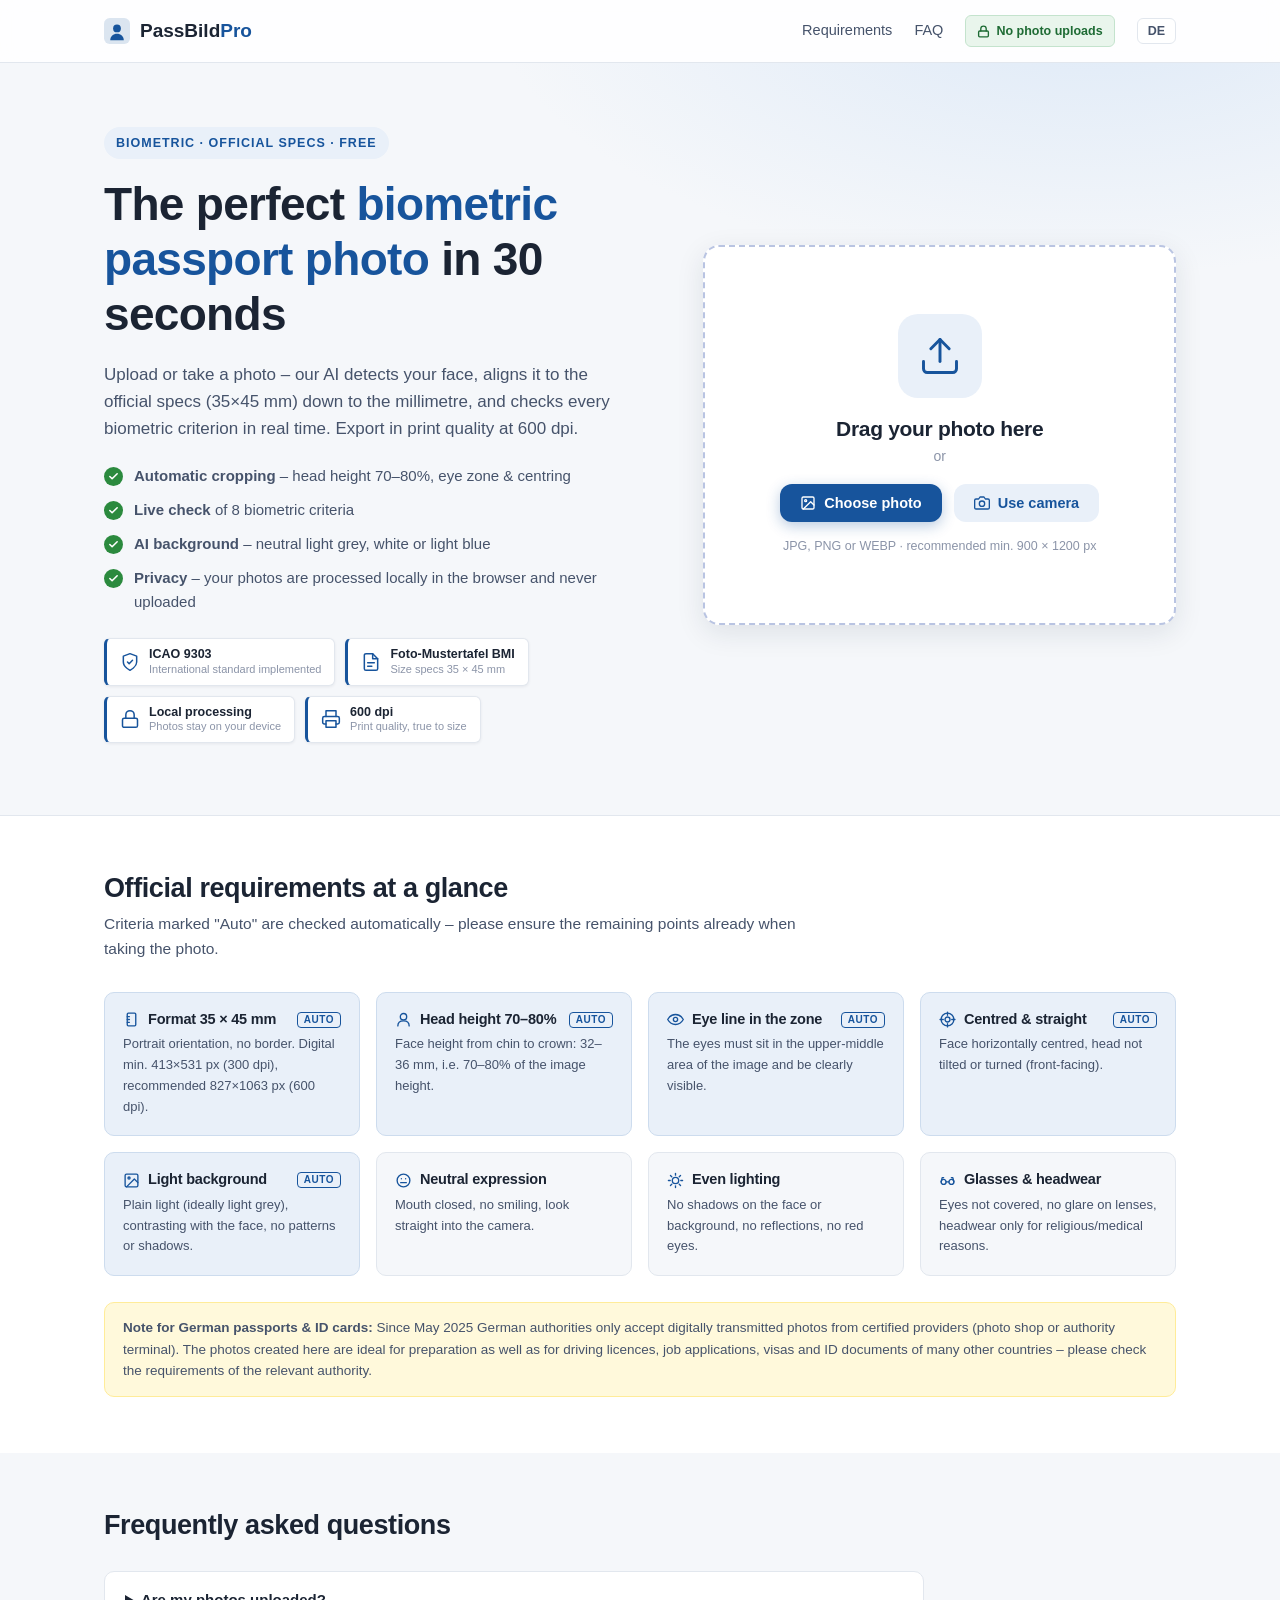
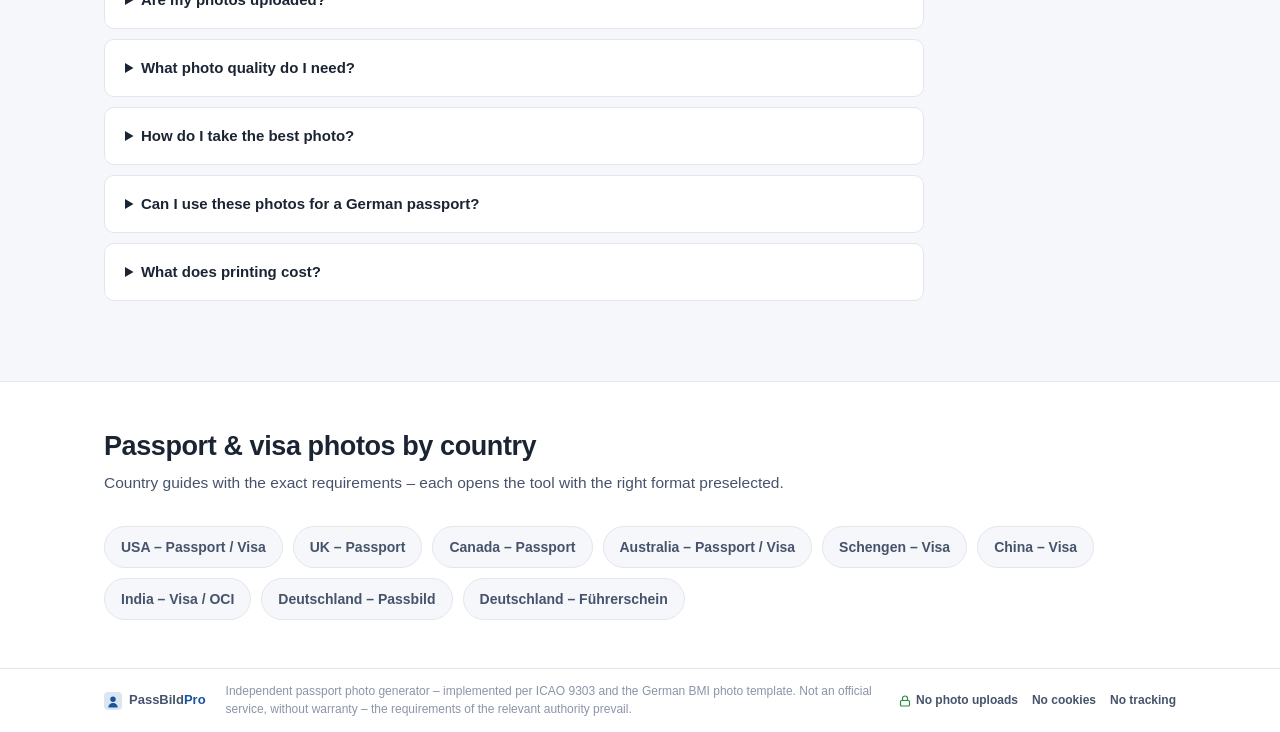
<file: index.html>
<!DOCTYPE html>
<html lang="de">
<head>
  <meta charset="UTF-8" />
  <meta name="viewport" content="width=device-width, initial-scale=1.0" />
  <title>PassBild Pro – Biometrische Passfotos online erstellen</title>
  <meta name="description" content="Erstellen Sie in Sekunden ein perfektes biometrisches Passbild (35×45 mm) mit automatischer KI-Gesichtserkennung, Live-Prüfung nach amtlichen Vorgaben und 600-dpi-Export – kostenlos und 100 % im Browser." />
  <meta property="og:title" content="PassBild Pro – Biometrische Passfotos online" />
  <meta property="og:description" content="Foto hochladen, KI richtet es biometrisch aus, Vorgaben werden live geprüft – Download in Druckqualität." />
  <meta property="og:type" content="website" />
  <link rel="icon" href="data:image/svg+xml,%3Csvg xmlns='http://www.w3.org/2000/svg' viewBox='0 0 100 100'%3E%3Crect width='100' height='100' rx='20' fill='%233b5bdb'/%3E%3Ccircle cx='50' cy='40' r='16' fill='white'/%3E%3Cpath d='M22 88c0-16 12.5-26 28-26s28 10 28 26' fill='white'/%3E%3C/svg%3E" />
  <link rel="stylesheet" href="css/style.css?v=7" />
</head>
<body>

  <header class="site-header">
    <div class="container header-inner">
      <div class="brand">
        <div class="brand-icon" aria-hidden="true">
          <svg viewBox="0 0 100 100" width="26" height="26"><rect width="100" height="100" rx="22" fill="currentColor" opacity="0.15"/><circle cx="50" cy="40" r="15" fill="currentColor"/><path d="M24 86c0-15 12-25 26-25s26 10 26 25" fill="currentColor"/></svg>
        </div>
        <span class="brand-name">PassBild<span class="brand-accent">Pro</span></span>
      </div>
      <nav class="header-nav">
        <a href="#anforderungen" data-en="Requirements">Anforderungen</a>
        <a href="#faq">FAQ</a>
        <span class="badge-privacy" title="Ihre Fotos verlassen niemals Ihr Gerät – die gesamte Bildverarbeitung läuft lokal im Browser.">
          <svg width="13" height="13" viewBox="0 0 24 24" fill="none" stroke="currentColor" stroke-width="2.5" stroke-linecap="round" stroke-linejoin="round"><rect x="3" y="11" width="18" height="11" rx="2"/><path d="M7 11V7a5 5 0 0 1 10 0v4"/></svg>
          <span data-en="No photo uploads">Keine Foto-Uploads</span>
        </span>
        <button class="lang-toggle" id="lang-toggle" type="button" aria-label="Switch to English">EN</button>
      </nav>
    </div>
  </header>

  <!-- ===================== HERO / UPLOAD ===================== -->
  <section class="hero" id="upload-section">
    <div class="container">
      <div class="hero-grid">
        <div class="hero-copy">
          <div class="hero-eyebrow" data-en="Biometric · Official specs · Free">Biometrisch · Amtliche Vorgaben · Kostenlos</div>
          <h1 data-en-html='The perfect <span class="grad-text">biometric passport photo</span> in 30 seconds'>Das perfekte <span class="grad-text">biometrische Passbild</span> in 30 Sekunden</h1>
          <p class="hero-sub" data-en="Upload or take a photo – our AI detects your face, aligns it to the official specs (35×45 mm) down to the millimetre, and checks every biometric criterion in real time. Export in print quality at 600 dpi.">
            Foto hochladen oder aufnehmen – unsere KI erkennt Ihr Gesicht, richtet es
            millimetergenau nach den amtlichen Vorgaben (35×45&nbsp;mm) aus und prüft
            alle biometrischen Kriterien in Echtzeit. Export in Druckqualität mit 600&nbsp;dpi.
          </p>
          <ul class="hero-points">
            <li data-en-html="<strong>Automatic cropping</strong> – head height 70–80%, eye zone &amp; centring"><strong>Automatischer Zuschnitt</strong> – Kopfhöhe 70–80&nbsp;%, Augenzone &amp; Zentrierung</li>
            <li data-en-html="<strong>Live check</strong> of 8 biometric criteria"><strong>Live-Prüfung</strong> von 8 biometrischen Kriterien</li>
            <li data-en-html="<strong>AI background</strong> – neutral light grey, white or light blue"><strong>KI-Hintergrund</strong> – neutral hellgrau, weiß oder hellblau</li>
            <li data-en-html="<strong>Privacy</strong> – your photos are processed locally in the browser and never uploaded"><strong>Datenschutz</strong> – Ihre Fotos werden lokal im Browser verarbeitet und nicht hochgeladen</li>
          </ul>
          <div class="trust-badges" aria-label="Qualitätsmerkmale">
            <span class="tbadge">
              <svg width="20" height="20" viewBox="0 0 24 24" fill="none" stroke="currentColor" stroke-width="1.8" stroke-linecap="round" stroke-linejoin="round"><path d="M12 22s8-4 8-10V5l-8-3-8 3v7c0 6 8 10 8 10z"/><polyline points="9 12 11 14 15 10"/></svg>
              <span class="tb-txt"><span class="tb-title">ICAO 9303</span><span class="tb-sub" data-en="International standard implemented">Internationaler Standard umgesetzt</span></span>
            </span>
            <span class="tbadge">
              <svg width="20" height="20" viewBox="0 0 24 24" fill="none" stroke="currentColor" stroke-width="1.8" stroke-linecap="round" stroke-linejoin="round"><path d="M14 2H6a2 2 0 0 0-2 2v16a2 2 0 0 0 2 2h12a2 2 0 0 0 2-2V8z"/><polyline points="14 2 14 8 20 8"/><line x1="8" y1="13" x2="16" y2="13"/><line x1="8" y1="17" x2="13" y2="17"/></svg>
              <span class="tb-txt"><span class="tb-title">Foto-Mustertafel BMI</span><span class="tb-sub" data-en="Size specs 35 × 45 mm">Maßvorgaben 35 × 45 mm</span></span>
            </span>
            <span class="tbadge">
              <svg width="20" height="20" viewBox="0 0 24 24" fill="none" stroke="currentColor" stroke-width="1.8" stroke-linecap="round" stroke-linejoin="round"><rect x="3" y="11" width="18" height="11" rx="2"/><path d="M7 11V7a5 5 0 0 1 10 0v4"/></svg>
              <span class="tb-txt"><span class="tb-title" data-en="Local processing">Lokale Verarbeitung</span><span class="tb-sub" data-en="Photos stay on your device">Fotos bleiben auf Ihrem Gerät</span></span>
            </span>
            <span class="tbadge">
              <svg width="20" height="20" viewBox="0 0 24 24" fill="none" stroke="currentColor" stroke-width="1.8" stroke-linecap="round" stroke-linejoin="round"><polyline points="6 9 6 2 18 2 18 9"/><path d="M6 18H4a2 2 0 0 1-2-2v-5a2 2 0 0 1 2-2h16a2 2 0 0 1 2 2v5a2 2 0 0 1-2 2h-2"/><rect x="6" y="14" width="12" height="8"/></svg>
              <span class="tb-txt"><span class="tb-title">600 dpi</span><span class="tb-sub" data-en="Print quality, true to size">Druckqualität mit Maßhaltigkeit</span></span>
            </span>
          </div>
        </div>

        <div class="upload-card" id="dropzone" tabindex="0" role="button" aria-label="Foto hochladen">
          <input type="file" id="file-input" accept="image/jpeg,image/png,image/webp,image/heic" hidden />
          <div class="upload-inner">
            <div class="upload-icon">
              <svg width="44" height="44" viewBox="0 0 24 24" fill="none" stroke="currentColor" stroke-width="1.6" stroke-linecap="round" stroke-linejoin="round"><path d="M21 15v4a2 2 0 0 1-2 2H5a2 2 0 0 1-2-2v-4"/><polyline points="17 8 12 3 7 8"/><line x1="12" y1="3" x2="12" y2="15"/></svg>
            </div>
            <h2 data-en="Drag your photo here">Foto hierher ziehen</h2>
            <p data-en="or">oder</p>
            <div class="upload-buttons">
              <button class="btn btn-primary" id="btn-choose" type="button">
                <svg width="16" height="16" viewBox="0 0 24 24" fill="none" stroke="currentColor" stroke-width="2" stroke-linecap="round" stroke-linejoin="round"><rect x="3" y="3" width="18" height="18" rx="2"/><circle cx="8.5" cy="8.5" r="1.5"/><path d="M21 15l-5-5L5 21"/></svg>
                <span data-en="Choose photo">Foto auswählen</span>
              </button>
              <button class="btn btn-secondary" id="btn-camera" type="button">
                <svg width="16" height="16" viewBox="0 0 24 24" fill="none" stroke="currentColor" stroke-width="2" stroke-linecap="round" stroke-linejoin="round"><path d="M23 19a2 2 0 0 1-2 2H3a2 2 0 0 1-2-2V8a2 2 0 0 1 2-2h4l2-3h6l2 3h4a2 2 0 0 1 2 2z"/><circle cx="12" cy="13" r="4"/></svg>
                <span data-en="Use camera">Kamera nutzen</span>
              </button>
            </div>
            <p class="upload-hint" data-en-html="JPG, PNG or WEBP · recommended min. 900 × 1200 px">JPG, PNG oder WEBP · empfohlen mind. 900&nbsp;×&nbsp;1200&nbsp;px</p>
          </div>
          <div class="upload-loading" id="upload-loading" hidden>
            <div class="spinner"></div>
            <p id="loading-text">Bild wird analysiert …</p>
          </div>
        </div>
      </div>
    </div>
  </section>

  <!-- ===================== EDITOR ===================== -->
  <section class="editor-section" id="editor-section" hidden>
    <div class="container">
      <div class="section-head">
        <h2 data-en-html='<span class="step-num">2</span> Align &amp; check'><span class="step-num">2</span> Ausrichten &amp; prüfen</h2>
        <p data-en="The AI has positioned your photo automatically. Fine-tune by dragging, scrolling or using the sliders – the guide shows the allowed zones.">Die KI hat Ihr Foto automatisch positioniert. Feinjustierung per Ziehen, Mausrad oder Regler – die Schablone zeigt die zulässigen Zonen.</p>
      </div>

      <div class="editor-grid">
        <!-- Canvas / preview -->
        <div class="editor-canvas-col">
          <div class="canvas-frame">
            <canvas id="preview-canvas" width="700" height="900" aria-label="Passbild-Vorschau mit biometrischer Schablone"></canvas>
            <div class="canvas-legend">
              <span><i class="lg lg-eye"></i> <span data-en="Eye zone">Augenzone</span></span>
              <span><i class="lg lg-face"></i> <span data-en="Chin / crown">Kinn / Scheitel</span></span>
              <span><i class="lg lg-center"></i> <span data-en="Centre line">Mittelachse</span></span>
            </div>
          </div>
          <div class="canvas-toolbar">
            <button class="btn btn-ghost" id="btn-auto" type="button" title="Auto biometric alignment">
              <svg width="15" height="15" viewBox="0 0 24 24" fill="none" stroke="currentColor" stroke-width="2" stroke-linecap="round" stroke-linejoin="round"><path d="M12 2v4M12 18v4M2 12h4M18 12h4"/><circle cx="12" cy="12" r="4"/></svg>
              <span data-en="Auto-align">Auto-Ausrichtung</span>
            </button>
            <button class="btn btn-ghost" id="btn-overlay" type="button" aria-pressed="true">Schablone: an</button>
            <button class="btn btn-ghost" id="btn-new" type="button" data-en="Other photo">Anderes Foto</button>
          </div>
        </div>

        <!-- Controls -->
        <div class="editor-controls-col">

          <div class="panel">
            <h3 data-en="Format">Format</h3>
            <select id="format-select" class="select" aria-label="Dokumentformat wählen"></select>
            <p class="panel-hint" id="format-hint"></p>
          </div>

          <div class="panel">
            <h3 data-en="Fine-tuning">Feinjustierung</h3>
            <label class="slider-label" for="zoom-slider"><span data-en="Zoom">Zoom</span> <span id="zoom-value"></span></label>
            <input type="range" id="zoom-slider" min="0" max="100" value="50" step="0.5" />
            <label class="slider-label" for="rotate-slider"><span data-en="Rotation">Drehung</span> <span id="rotate-value">0°</span></label>
            <input type="range" id="rotate-slider" min="-10" max="10" value="0" step="0.2" />
            <p class="panel-hint" data-en="Tip: drag the image right in the preview, scroll to zoom.">Tipp: Bild direkt in der Vorschau verschieben, Mausrad zum Zoomen.</p>
          </div>

          <div class="panel">
            <h3><span data-en="Background">Hintergrund</span> <span class="tag-ki">KI</span></h3>
            <div class="bg-options" role="group" aria-label="Hintergrundfarbe">
              <button class="bg-chip bg-original active" id="bg-original" type="button" data-bg="original" title="Keep original">Original</button>
              <button class="bg-chip" type="button" data-bg="#f2f2f2" title="Light grey (official recommendation)"><span class="bg-dot" style="background:#f2f2f2"></span><span data-en="Light grey">Hellgrau</span></button>
              <button class="bg-chip" type="button" data-bg="#ffffff" title="White (e.g. US visa)"><span class="bg-dot" style="background:#ffffff"></span><span data-en="White">Weiß</span></button>
              <button class="bg-chip" type="button" data-bg="#dbe9f4" title="Light blue"><span class="bg-dot" style="background:#dbe9f4"></span><span data-en="Light blue">Hellblau</span></button>
            </div>
            <p class="panel-hint" id="bg-hint" data-en="Removes the background with AI right in your browser and replaces it with an officially acceptable, plain light surface. On first use the AI model is downloaded once (several MB) – your photo stays on your device.">Entfernt den Hintergrund per KI direkt im Browser und ersetzt ihn durch eine amtlich zulässige, einfarbig helle Fläche. Beim ersten Einsatz wird einmalig das KI-Modell heruntergeladen (mehrere MB) – Ihr Foto bleibt dabei auf Ihrem Gerät.</p>
            <div class="bg-progress" id="bg-progress" hidden><div class="spinner spinner-sm"></div><span data-en="AI model working …">KI-Modell arbeitet …</span></div>
          </div>

          <div class="panel panel-checks">
            <h3><span data-en="Biometric check">Biometrische Prüfung</span> <span class="score-badge" id="score-badge">–</span></h3>
            <ul class="check-list" id="check-list"></ul>
          </div>
        </div>
      </div>
    </div>
  </section>

  <!-- ===================== EXPORT ===================== -->
  <section class="export-section" id="export-section" hidden>
    <div class="container">
      <div class="section-head">
        <h2 data-en-html='<span class="step-num">3</span> Download'><span class="step-num">3</span> Herunterladen</h2>
        <p data-en="Export in print quality. The dpi value is embedded in the file so the image prints at exactly the right size.">Export in Druckqualität. Die dpi-Angabe wird in die Datei eingebettet, damit das Bild exakt in der richtigen Größe gedruckt wird.</p>
      </div>
      <div class="export-grid">
        <div class="export-card">
          <div class="export-thumb export-thumb-single" id="export-thumb-single"></div>
          <h3 data-en="Single photo">Einzelbild</h3>
          <p id="export-single-desc">35 × 45 mm · 827 × 1063 px · 600 dpi · JPG</p>
          <button class="btn btn-primary btn-block" id="btn-download-single" type="button">
            <svg width="16" height="16" viewBox="0 0 24 24" fill="none" stroke="currentColor" stroke-width="2" stroke-linecap="round" stroke-linejoin="round"><path d="M21 15v4a2 2 0 0 1-2 2H5a2 2 0 0 1-2-2v-4"/><polyline points="7 10 12 15 17 10"/><line x1="12" y1="15" x2="12" y2="3"/></svg>
            <span data-en="Download HD">HD herunterladen</span>
          </button>
        </div>
        <div class="export-card">
          <div class="export-thumb export-thumb-sheet" id="export-thumb-sheet"></div>
          <h3 data-en="Print sheet 10 × 15 cm">Druckbogen 10 × 15 cm</h3>
          <p>4 Passbilder mit Schnittmarken – im Drogeriemarkt oder Fotolabor als normales 10×15-Foto (ca. 0,10–0,25 €) ausdrucken lassen.</p>
          <button class="btn btn-secondary btn-block" id="btn-download-sheet" type="button">
            <svg width="16" height="16" viewBox="0 0 24 24" fill="none" stroke="currentColor" stroke-width="2" stroke-linecap="round" stroke-linejoin="round"><polyline points="6 9 6 2 18 2 18 9"/><path d="M6 18H4a2 2 0 0 1-2-2v-5a2 2 0 0 1 2-2h16a2 2 0 0 1 2 2v5a2 2 0 0 1-2 2h-2"/><rect x="6" y="14" width="12" height="8"/></svg>
            <span data-en="Download print sheet">Druckbogen herunterladen</span>
          </button>
        </div>
      </div>
      <p class="export-warning" id="export-warning" hidden></p>
    </div>
  </section>

  <!-- ===================== REQUIREMENTS ===================== -->
  <section class="req-section" id="anforderungen">
    <div class="container">
      <div class="section-head">
        <h2 data-en="Official requirements at a glance">Amtliche Anforderungen im Überblick</h2>
        <p data-en="Criteria marked &quot;Auto&quot; are checked automatically – please ensure the remaining points already when taking the photo.">Kriterien mit der Kennzeichnung „Auto" prüft das Tool automatisch – die übrigen Punkte stellen Sie bitte bereits bei der Aufnahme sicher.</p>
      </div>
      <div class="req-grid">
        <div class="req-card req-auto"><h4><svg width="17" height="17" viewBox="0 0 24 24" fill="none" stroke="currentColor" stroke-width="1.9" stroke-linecap="round" stroke-linejoin="round"><rect x="6" y="3" width="12" height="18" rx="1.5"/><line x1="6" y1="8" x2="9" y2="8"/><line x1="6" y1="12" x2="9" y2="12"/><line x1="6" y1="16" x2="9" y2="16"/></svg><span data-en-html="Format 35 × 45 mm">Format 35 × 45 mm</span><span class="req-tag">Auto</span></h4><p data-en="Portrait orientation, no border. Digital min. 413×531 px (300 dpi), recommended 827×1063 px (600 dpi).">Hochformat ohne Rand. Digital mind. 413×531 px (300 dpi), empfohlen 827×1063 px (600 dpi).</p></div>
        <div class="req-card req-auto"><h4><svg width="17" height="17" viewBox="0 0 24 24" fill="none" stroke="currentColor" stroke-width="1.9" stroke-linecap="round" stroke-linejoin="round"><circle cx="12" cy="8" r="4.5"/><path d="M4 21c0-4.5 3.5-7 8-7s8 2.5 8 7"/></svg><span data-en-html="Head height 70–80%">Kopfhöhe 70–80 %</span><span class="req-tag">Auto</span></h4><p data-en="Face height from chin to crown: 32–36 mm, i.e. 70–80% of the image height.">Gesichtshöhe von Kinn bis Scheitel: 32–36 mm, also 70–80 % der Bildhöhe.</p></div>
        <div class="req-card req-auto"><h4><svg width="17" height="17" viewBox="0 0 24 24" fill="none" stroke="currentColor" stroke-width="1.9" stroke-linecap="round" stroke-linejoin="round"><path d="M1 12s4-7 11-7 11 7 11 7-4 7-11 7-11-7-11-7z"/><circle cx="12" cy="12" r="3"/></svg><span data-en-html="Eye line in the zone">Augenlinie in der Zone</span><span class="req-tag">Auto</span></h4><p data-en="The eyes must sit in the upper-middle area of the image and be clearly visible.">Die Augen müssen im mittleren oberen Bereich des Bildes liegen und klar erkennbar sein.</p></div>
        <div class="req-card req-auto"><h4><svg width="17" height="17" viewBox="0 0 24 24" fill="none" stroke="currentColor" stroke-width="1.9" stroke-linecap="round" stroke-linejoin="round"><circle cx="12" cy="12" r="9"/><circle cx="12" cy="12" r="3.5"/><line x1="12" y1="1.5" x2="12" y2="6"/><line x1="12" y1="18" x2="12" y2="22.5"/><line x1="1.5" y1="12" x2="6" y2="12"/><line x1="18" y1="12" x2="22.5" y2="12"/></svg><span data-en-html="Centred &amp; straight">Zentriert &amp; gerade</span><span class="req-tag">Auto</span></h4><p data-en="Face horizontally centred, head not tilted or turned (front-facing).">Gesicht horizontal mittig, Kopf nicht geneigt oder gedreht (Frontalaufnahme).</p></div>
        <div class="req-card req-auto"><h4><svg width="17" height="17" viewBox="0 0 24 24" fill="none" stroke="currentColor" stroke-width="1.9" stroke-linecap="round" stroke-linejoin="round"><rect x="3" y="3" width="18" height="18" rx="2"/><circle cx="8.5" cy="8.5" r="1.5"/><path d="M21 15l-5-5L5 21"/></svg><span data-en-html="Light background">Heller Hintergrund</span><span class="req-tag">Auto</span></h4><p data-en="Plain light (ideally light grey), contrasting with the face, no patterns or shadows.">Einfarbig hell (ideal hellgrau), kontrastreich zum Gesicht, ohne Muster und Schatten.</p></div>
        <div class="req-card"><h4><svg width="17" height="17" viewBox="0 0 24 24" fill="none" stroke="currentColor" stroke-width="1.9" stroke-linecap="round" stroke-linejoin="round"><circle cx="12" cy="12" r="9"/><line x1="8" y1="15" x2="16" y2="15"/><line x1="9" y1="9.5" x2="9.01" y2="9.5"/><line x1="15" y1="9.5" x2="15.01" y2="9.5"/></svg><span data-en="Neutral expression">Neutraler Ausdruck</span></h4><p data-en="Mouth closed, no smiling, look straight into the camera.">Mund geschlossen, nicht lächeln, direkt in die Kamera blicken.</p></div>
        <div class="req-card"><h4><svg width="17" height="17" viewBox="0 0 24 24" fill="none" stroke="currentColor" stroke-width="1.9" stroke-linecap="round" stroke-linejoin="round"><circle cx="12" cy="12" r="4.5"/><line x1="12" y1="2" x2="12" y2="4.5"/><line x1="12" y1="19.5" x2="12" y2="22"/><line x1="4.9" y1="4.9" x2="6.7" y2="6.7"/><line x1="17.3" y1="17.3" x2="19.1" y2="19.1"/><line x1="2" y1="12" x2="4.5" y2="12"/><line x1="19.5" y1="12" x2="22" y2="12"/><line x1="4.9" y1="19.1" x2="6.7" y2="17.3"/><line x1="17.3" y1="6.7" x2="19.1" y2="4.9"/></svg><span data-en="Even lighting">Gleichmäßiges Licht</span></h4><p data-en="No shadows on the face or background, no reflections, no red eyes.">Keine Schatten im Gesicht oder auf dem Hintergrund, keine Reflexionen, keine roten Augen.</p></div>
        <div class="req-card"><h4><svg width="17" height="17" viewBox="0 0 24 24" fill="none" stroke="currentColor" stroke-width="1.9" stroke-linecap="round" stroke-linejoin="round"><circle cx="6.5" cy="14" r="3.5"/><circle cx="17.5" cy="14" r="3.5"/><path d="M10 14h4"/><path d="M3 14l1.5-6h2M21 14l-1.5-6h-2"/></svg><span data-en-html="Glasses &amp; headwear">Brille &amp; Kopfbedeckung</span></h4><p data-en="Eyes not covered, no glare on lenses, headwear only for religious/medical reasons.">Augen nicht verdeckt, keine Spiegelungen auf Gläsern, Kopfbedeckung nur aus religiösen/medizinischen Gründen.</p></div>
      </div>
      <div class="notice">
        <span data-en-html="<strong>Note for German passports &amp; ID cards:</strong> Since May 2025 German authorities only accept digitally transmitted photos from certified providers (photo shop or authority terminal). The photos created here are ideal for preparation as well as for driving licences, job applications, visas and ID documents of many other countries – please check the requirements of the relevant authority."><strong>Hinweis für deutsche Pässe &amp; Personalausweise:</strong> Seit Mai 2025 akzeptieren deutsche Behörden nur noch digital übermittelte Fotos von zertifizierten Anbietern (Fotofachgeschäft oder Behörden-Terminal). Die hier erstellten Bilder eignen sich hervorragend zur Vorbereitung sowie für Führerschein, Bewerbungen, Visa und Ausweisdokumente vieler anderer Länder – bitte prüfen Sie die Vorgaben der jeweiligen Behörde.</span>
      </div>
    </div>
  </section>

  <!-- ===================== FAQ ===================== -->
  <section class="faq-section" id="faq">
    <div class="container">
      <div class="section-head"><h2 data-en="Frequently asked questions">Häufige Fragen</h2></div>
      <details><summary data-en="Are my photos uploaded?">Werden meine Fotos hochgeladen?</summary><p data-en="No. Face detection, cropping and background removal run entirely locally in your browser (WebAssembly). Your photo never leaves your device. For transparency: the optional AI background removal downloads the AI model (program data, several MB) once from a content delivery network on first use – only program files are received, your images are never sent.">Nein. Gesichtserkennung, Zuschnitt und Hintergrundentfernung laufen vollständig lokal in Ihrem Browser (WebAssembly). Ihr Foto verlässt Ihr Gerät zu keinem Zeitpunkt. Zur Transparenz: Die optionale KI-Hintergrundentfernung lädt beim ersten Einsatz einmalig das KI-Modell (Programmdaten, mehrere MB) von einem Content-Delivery-Netzwerk herunter – dabei werden nur Programmdateien empfangen, niemals Ihre Bilder versendet.</p></details>
      <details><summary data-en="What photo quality do I need?">Welche Fotoqualität brauche ich?</summary><p data-en="The source photo should be sharp and well exposed. For 600 dpi print quality the face crop should be at least approx. 830×1060 pixels – modern smartphone photos easily meet this. Keep some distance when shooting (1.5–2 m) and leave space around the head.">Das Ausgangsfoto sollte scharf und gut belichtet sein. Für 600 dpi Druckqualität sollte der Gesichtsausschnitt mindestens ca. 830×1060 Pixel groß sein – moderne Smartphone-Fotos erfüllen das problemlos. Halten Sie bei der Aufnahme etwas Abstand (1,5–2 m) und lassen Sie Platz um den Kopf.</p></details>
      <details><summary data-en="How do I take the best photo?">Wie fotografiere ich am besten?</summary><p data-en="Daylight from the front (e.g. standing by a window), a plain light wall about 1 m behind you (avoids shadows), camera at eye level, neutral expression, mouth closed.">Tageslicht von vorn (z. B. vor einem Fenster stehend), einfarbige helle Wand mit ca. 1 m Abstand dahinter (vermeidet Schatten), Kamera auf Augenhöhe, neutraler Blick, Mund geschlossen.</p></details>
      <details><summary data-en="Can I use these photos for a German passport?">Kann ich die Bilder für den deutschen Reisepass verwenden?</summary><p data-en="Since May 2025 German passport/ID authorities require digitally transmitted photos from certified providers. For driving licences, many visa applications and documents of other countries, self-created biometric photos are still accepted.">Deutsche Pass- und Ausweisbehörden verlangen seit Mai 2025 digital übermittelte Fotos zertifizierter Anbieter. Für Führerschein, viele Visa-Anträge und Dokumente anderer Länder sind selbst erstellte biometrische Fotos weiterhin zulässig.</p></details>
      <details><summary data-en="What does printing cost?">Was kostet der Ausdruck?</summary><p data-en="Download the 10×15 cm print sheet and have it printed as a normal photo at a drugstore or photo lab – usually €0.10–0.25. Then cut along the cut marks: several passport photos for a few cents.">Laden Sie den 10×15-Druckbogen herunter und lassen Sie ihn als normales Foto im Drogeriemarkt oder Fotolabor drucken – meist 0,10–0,25 €. Anschließend entlang der Schnittmarken schneiden: 4 Passbilder für wenige Cent.</p></details>
    </div>
  </section>

  <!-- ===================== LÄNDER-LINKS (SEO) ===================== -->
  <section class="country-section">
    <div class="container">
      <div class="section-head">
        <h2 data-en="Passport &amp; visa photos by country" data-en-html="Passport &amp; visa photos by country">Passbilder &amp; Visafotos nach Land</h2>
        <p data-en="Country guides with the exact requirements – each opens the tool with the right format preselected.">Länder-Anleitungen mit den exakten Vorgaben – jede öffnet das Tool mit vorgewähltem Format.</p>
      </div>
      <div class="country-links">
        <a href="/us-passport-photo">USA – Passport / Visa</a>
        <a href="/uk-passport-photo">UK – Passport</a>
        <a href="/canada-passport-photo">Canada – Passport</a>
        <a href="/australia-passport-photo">Australia – Passport / Visa</a>
        <a href="/schengen-visa-photo">Schengen – Visa</a>
        <a href="/china-visa-photo">China – Visa</a>
        <a href="/india-visa-photo">India – Visa / OCI</a>
        <a href="/biometrisches-passbild">Deutschland – Passbild</a>
        <a href="/fuehrerschein-foto">Deutschland – Führerschein</a>
      </div>
    </div>
  </section>

  <footer class="site-footer">
    <div class="container footer-inner">
      <div class="footer-brand">
        <svg viewBox="0 0 100 100" width="18" height="18" aria-hidden="true"><rect width="100" height="100" rx="22" fill="currentColor" opacity="0.15"/><circle cx="50" cy="40" r="15" fill="currentColor"/><path d="M24 86c0-15 12-25 26-25s26 10 26 25" fill="currentColor"/></svg>
        <span>PassBild<b>Pro</b></span>
      </div>
      <p class="footer-meta" data-en="Independent passport photo generator – implemented per ICAO 9303 and the German BMI photo template. Not an official service, without warranty – the requirements of the relevant authority prevail.">
        Unabhängiger Passbild-Generator – umgesetzt nach ICAO&nbsp;9303 und der Foto-Mustertafel des BMI.
        Kein amtliches Angebot, ohne Gewähr – maßgeblich sind die Vorgaben der zuständigen Behörde.
      </p>
      <div class="footer-tags">
        <span><svg width="12" height="12" viewBox="0 0 24 24" fill="none" stroke="currentColor" stroke-width="2.4" stroke-linecap="round" stroke-linejoin="round"><rect x="3" y="11" width="18" height="11" rx="2"/><path d="M7 11V7a5 5 0 0 1 10 0v4"/></svg><span data-en="No photo uploads">Keine Foto-Uploads</span></span>
        <span data-en="No cookies">Keine Cookies</span>
        <span data-en="No tracking">Kein Tracking</span>
      </div>
    </div>
  </footer>

  <!-- Camera modal -->
  <div class="modal" id="camera-modal" hidden>
    <div class="modal-box">
      <h3 data-en="Take a photo">Foto aufnehmen</h3>
      <div class="camera-wrap">
        <video id="camera-video" autoplay playsinline muted></video>
        <div class="camera-guide" aria-hidden="true"></div>
      </div>
      <p class="panel-hint" data-en="Camera at eye level, face inside the frame, neutral expression.">Kamera auf Augenhöhe, Gesicht in den Rahmen, neutraler Blick.</p>
      <div class="modal-actions">
        <button class="btn btn-secondary" id="btn-camera-cancel" type="button" data-en="Cancel">Abbrechen</button>
        <button class="btn btn-primary" id="btn-camera-shoot" type="button" data-en="Capture">Aufnehmen</button>
      </div>
    </div>
  </div>

  <!-- Paywall -->
  <div class="modal" id="paywall-modal" hidden>
    <div class="modal-box pay-box">
      <div class="pay-head">
        <div class="pay-badge" data-en="HD without watermark">HD ohne Wasserzeichen</div>
        <h3 data-en="Unlock your finished photo">Fertiges Passbild freischalten</h3>
        <p class="pay-lead" data-en="Your preview is checked and ready. Unlock the download in full print quality (600 dpi, no watermark) – one-time, no subscription.">Deine Vorschau ist geprüft und fertig. Schalte den Download in voller Druckqualität (600&nbsp;dpi, ohne Wasserzeichen) frei – einmalig, kein Abo.</p>
      </div>
      <ul class="pay-list">
        <li data-en-html="Single photo <strong>and</strong> print sheet (multiple photos) included">Einzelbild <strong>und</strong> Druckbogen (mehrere Bilder) enthalten</li>
        <li data-en="600 dpi, exactly to size – to upload or print">600 dpi, exakt maßhaltig – zum Hochladen oder Ausdrucken</li>
        <li data-en="All country formats · instant download">Alle Länderformate · sofort per Download</li>
      </ul>
      <button class="btn btn-primary btn-block pay-buy" id="pay-buy" type="button">
        <span data-en="Unlock HD –">HD freischalten –</span> <span id="pay-price">2,99 €</span>
      </button>
      <button class="btn btn-ghost btn-block" id="pay-preview" type="button" data-en="Load free watermarked preview first">Zuerst Gratis-Vorschau mit Wasserzeichen laden</button>
      <p class="pay-demo-note" id="pay-demo-note" hidden data-en="Demo mode active – no Stripe payment link is configured yet, so it unlocks without a real payment.">Demo-Modus aktiv – es ist noch kein Stripe-Zahlungslink hinterlegt, daher wird ohne echte Zahlung freigeschaltet.</p>
      <button class="pay-close" id="pay-cancel" type="button" aria-label="Close" data-en="Cancel">Abbrechen</button>
    </div>
  </div>

  <div class="toast" id="toast" hidden></div>

  <script type="module" src="js/app.js?v=7"></script>
</body>
</html>
</file>
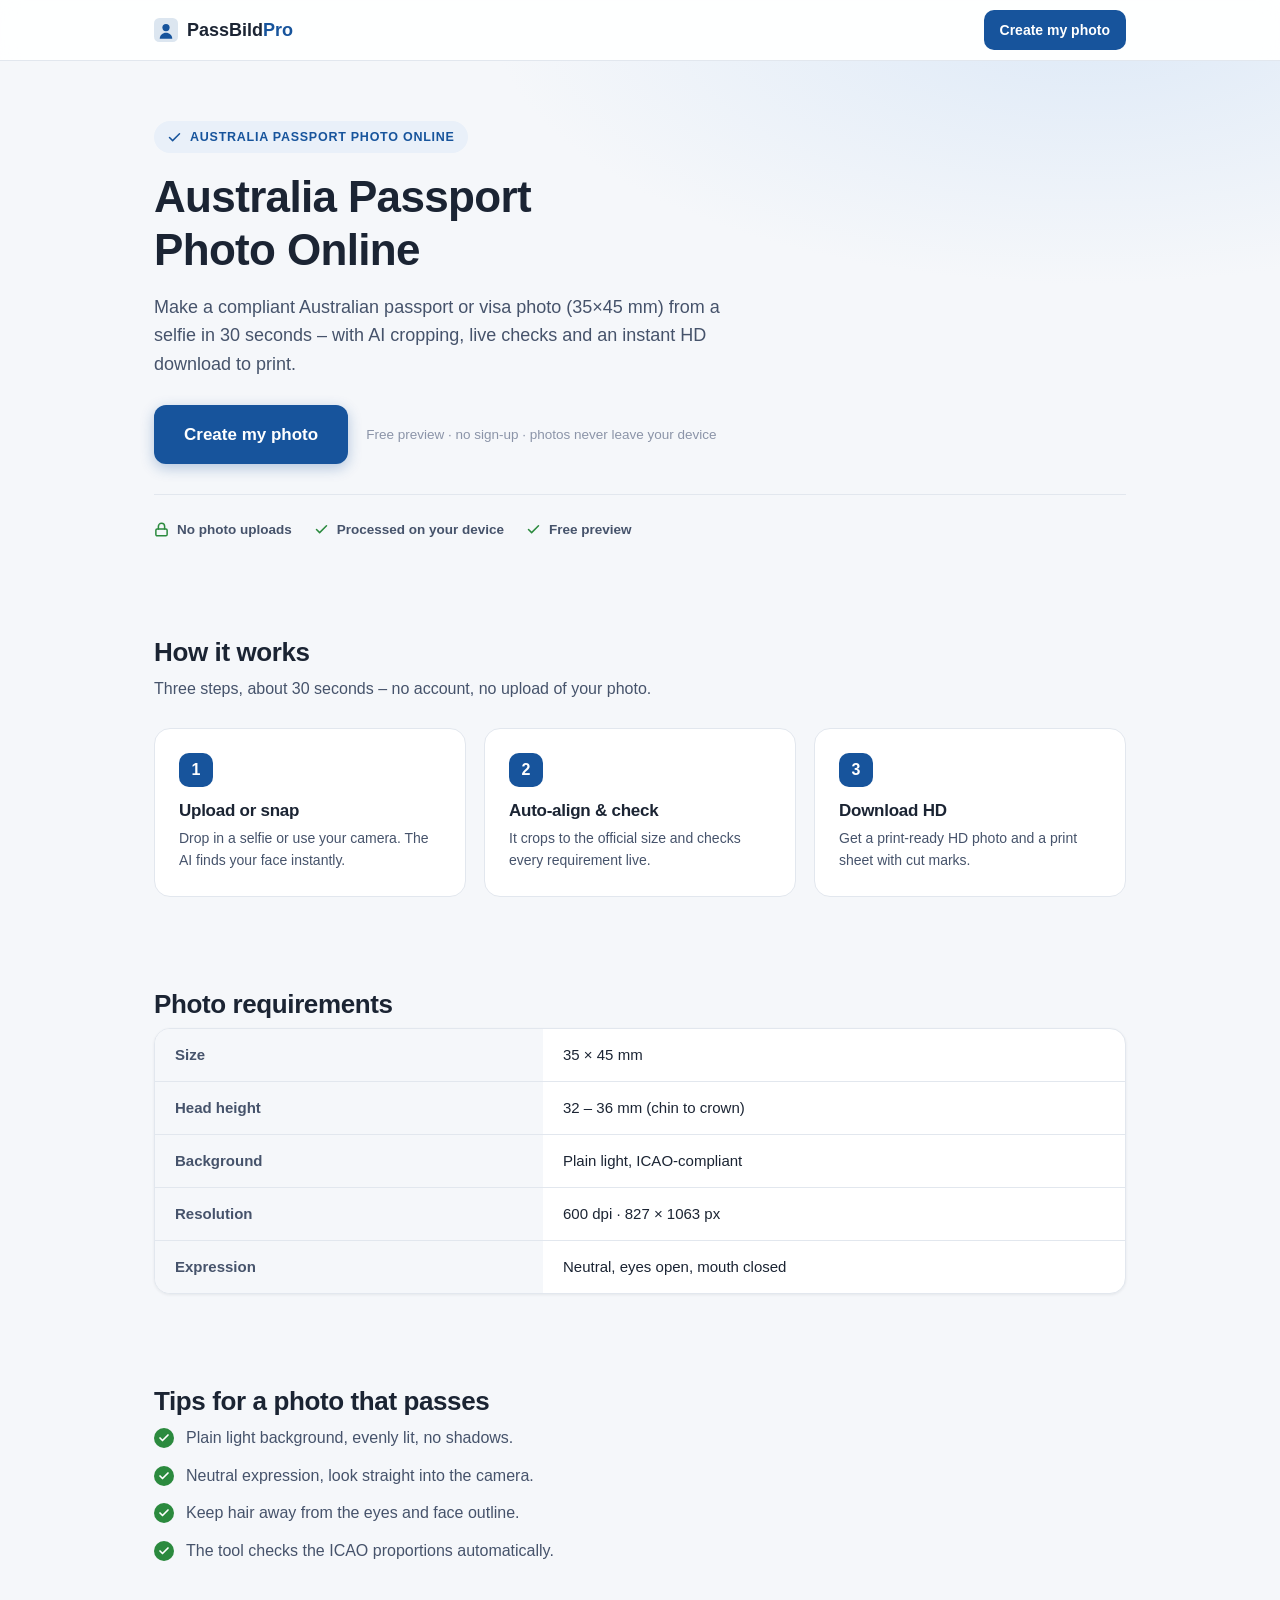
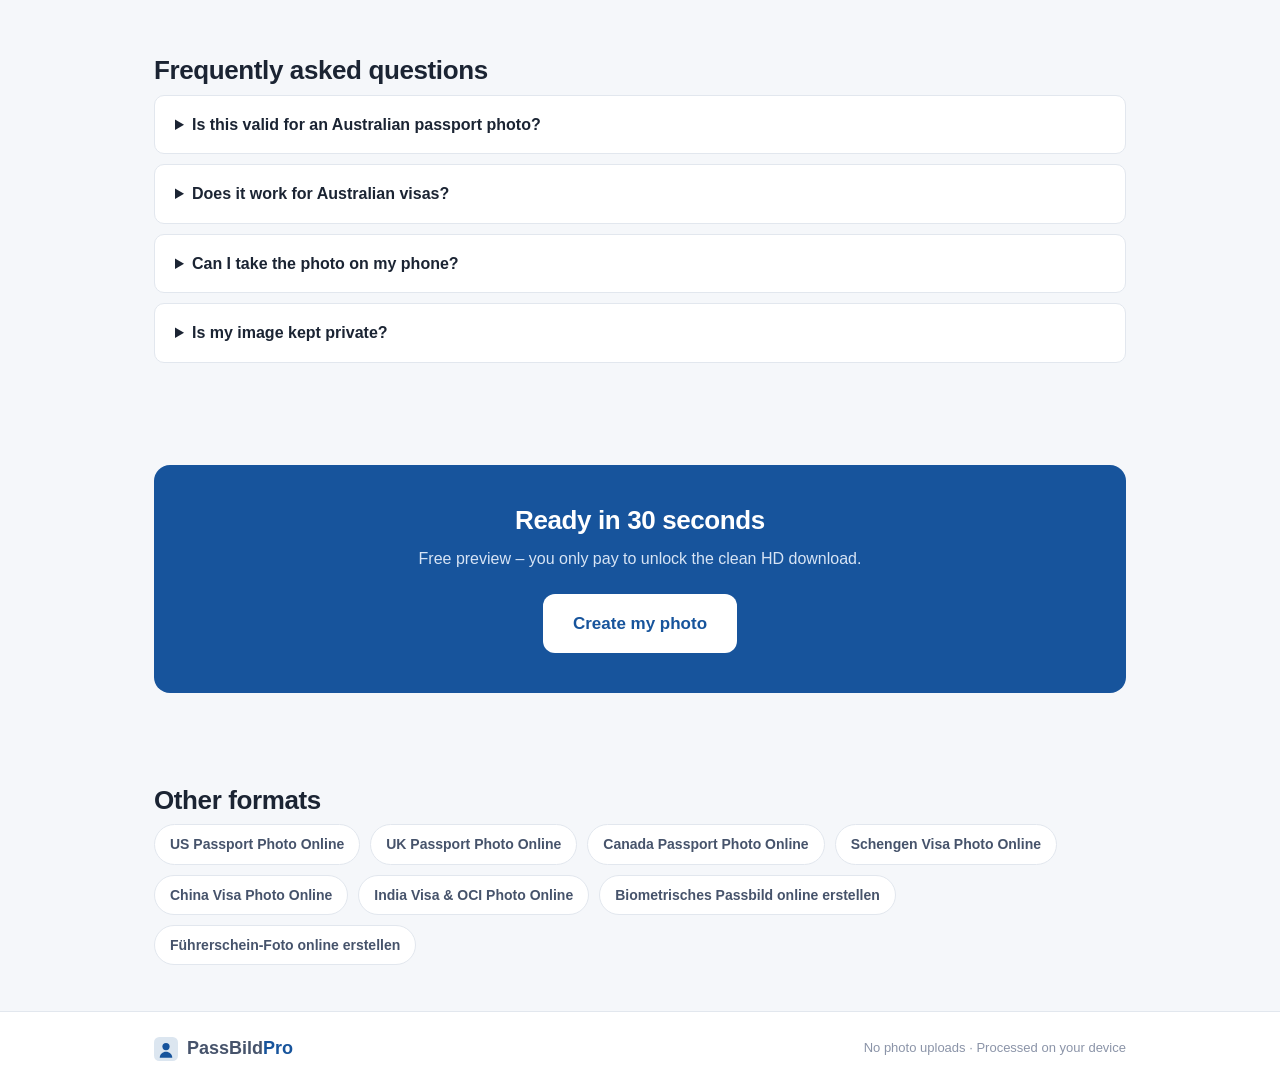
<file: australia-passport-photo.html>
<!DOCTYPE html>
<html lang="en">
<head>
  <meta charset="UTF-8" />
  <meta name="viewport" content="width=device-width, initial-scale=1.0" />
  <title>Australia Passport Photo Online – 35x45 mm, Compliant in 30 Seconds</title>
  <meta name="description" content="Create a compliant Australia passport or visa photo online (35x45 mm). AI auto-crop, live requirement check and instant printable HD download." />
  <link rel="canonical" href="https://passport-photo-five.vercel.app/australia-passport-photo" />
  <meta property="og:type" content="website" />
  <meta property="og:title" content="Australia Passport Photo Online – 35x45 mm, Compliant in 30 Seconds" />
  <meta property="og:description" content="Create a compliant Australia passport or visa photo online (35x45 mm). AI auto-crop, live requirement check and instant printable HD download." />
  <meta property="og:url" content="https://passport-photo-five.vercel.app/australia-passport-photo" />
  <meta name="robots" content="index, follow" />
  <link rel="icon" href="data:image/svg+xml,%3Csvg xmlns='http://www.w3.org/2000/svg' viewBox='0 0 100 100'%3E%3Crect width='100' height='100' rx='20' fill='%2317549c'/%3E%3Ccircle cx='50' cy='40' r='16' fill='white'/%3E%3Cpath d='M22 88c0-16 12.5-26 28-26s28 10 28 26' fill='white'/%3E%3C/svg%3E" />
  <link rel="stylesheet" href="/css/landing.css" />
  <script type="application/ld+json">{"@context": "https://schema.org", "@type": "FAQPage", "mainEntity": [{"@type": "Question", "name": "Is this valid for an Australian passport photo?", "acceptedAnswer": {"@type": "Answer", "text": "It produces a photo to the 35×45 mm ICAO specification used by Australia. You can print it and have it verified as required."}}, {"@type": "Question", "name": "Does it work for Australian visas?", "acceptedAnswer": {"@type": "Answer", "text": "Yes, the same 35×45 mm biometric specification applies to most Australian visa photos."}}, {"@type": "Question", "name": "Can I take the photo on my phone?", "acceptedAnswer": {"@type": "Answer", "text": "Yes – a modern smartphone photo has more than enough resolution. Keep some distance and good front light."}}, {"@type": "Question", "name": "Is my image kept private?", "acceptedAnswer": {"@type": "Answer", "text": "Yes, all processing is local to your browser."}}]}</script>
  <script type="application/ld+json">{"@context": "https://schema.org", "@type": "BreadcrumbList", "itemListElement": [{"@type": "ListItem", "position": 1, "name": "Home", "item": "https://passport-photo-five.vercel.app/"}, {"@type": "ListItem", "position": 2, "name": "Australia Passport Photo Online", "item": "https://passport-photo-five.vercel.app/australia-passport-photo"}]}</script>
</head>
<body>
  <header class="lp-header">
    <div class="container">
      <a class="lp-brand" href="/"><svg viewBox="0 0 100 100" width="24" height="24" aria-hidden="true"><rect width="100" height="100" rx="22" fill="currentColor" opacity="0.15"/><circle cx="50" cy="40" r="15" fill="currentColor"/><path d="M24 86c0-15 12-25 26-25s26 10 26 25" fill="currentColor"/></svg><span>PassBild<b>Pro</b></span></a>
      <a class="lp-header-cta" href="/?format=au#upload-section">Create my photo</a>
    </div>
  </header>

  <section class="lp-hero">
    <div class="container">
      <div class="lp-eyebrow"><svg width="15" height="15" viewBox="0 0 24 24" fill="none" stroke="currentColor" stroke-width="2.4" stroke-linecap="round" stroke-linejoin="round"><polyline points="20 6 9 17 4 12"/></svg> Australia Passport Photo Online</div>
      <h1>Australia Passport Photo Online</h1>
      <p class="lead">Make a compliant Australian passport or visa photo (35×45 mm) from a selfie in 30 seconds – with AI cropping, live checks and an instant HD download to print.</p>
      <div class="lp-cta-row">
        <a class="btn btn-primary btn-lg" href="/?format=au#upload-section">Create my photo</a>
        <span class="lp-cta-note">Free preview · no sign-up · photos never leave your device</span>
      </div>
      <div class="lp-trust">
        <span><svg width="15" height="15" viewBox="0 0 24 24" fill="none" stroke="currentColor" stroke-width="2.4" stroke-linecap="round" stroke-linejoin="round"><rect x="3" y="11" width="18" height="11" rx="2"/><path d="M7 11V7a5 5 0 0 1 10 0v4"/></svg> No photo uploads</span>
        <span><svg width="15" height="15" viewBox="0 0 24 24" fill="none" stroke="currentColor" stroke-width="2.4" stroke-linecap="round" stroke-linejoin="round"><polyline points="20 6 9 17 4 12"/></svg> Processed on your device</span>
        <span><svg width="15" height="15" viewBox="0 0 24 24" fill="none" stroke="currentColor" stroke-width="2.4" stroke-linecap="round" stroke-linejoin="round"><polyline points="20 6 9 17 4 12"/></svg> Free preview</span>
      </div>
    </div>
  </section>

  <section>
    <div class="container">
      <h2 class="lp-section-h">How it works</h2>
      <p class="lp-section-sub">Three steps, about 30 seconds – no account, no upload of your photo.</p>
      <div class="lp-steps">
        <div class="lp-step"><h3>Upload or snap</h3><p>Drop in a selfie or use your camera. The AI finds your face instantly.</p></div>
        <div class="lp-step"><h3>Auto-align & check</h3><p>It crops to the official size and checks every requirement live.</p></div>
        <div class="lp-step"><h3>Download HD</h3><p>Get a print-ready HD photo and a print sheet with cut marks.</p></div>
      </div>
    </div>
  </section>

  <section>
    <div class="container">
      <h2 class="lp-section-h">Photo requirements</h2>
      <div class="lp-specs">
        <table>
          <tr><th>Size</th><td>35 × 45 mm</td></tr>
          <tr><th>Head height</th><td>32 – 36 mm (chin to crown)</td></tr>
          <tr><th>Background</th><td>Plain light, ICAO-compliant</td></tr>
          <tr><th>Resolution</th><td>600 dpi · 827 × 1063 px</td></tr>
          <tr><th>Expression</th><td>Neutral, eyes open, mouth closed</td></tr>
        </table>
      </div>
    </div>
  </section>

  <section>
    <div class="container">
      <h2 class="lp-section-h">Tips for a photo that passes</h2>
      <ul class="lp-tips">
          <li>Plain light background, evenly lit, no shadows.</li>
          <li>Neutral expression, look straight into the camera.</li>
          <li>Keep hair away from the eyes and face outline.</li>
          <li>The tool checks the ICAO proportions automatically.</li>
      </ul>
    </div>
  </section>

  <section class="lp-faq">
    <div class="container">
      <h2 class="lp-section-h">Frequently asked questions</h2>
        <details><summary>Is this valid for an Australian passport photo?</summary><p>It produces a photo to the 35×45 mm ICAO specification used by Australia. You can print it and have it verified as required.</p></details>
        <details><summary>Does it work for Australian visas?</summary><p>Yes, the same 35×45 mm biometric specification applies to most Australian visa photos.</p></details>
        <details><summary>Can I take the photo on my phone?</summary><p>Yes – a modern smartphone photo has more than enough resolution. Keep some distance and good front light.</p></details>
        <details><summary>Is my image kept private?</summary><p>Yes, all processing is local to your browser.</p></details>
    </div>
  </section>

  <section>
    <div class="container">
      <div class="lp-cta-band">
        <h2>Ready in 30 seconds</h2>
        <p>Free preview – you only pay to unlock the clean HD download.</p>
        <a class="btn btn-lg" href="/?format=au#upload-section">Create my photo</a>
      </div>
    </div>
  </section>

  <section>
    <div class="container">
      <h2 class="lp-section-h">Other formats</h2>
      <div class="lp-related">
        <a href="/us-passport-photo">US Passport Photo Online</a>
        <a href="/uk-passport-photo">UK Passport Photo Online</a>
        <a href="/canada-passport-photo">Canada Passport Photo Online</a>
        <a href="/schengen-visa-photo">Schengen Visa Photo Online</a>
        <a href="/china-visa-photo">China Visa Photo Online</a>
        <a href="/india-visa-photo">India Visa & OCI Photo Online</a>
        <a href="/biometrisches-passbild">Biometrisches Passbild online erstellen</a>
        <a href="/fuehrerschein-foto">Führerschein-Foto online erstellen</a>
      </div>
    </div>
  </section>

  <footer class="lp-footer">
    <div class="container">
      <a class="lp-brand" href="/"><svg viewBox="0 0 100 100" width="24" height="24" aria-hidden="true"><rect width="100" height="100" rx="22" fill="currentColor" opacity="0.15"/><circle cx="50" cy="40" r="15" fill="currentColor"/><path d="M24 86c0-15 12-25 26-25s26 10 26 25" fill="currentColor"/></svg><span>PassBild<b>Pro</b></span></a>
      <span>No photo uploads · Processed on your device</span>
    </div>
  </footer>
</body>
</html>
</file>
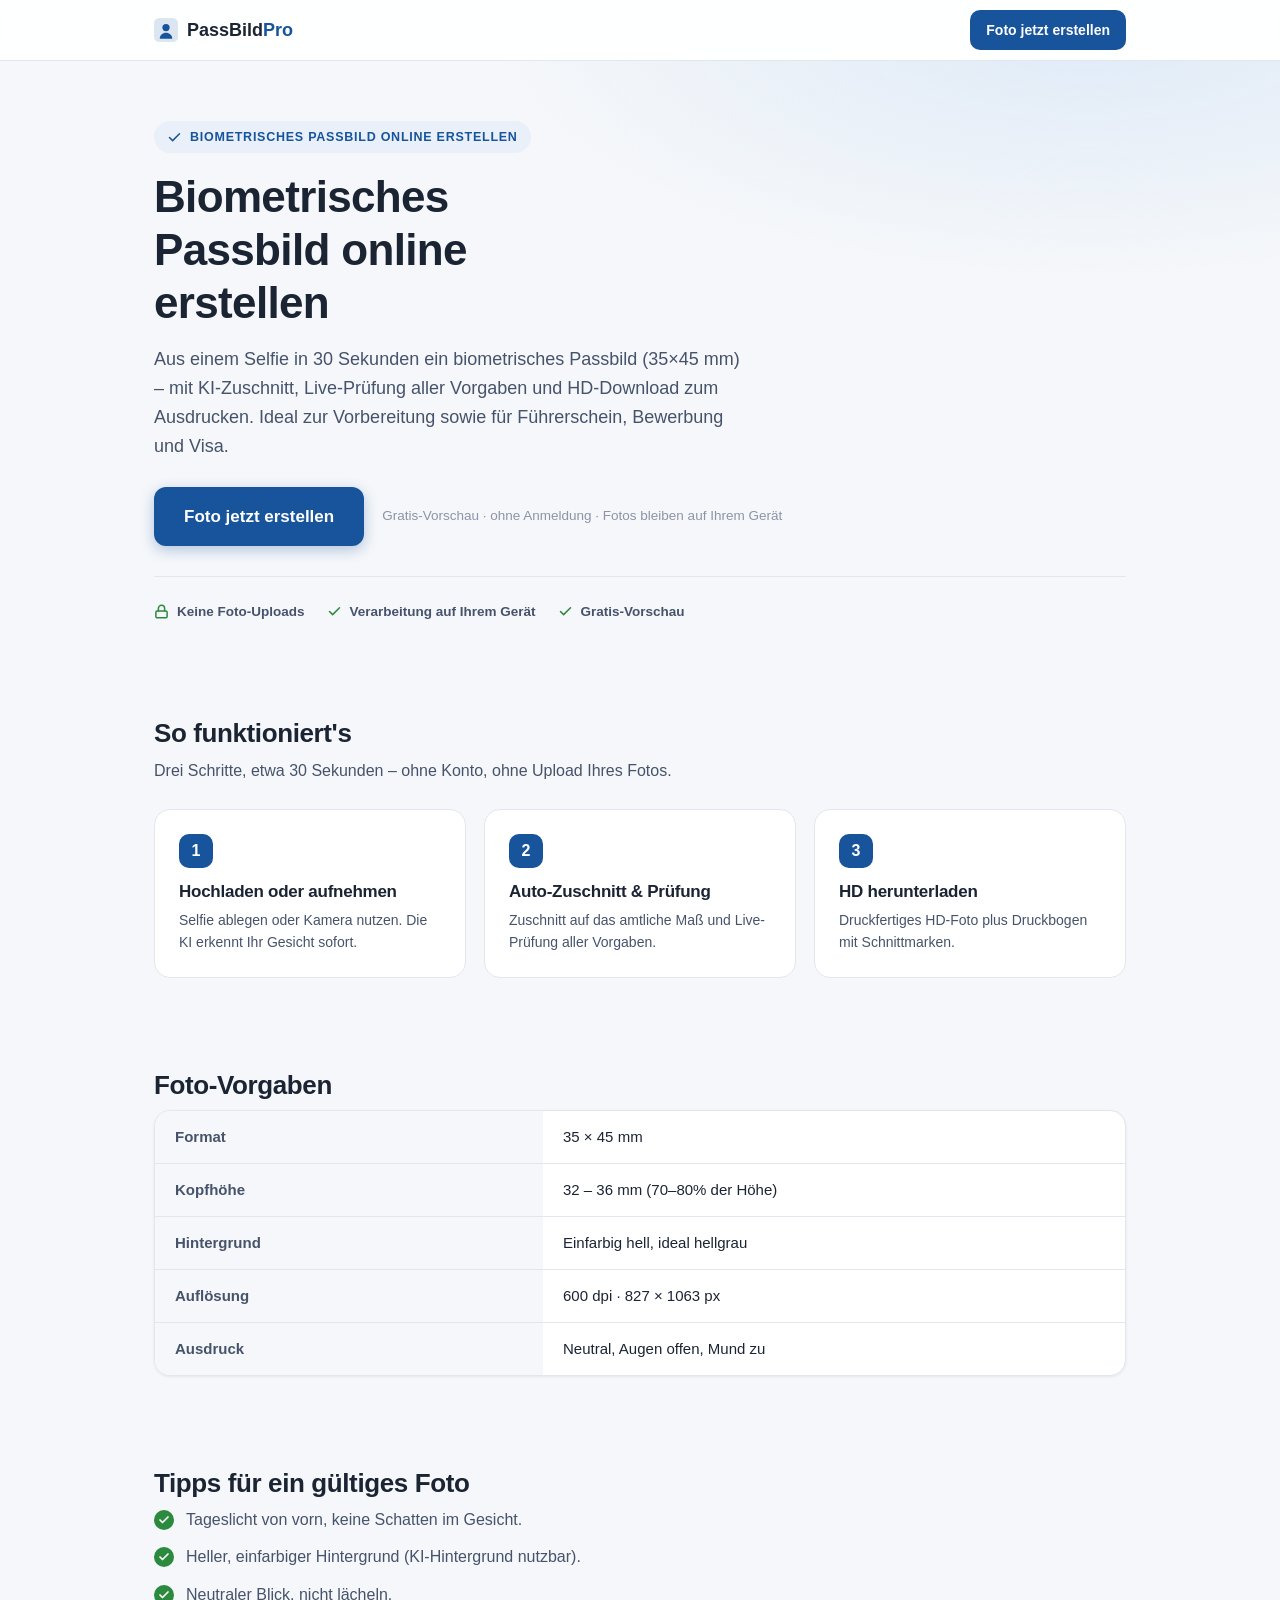
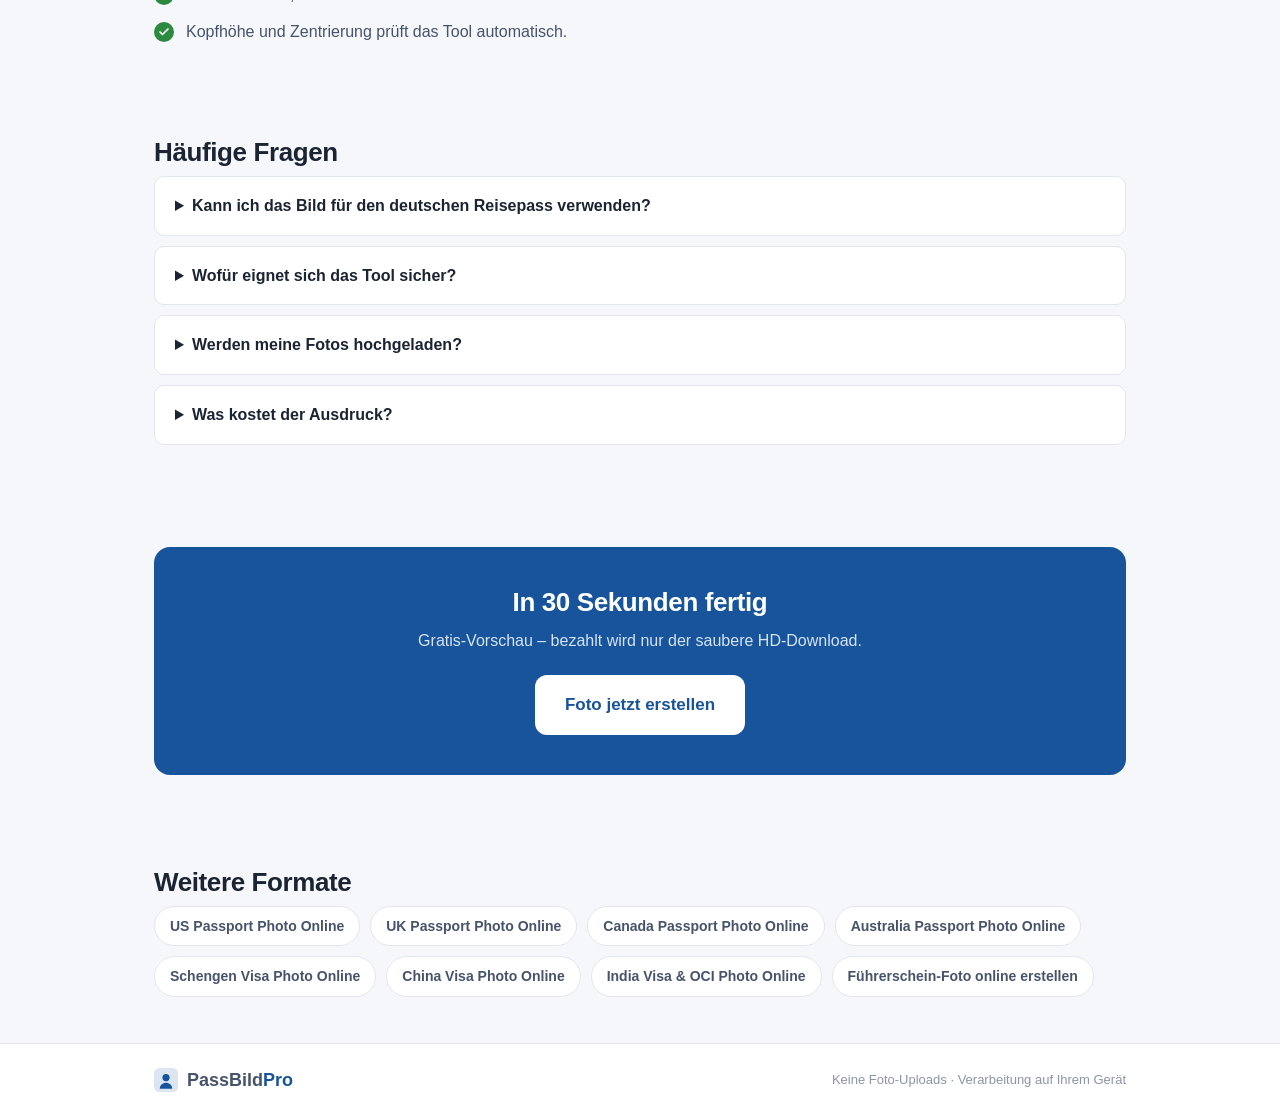
<file: biometrisches-passbild.html>
<!DOCTYPE html>
<html lang="de">
<head>
  <meta charset="UTF-8" />
  <meta name="viewport" content="width=device-width, initial-scale=1.0" />
  <title>Biometrisches Passbild online erstellen – 35x45 mm in 30 Sekunden</title>
  <meta name="description" content="Biometrisches Passbild online erstellen (35x45 mm): KI-Zuschnitt, Live-Prüfung nach amtlichen Vorgaben und HD-Download zum Ausdrucken. Für Vorbereitung, Führerschein, Bewerbung &amp; Visa." />
  <link rel="canonical" href="https://passport-photo-five.vercel.app/biometrisches-passbild" />
  <meta property="og:type" content="website" />
  <meta property="og:title" content="Biometrisches Passbild online erstellen – 35x45 mm in 30 Sekunden" />
  <meta property="og:description" content="Biometrisches Passbild online erstellen (35x45 mm): KI-Zuschnitt, Live-Prüfung nach amtlichen Vorgaben und HD-Download zum Ausdrucken. Für Vorbereitung, Führerschein, Bewerbung &amp; Visa." />
  <meta property="og:url" content="https://passport-photo-five.vercel.app/biometrisches-passbild" />
  <meta name="robots" content="index, follow" />
  <link rel="icon" href="data:image/svg+xml,%3Csvg xmlns='http://www.w3.org/2000/svg' viewBox='0 0 100 100'%3E%3Crect width='100' height='100' rx='20' fill='%2317549c'/%3E%3Ccircle cx='50' cy='40' r='16' fill='white'/%3E%3Cpath d='M22 88c0-16 12.5-26 28-26s28 10 28 26' fill='white'/%3E%3C/svg%3E" />
  <link rel="stylesheet" href="/css/landing.css" />
  <script type="application/ld+json">{"@context": "https://schema.org", "@type": "FAQPage", "mainEntity": [{"@type": "Question", "name": "Kann ich das Bild für den deutschen Reisepass verwenden?", "acceptedAnswer": {"@type": "Answer", "text": "Deutsche Pass- und Ausweisbehörden verlangen seit Mai 2025 digital übermittelte Fotos zertifizierter Anbieter. Zur Vorbereitung sowie für Führerschein, viele Visa und Dokumente anderer Länder sind selbst erstellte biometrische Fotos weiterhin geeignet."}}, {"@type": "Question", "name": "Wofür eignet sich das Tool sicher?", "acceptedAnswer": {"@type": "Answer", "text": "Für Führerschein, Bewerbungsfotos, Visa-Anträge und Ausweisdokumente vieler Länder – sowie zur Vorbereitung und Probe vor dem Amtsbesuch."}}, {"@type": "Question", "name": "Werden meine Fotos hochgeladen?", "acceptedAnswer": {"@type": "Answer", "text": "Nein. Gesichtserkennung, Zuschnitt und Hintergrund laufen komplett lokal im Browser – Ihr Foto verlässt Ihr Gerät nie."}}, {"@type": "Question", "name": "Was kostet der Ausdruck?", "acceptedAnswer": {"@type": "Answer", "text": "Den Druckbogen als normales 10×15-Foto im Drogeriemarkt drucken lassen – meist 0,10–0,25 € für mehrere Passbilder."}}]}</script>
  <script type="application/ld+json">{"@context": "https://schema.org", "@type": "BreadcrumbList", "itemListElement": [{"@type": "ListItem", "position": 1, "name": "Home", "item": "https://passport-photo-five.vercel.app/"}, {"@type": "ListItem", "position": 2, "name": "Biometrisches Passbild online erstellen", "item": "https://passport-photo-five.vercel.app/biometrisches-passbild"}]}</script>
</head>
<body>
  <header class="lp-header">
    <div class="container">
      <a class="lp-brand" href="/"><svg viewBox="0 0 100 100" width="24" height="24" aria-hidden="true"><rect width="100" height="100" rx="22" fill="currentColor" opacity="0.15"/><circle cx="50" cy="40" r="15" fill="currentColor"/><path d="M24 86c0-15 12-25 26-25s26 10 26 25" fill="currentColor"/></svg><span>PassBild<b>Pro</b></span></a>
      <a class="lp-header-cta" href="/?format=de_pass#upload-section">Foto jetzt erstellen</a>
    </div>
  </header>

  <section class="lp-hero">
    <div class="container">
      <div class="lp-eyebrow"><svg width="15" height="15" viewBox="0 0 24 24" fill="none" stroke="currentColor" stroke-width="2.4" stroke-linecap="round" stroke-linejoin="round"><polyline points="20 6 9 17 4 12"/></svg> Biometrisches Passbild online erstellen</div>
      <h1>Biometrisches Passbild online erstellen</h1>
      <p class="lead">Aus einem Selfie in 30 Sekunden ein biometrisches Passbild (35×45 mm) – mit KI-Zuschnitt, Live-Prüfung aller Vorgaben und HD-Download zum Ausdrucken. Ideal zur Vorbereitung sowie für Führerschein, Bewerbung und Visa.</p>
      <div class="lp-cta-row">
        <a class="btn btn-primary btn-lg" href="/?format=de_pass#upload-section">Foto jetzt erstellen</a>
        <span class="lp-cta-note">Gratis-Vorschau · ohne Anmeldung · Fotos bleiben auf Ihrem Gerät</span>
      </div>
      <div class="lp-trust">
        <span><svg width="15" height="15" viewBox="0 0 24 24" fill="none" stroke="currentColor" stroke-width="2.4" stroke-linecap="round" stroke-linejoin="round"><rect x="3" y="11" width="18" height="11" rx="2"/><path d="M7 11V7a5 5 0 0 1 10 0v4"/></svg> Keine Foto-Uploads</span>
        <span><svg width="15" height="15" viewBox="0 0 24 24" fill="none" stroke="currentColor" stroke-width="2.4" stroke-linecap="round" stroke-linejoin="round"><polyline points="20 6 9 17 4 12"/></svg> Verarbeitung auf Ihrem Gerät</span>
        <span><svg width="15" height="15" viewBox="0 0 24 24" fill="none" stroke="currentColor" stroke-width="2.4" stroke-linecap="round" stroke-linejoin="round"><polyline points="20 6 9 17 4 12"/></svg> Gratis-Vorschau</span>
      </div>
    </div>
  </section>

  <section>
    <div class="container">
      <h2 class="lp-section-h">So funktioniert's</h2>
      <p class="lp-section-sub">Drei Schritte, etwa 30 Sekunden – ohne Konto, ohne Upload Ihres Fotos.</p>
      <div class="lp-steps">
        <div class="lp-step"><h3>Hochladen oder aufnehmen</h3><p>Selfie ablegen oder Kamera nutzen. Die KI erkennt Ihr Gesicht sofort.</p></div>
        <div class="lp-step"><h3>Auto-Zuschnitt & Prüfung</h3><p>Zuschnitt auf das amtliche Maß und Live-Prüfung aller Vorgaben.</p></div>
        <div class="lp-step"><h3>HD herunterladen</h3><p>Druckfertiges HD-Foto plus Druckbogen mit Schnittmarken.</p></div>
      </div>
    </div>
  </section>

  <section>
    <div class="container">
      <h2 class="lp-section-h">Foto-Vorgaben</h2>
      <div class="lp-specs">
        <table>
          <tr><th>Format</th><td>35 × 45 mm</td></tr>
          <tr><th>Kopfhöhe</th><td>32 – 36 mm (70–80% der Höhe)</td></tr>
          <tr><th>Hintergrund</th><td>Einfarbig hell, ideal hellgrau</td></tr>
          <tr><th>Auflösung</th><td>600 dpi · 827 × 1063 px</td></tr>
          <tr><th>Ausdruck</th><td>Neutral, Augen offen, Mund zu</td></tr>
        </table>
      </div>
    </div>
  </section>

  <section>
    <div class="container">
      <h2 class="lp-section-h">Tipps für ein gültiges Foto</h2>
      <ul class="lp-tips">
          <li>Tageslicht von vorn, keine Schatten im Gesicht.</li>
          <li>Heller, einfarbiger Hintergrund (KI-Hintergrund nutzbar).</li>
          <li>Neutraler Blick, nicht lächeln.</li>
          <li>Kopfhöhe und Zentrierung prüft das Tool automatisch.</li>
      </ul>
    </div>
  </section>

  <section class="lp-faq">
    <div class="container">
      <h2 class="lp-section-h">Häufige Fragen</h2>
        <details><summary>Kann ich das Bild für den deutschen Reisepass verwenden?</summary><p>Deutsche Pass- und Ausweisbehörden verlangen seit Mai 2025 digital übermittelte Fotos zertifizierter Anbieter. Zur Vorbereitung sowie für Führerschein, viele Visa und Dokumente anderer Länder sind selbst erstellte biometrische Fotos weiterhin geeignet.</p></details>
        <details><summary>Wofür eignet sich das Tool sicher?</summary><p>Für Führerschein, Bewerbungsfotos, Visa-Anträge und Ausweisdokumente vieler Länder – sowie zur Vorbereitung und Probe vor dem Amtsbesuch.</p></details>
        <details><summary>Werden meine Fotos hochgeladen?</summary><p>Nein. Gesichtserkennung, Zuschnitt und Hintergrund laufen komplett lokal im Browser – Ihr Foto verlässt Ihr Gerät nie.</p></details>
        <details><summary>Was kostet der Ausdruck?</summary><p>Den Druckbogen als normales 10×15-Foto im Drogeriemarkt drucken lassen – meist 0,10–0,25 € für mehrere Passbilder.</p></details>
    </div>
  </section>

  <section>
    <div class="container">
      <div class="lp-cta-band">
        <h2>In 30 Sekunden fertig</h2>
        <p>Gratis-Vorschau – bezahlt wird nur der saubere HD-Download.</p>
        <a class="btn btn-lg" href="/?format=de_pass#upload-section">Foto jetzt erstellen</a>
      </div>
    </div>
  </section>

  <section>
    <div class="container">
      <h2 class="lp-section-h">Weitere Formate</h2>
      <div class="lp-related">
        <a href="/us-passport-photo">US Passport Photo Online</a>
        <a href="/uk-passport-photo">UK Passport Photo Online</a>
        <a href="/canada-passport-photo">Canada Passport Photo Online</a>
        <a href="/australia-passport-photo">Australia Passport Photo Online</a>
        <a href="/schengen-visa-photo">Schengen Visa Photo Online</a>
        <a href="/china-visa-photo">China Visa Photo Online</a>
        <a href="/india-visa-photo">India Visa & OCI Photo Online</a>
        <a href="/fuehrerschein-foto">Führerschein-Foto online erstellen</a>
      </div>
    </div>
  </section>

  <footer class="lp-footer">
    <div class="container">
      <a class="lp-brand" href="/"><svg viewBox="0 0 100 100" width="24" height="24" aria-hidden="true"><rect width="100" height="100" rx="22" fill="currentColor" opacity="0.15"/><circle cx="50" cy="40" r="15" fill="currentColor"/><path d="M24 86c0-15 12-25 26-25s26 10 26 25" fill="currentColor"/></svg><span>PassBild<b>Pro</b></span></a>
      <span>Keine Foto-Uploads · Verarbeitung auf Ihrem Gerät</span>
    </div>
  </footer>
</body>
</html>
</file>
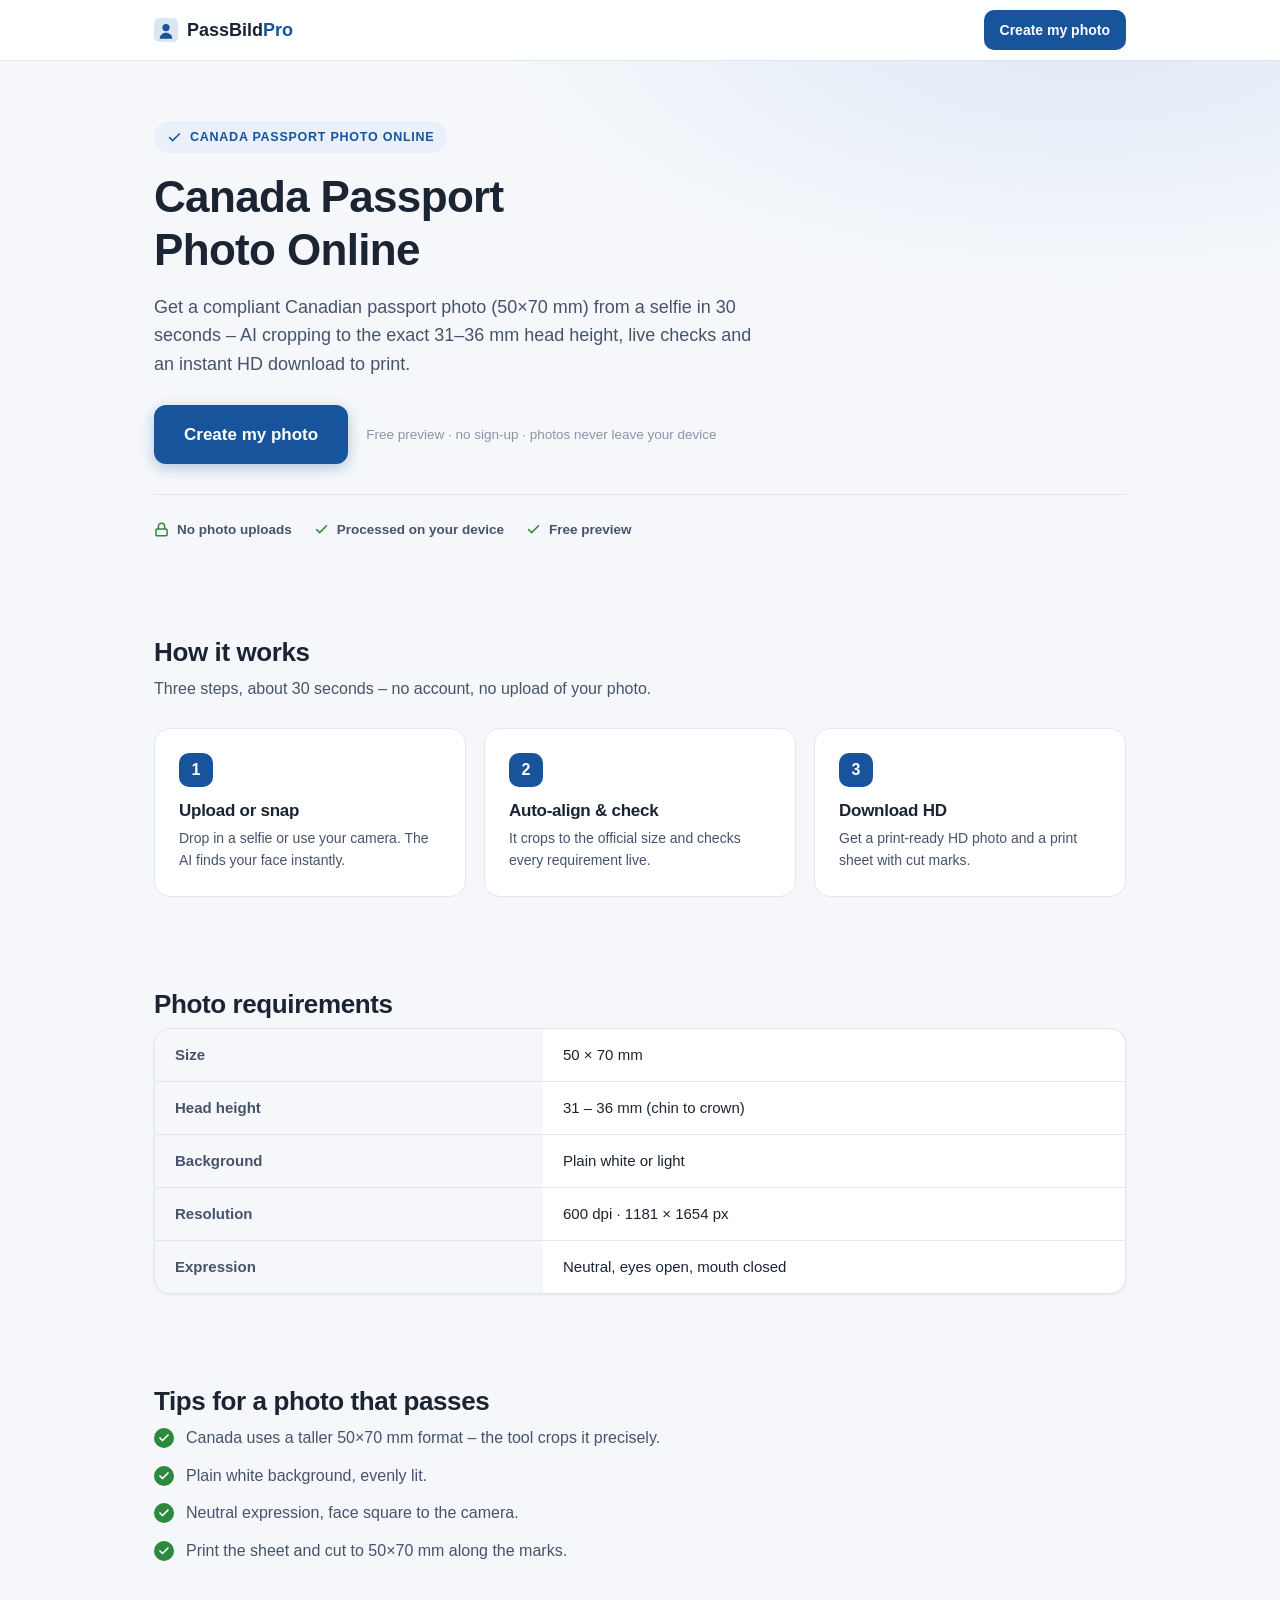
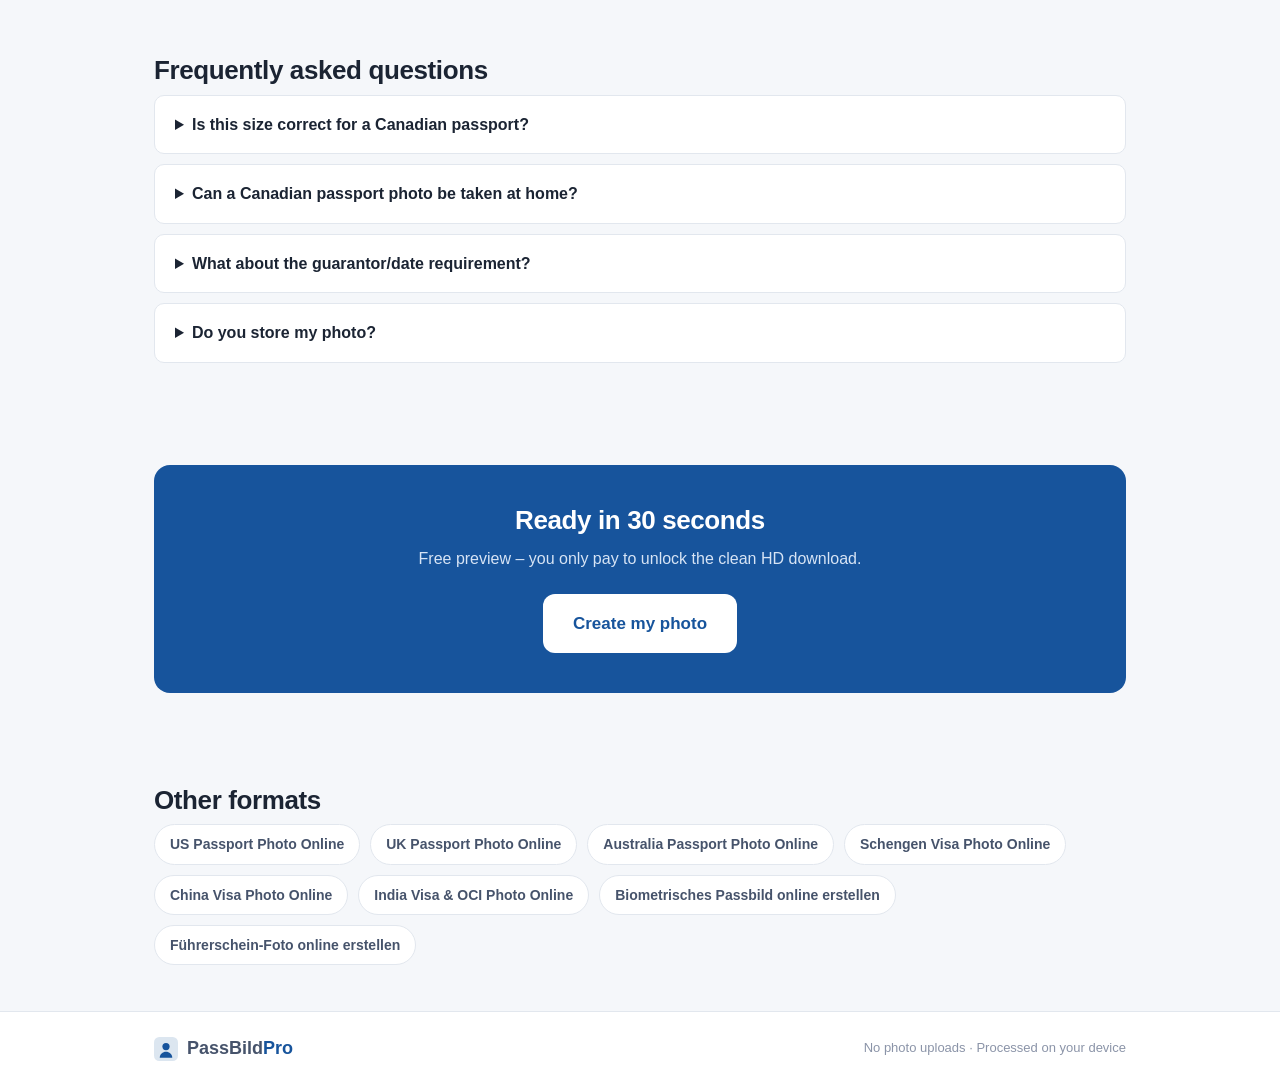
<file: canada-passport-photo.html>
<!DOCTYPE html>
<html lang="en">
<head>
  <meta charset="UTF-8" />
  <meta name="viewport" content="width=device-width, initial-scale=1.0" />
  <title>Canada Passport Photo Online – 50x70 mm, Compliant in 30 Seconds</title>
  <meta name="description" content="Create a compliant Canada passport photo online (50x70 mm). AI auto-crop to the 31–36 mm head height, live checks and instant printable HD download." />
  <link rel="canonical" href="https://passport-photo-five.vercel.app/canada-passport-photo" />
  <meta property="og:type" content="website" />
  <meta property="og:title" content="Canada Passport Photo Online – 50x70 mm, Compliant in 30 Seconds" />
  <meta property="og:description" content="Create a compliant Canada passport photo online (50x70 mm). AI auto-crop to the 31–36 mm head height, live checks and instant printable HD download." />
  <meta property="og:url" content="https://passport-photo-five.vercel.app/canada-passport-photo" />
  <meta name="robots" content="index, follow" />
  <link rel="icon" href="data:image/svg+xml,%3Csvg xmlns='http://www.w3.org/2000/svg' viewBox='0 0 100 100'%3E%3Crect width='100' height='100' rx='20' fill='%2317549c'/%3E%3Ccircle cx='50' cy='40' r='16' fill='white'/%3E%3Cpath d='M22 88c0-16 12.5-26 28-26s28 10 28 26' fill='white'/%3E%3C/svg%3E" />
  <link rel="stylesheet" href="/css/landing.css" />
  <script type="application/ld+json">{"@context": "https://schema.org", "@type": "FAQPage", "mainEntity": [{"@type": "Question", "name": "Is this size correct for a Canadian passport?", "acceptedAnswer": {"@type": "Answer", "text": "Yes – Canada requires a 50×70 mm photo with a 31–36 mm head height, which this tool crops to automatically."}}, {"@type": "Question", "name": "Can a Canadian passport photo be taken at home?", "acceptedAnswer": {"@type": "Answer", "text": "Yes, you may supply your own photo if it meets the official specification. Many applicants print the result and have it verified at the counter."}}, {"@type": "Question", "name": "What about the guarantor/date requirement?", "acceptedAnswer": {"@type": "Answer", "text": "Those are handled on the application, not on the photo itself. This tool ensures the image meets the size and quality specs."}}, {"@type": "Question", "name": "Do you store my photo?", "acceptedAnswer": {"@type": "Answer", "text": "No, it is processed entirely on your device."}}]}</script>
  <script type="application/ld+json">{"@context": "https://schema.org", "@type": "BreadcrumbList", "itemListElement": [{"@type": "ListItem", "position": 1, "name": "Home", "item": "https://passport-photo-five.vercel.app/"}, {"@type": "ListItem", "position": 2, "name": "Canada Passport Photo Online", "item": "https://passport-photo-five.vercel.app/canada-passport-photo"}]}</script>
</head>
<body>
  <header class="lp-header">
    <div class="container">
      <a class="lp-brand" href="/"><svg viewBox="0 0 100 100" width="24" height="24" aria-hidden="true"><rect width="100" height="100" rx="22" fill="currentColor" opacity="0.15"/><circle cx="50" cy="40" r="15" fill="currentColor"/><path d="M24 86c0-15 12-25 26-25s26 10 26 25" fill="currentColor"/></svg><span>PassBild<b>Pro</b></span></a>
      <a class="lp-header-cta" href="/?format=ca#upload-section">Create my photo</a>
    </div>
  </header>

  <section class="lp-hero">
    <div class="container">
      <div class="lp-eyebrow"><svg width="15" height="15" viewBox="0 0 24 24" fill="none" stroke="currentColor" stroke-width="2.4" stroke-linecap="round" stroke-linejoin="round"><polyline points="20 6 9 17 4 12"/></svg> Canada Passport Photo Online</div>
      <h1>Canada Passport Photo Online</h1>
      <p class="lead">Get a compliant Canadian passport photo (50×70 mm) from a selfie in 30 seconds – AI cropping to the exact 31–36 mm head height, live checks and an instant HD download to print.</p>
      <div class="lp-cta-row">
        <a class="btn btn-primary btn-lg" href="/?format=ca#upload-section">Create my photo</a>
        <span class="lp-cta-note">Free preview · no sign-up · photos never leave your device</span>
      </div>
      <div class="lp-trust">
        <span><svg width="15" height="15" viewBox="0 0 24 24" fill="none" stroke="currentColor" stroke-width="2.4" stroke-linecap="round" stroke-linejoin="round"><rect x="3" y="11" width="18" height="11" rx="2"/><path d="M7 11V7a5 5 0 0 1 10 0v4"/></svg> No photo uploads</span>
        <span><svg width="15" height="15" viewBox="0 0 24 24" fill="none" stroke="currentColor" stroke-width="2.4" stroke-linecap="round" stroke-linejoin="round"><polyline points="20 6 9 17 4 12"/></svg> Processed on your device</span>
        <span><svg width="15" height="15" viewBox="0 0 24 24" fill="none" stroke="currentColor" stroke-width="2.4" stroke-linecap="round" stroke-linejoin="round"><polyline points="20 6 9 17 4 12"/></svg> Free preview</span>
      </div>
    </div>
  </section>

  <section>
    <div class="container">
      <h2 class="lp-section-h">How it works</h2>
      <p class="lp-section-sub">Three steps, about 30 seconds – no account, no upload of your photo.</p>
      <div class="lp-steps">
        <div class="lp-step"><h3>Upload or snap</h3><p>Drop in a selfie or use your camera. The AI finds your face instantly.</p></div>
        <div class="lp-step"><h3>Auto-align & check</h3><p>It crops to the official size and checks every requirement live.</p></div>
        <div class="lp-step"><h3>Download HD</h3><p>Get a print-ready HD photo and a print sheet with cut marks.</p></div>
      </div>
    </div>
  </section>

  <section>
    <div class="container">
      <h2 class="lp-section-h">Photo requirements</h2>
      <div class="lp-specs">
        <table>
          <tr><th>Size</th><td>50 × 70 mm</td></tr>
          <tr><th>Head height</th><td>31 – 36 mm (chin to crown)</td></tr>
          <tr><th>Background</th><td>Plain white or light</td></tr>
          <tr><th>Resolution</th><td>600 dpi · 1181 × 1654 px</td></tr>
          <tr><th>Expression</th><td>Neutral, eyes open, mouth closed</td></tr>
        </table>
      </div>
    </div>
  </section>

  <section>
    <div class="container">
      <h2 class="lp-section-h">Tips for a photo that passes</h2>
      <ul class="lp-tips">
          <li>Canada uses a taller 50×70 mm format – the tool crops it precisely.</li>
          <li>Plain white background, evenly lit.</li>
          <li>Neutral expression, face square to the camera.</li>
          <li>Print the sheet and cut to 50×70 mm along the marks.</li>
      </ul>
    </div>
  </section>

  <section class="lp-faq">
    <div class="container">
      <h2 class="lp-section-h">Frequently asked questions</h2>
        <details><summary>Is this size correct for a Canadian passport?</summary><p>Yes – Canada requires a 50×70 mm photo with a 31–36 mm head height, which this tool crops to automatically.</p></details>
        <details><summary>Can a Canadian passport photo be taken at home?</summary><p>Yes, you may supply your own photo if it meets the official specification. Many applicants print the result and have it verified at the counter.</p></details>
        <details><summary>What about the guarantor/date requirement?</summary><p>Those are handled on the application, not on the photo itself. This tool ensures the image meets the size and quality specs.</p></details>
        <details><summary>Do you store my photo?</summary><p>No, it is processed entirely on your device.</p></details>
    </div>
  </section>

  <section>
    <div class="container">
      <div class="lp-cta-band">
        <h2>Ready in 30 seconds</h2>
        <p>Free preview – you only pay to unlock the clean HD download.</p>
        <a class="btn btn-lg" href="/?format=ca#upload-section">Create my photo</a>
      </div>
    </div>
  </section>

  <section>
    <div class="container">
      <h2 class="lp-section-h">Other formats</h2>
      <div class="lp-related">
        <a href="/us-passport-photo">US Passport Photo Online</a>
        <a href="/uk-passport-photo">UK Passport Photo Online</a>
        <a href="/australia-passport-photo">Australia Passport Photo Online</a>
        <a href="/schengen-visa-photo">Schengen Visa Photo Online</a>
        <a href="/china-visa-photo">China Visa Photo Online</a>
        <a href="/india-visa-photo">India Visa & OCI Photo Online</a>
        <a href="/biometrisches-passbild">Biometrisches Passbild online erstellen</a>
        <a href="/fuehrerschein-foto">Führerschein-Foto online erstellen</a>
      </div>
    </div>
  </section>

  <footer class="lp-footer">
    <div class="container">
      <a class="lp-brand" href="/"><svg viewBox="0 0 100 100" width="24" height="24" aria-hidden="true"><rect width="100" height="100" rx="22" fill="currentColor" opacity="0.15"/><circle cx="50" cy="40" r="15" fill="currentColor"/><path d="M24 86c0-15 12-25 26-25s26 10 26 25" fill="currentColor"/></svg><span>PassBild<b>Pro</b></span></a>
      <span>No photo uploads · Processed on your device</span>
    </div>
  </footer>
</body>
</html>
</file>
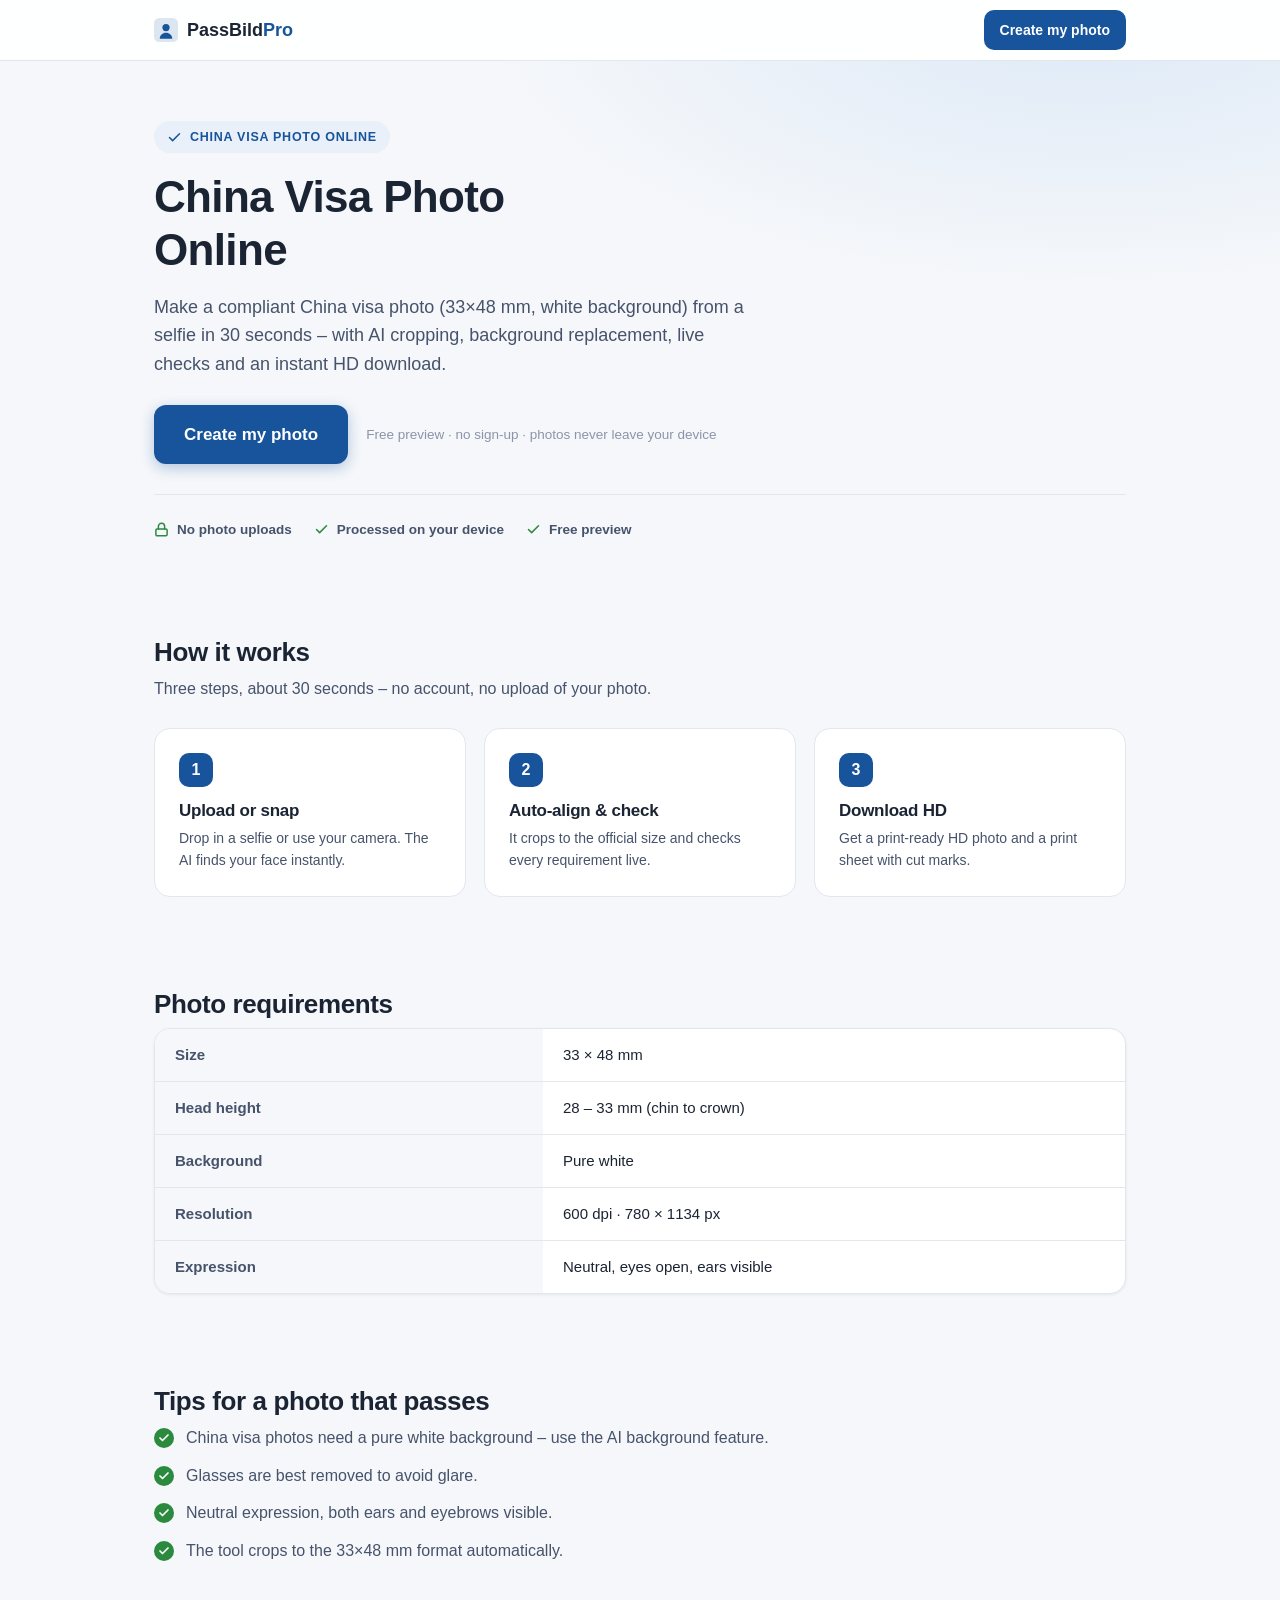
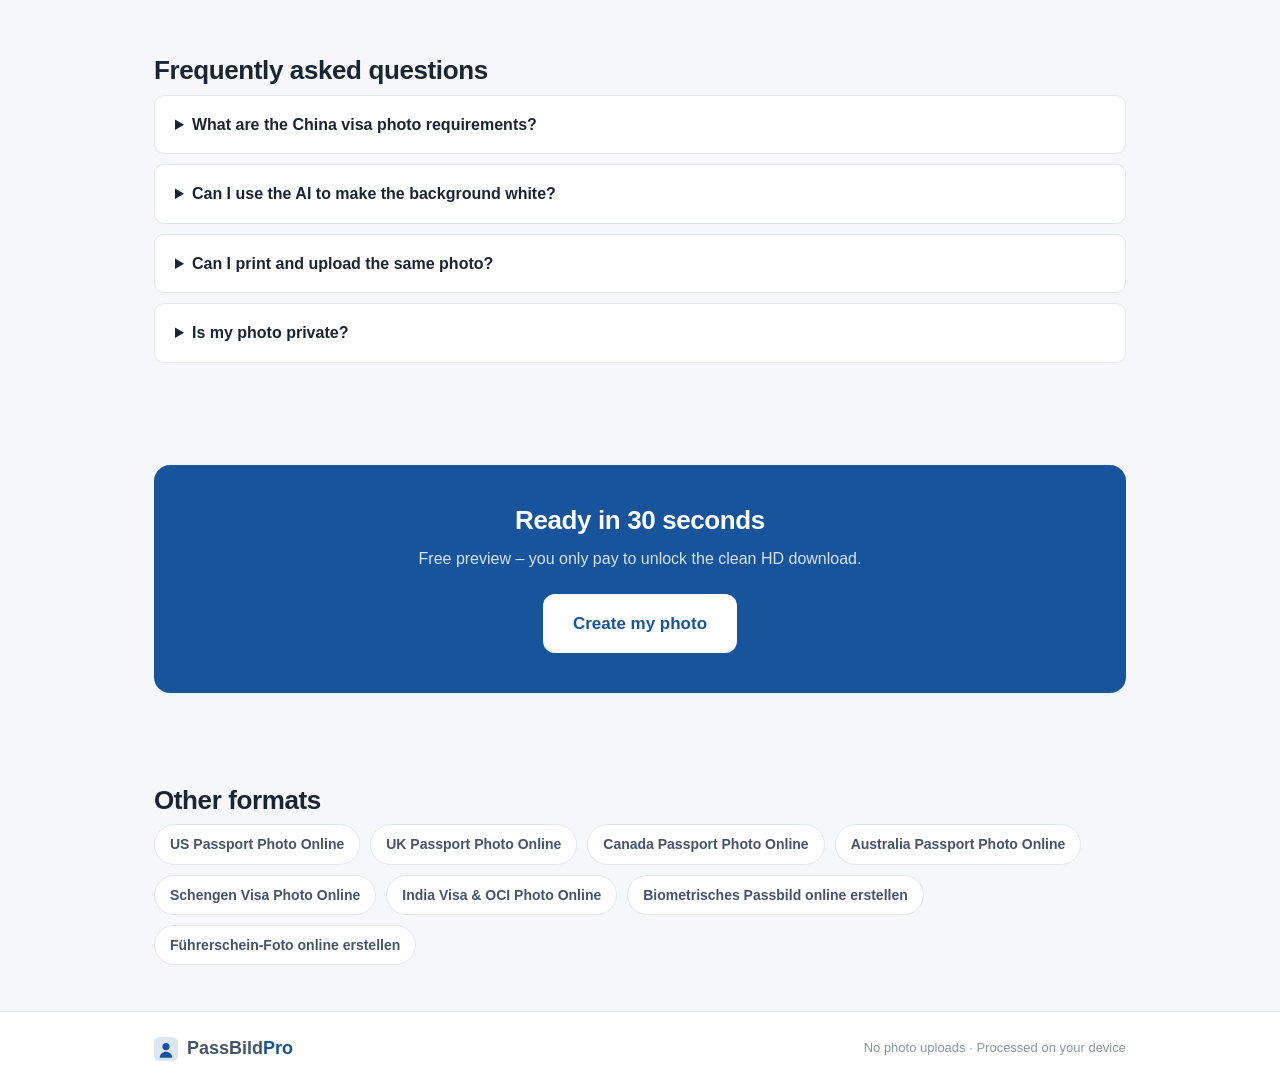
<file: china-visa-photo.html>
<!DOCTYPE html>
<html lang="en">
<head>
  <meta charset="UTF-8" />
  <meta name="viewport" content="width=device-width, initial-scale=1.0" />
  <title>China Visa Photo Online – 33x48 mm White Background in 30 Seconds</title>
  <meta name="description" content="Create a compliant China visa photo online (33x48 mm, white background). AI auto-crop, live checks and instant printable HD download." />
  <link rel="canonical" href="https://passport-photo-five.vercel.app/china-visa-photo" />
  <meta property="og:type" content="website" />
  <meta property="og:title" content="China Visa Photo Online – 33x48 mm White Background in 30 Seconds" />
  <meta property="og:description" content="Create a compliant China visa photo online (33x48 mm, white background). AI auto-crop, live checks and instant printable HD download." />
  <meta property="og:url" content="https://passport-photo-five.vercel.app/china-visa-photo" />
  <meta name="robots" content="index, follow" />
  <link rel="icon" href="data:image/svg+xml,%3Csvg xmlns='http://www.w3.org/2000/svg' viewBox='0 0 100 100'%3E%3Crect width='100' height='100' rx='20' fill='%2317549c'/%3E%3Ccircle cx='50' cy='40' r='16' fill='white'/%3E%3Cpath d='M22 88c0-16 12.5-26 28-26s28 10 28 26' fill='white'/%3E%3C/svg%3E" />
  <link rel="stylesheet" href="/css/landing.css" />
  <script type="application/ld+json">{"@context": "https://schema.org", "@type": "FAQPage", "mainEntity": [{"@type": "Question", "name": "What are the China visa photo requirements?", "acceptedAnswer": {"@type": "Answer", "text": "33×48 mm, pure white background, head 28–33 mm high, neutral expression, no glasses recommended – all handled by this tool."}}, {"@type": "Question", "name": "Can I use the AI to make the background white?", "acceptedAnswer": {"@type": "Answer", "text": "Yes – the background feature removes your background and replaces it with a clean pure-white surface as required."}}, {"@type": "Question", "name": "Can I print and upload the same photo?", "acceptedAnswer": {"@type": "Answer", "text": "Yes – you get an HD file for online forms plus a print sheet for physical copies."}}, {"@type": "Question", "name": "Is my photo private?", "acceptedAnswer": {"@type": "Answer", "text": "Yes, nothing is uploaded – all processing happens on your device."}}]}</script>
  <script type="application/ld+json">{"@context": "https://schema.org", "@type": "BreadcrumbList", "itemListElement": [{"@type": "ListItem", "position": 1, "name": "Home", "item": "https://passport-photo-five.vercel.app/"}, {"@type": "ListItem", "position": 2, "name": "China Visa Photo Online", "item": "https://passport-photo-five.vercel.app/china-visa-photo"}]}</script>
</head>
<body>
  <header class="lp-header">
    <div class="container">
      <a class="lp-brand" href="/"><svg viewBox="0 0 100 100" width="24" height="24" aria-hidden="true"><rect width="100" height="100" rx="22" fill="currentColor" opacity="0.15"/><circle cx="50" cy="40" r="15" fill="currentColor"/><path d="M24 86c0-15 12-25 26-25s26 10 26 25" fill="currentColor"/></svg><span>PassBild<b>Pro</b></span></a>
      <a class="lp-header-cta" href="/?format=cn_visa#upload-section">Create my photo</a>
    </div>
  </header>

  <section class="lp-hero">
    <div class="container">
      <div class="lp-eyebrow"><svg width="15" height="15" viewBox="0 0 24 24" fill="none" stroke="currentColor" stroke-width="2.4" stroke-linecap="round" stroke-linejoin="round"><polyline points="20 6 9 17 4 12"/></svg> China Visa Photo Online</div>
      <h1>China Visa Photo Online</h1>
      <p class="lead">Make a compliant China visa photo (33×48 mm, white background) from a selfie in 30 seconds – with AI cropping, background replacement, live checks and an instant HD download.</p>
      <div class="lp-cta-row">
        <a class="btn btn-primary btn-lg" href="/?format=cn_visa#upload-section">Create my photo</a>
        <span class="lp-cta-note">Free preview · no sign-up · photos never leave your device</span>
      </div>
      <div class="lp-trust">
        <span><svg width="15" height="15" viewBox="0 0 24 24" fill="none" stroke="currentColor" stroke-width="2.4" stroke-linecap="round" stroke-linejoin="round"><rect x="3" y="11" width="18" height="11" rx="2"/><path d="M7 11V7a5 5 0 0 1 10 0v4"/></svg> No photo uploads</span>
        <span><svg width="15" height="15" viewBox="0 0 24 24" fill="none" stroke="currentColor" stroke-width="2.4" stroke-linecap="round" stroke-linejoin="round"><polyline points="20 6 9 17 4 12"/></svg> Processed on your device</span>
        <span><svg width="15" height="15" viewBox="0 0 24 24" fill="none" stroke="currentColor" stroke-width="2.4" stroke-linecap="round" stroke-linejoin="round"><polyline points="20 6 9 17 4 12"/></svg> Free preview</span>
      </div>
    </div>
  </section>

  <section>
    <div class="container">
      <h2 class="lp-section-h">How it works</h2>
      <p class="lp-section-sub">Three steps, about 30 seconds – no account, no upload of your photo.</p>
      <div class="lp-steps">
        <div class="lp-step"><h3>Upload or snap</h3><p>Drop in a selfie or use your camera. The AI finds your face instantly.</p></div>
        <div class="lp-step"><h3>Auto-align & check</h3><p>It crops to the official size and checks every requirement live.</p></div>
        <div class="lp-step"><h3>Download HD</h3><p>Get a print-ready HD photo and a print sheet with cut marks.</p></div>
      </div>
    </div>
  </section>

  <section>
    <div class="container">
      <h2 class="lp-section-h">Photo requirements</h2>
      <div class="lp-specs">
        <table>
          <tr><th>Size</th><td>33 × 48 mm</td></tr>
          <tr><th>Head height</th><td>28 – 33 mm (chin to crown)</td></tr>
          <tr><th>Background</th><td>Pure white</td></tr>
          <tr><th>Resolution</th><td>600 dpi · 780 × 1134 px</td></tr>
          <tr><th>Expression</th><td>Neutral, eyes open, ears visible</td></tr>
        </table>
      </div>
    </div>
  </section>

  <section>
    <div class="container">
      <h2 class="lp-section-h">Tips for a photo that passes</h2>
      <ul class="lp-tips">
          <li>China visa photos need a pure white background – use the AI background feature.</li>
          <li>Glasses are best removed to avoid glare.</li>
          <li>Neutral expression, both ears and eyebrows visible.</li>
          <li>The tool crops to the 33×48 mm format automatically.</li>
      </ul>
    </div>
  </section>

  <section class="lp-faq">
    <div class="container">
      <h2 class="lp-section-h">Frequently asked questions</h2>
        <details><summary>What are the China visa photo requirements?</summary><p>33×48 mm, pure white background, head 28–33 mm high, neutral expression, no glasses recommended – all handled by this tool.</p></details>
        <details><summary>Can I use the AI to make the background white?</summary><p>Yes – the background feature removes your background and replaces it with a clean pure-white surface as required.</p></details>
        <details><summary>Can I print and upload the same photo?</summary><p>Yes – you get an HD file for online forms plus a print sheet for physical copies.</p></details>
        <details><summary>Is my photo private?</summary><p>Yes, nothing is uploaded – all processing happens on your device.</p></details>
    </div>
  </section>

  <section>
    <div class="container">
      <div class="lp-cta-band">
        <h2>Ready in 30 seconds</h2>
        <p>Free preview – you only pay to unlock the clean HD download.</p>
        <a class="btn btn-lg" href="/?format=cn_visa#upload-section">Create my photo</a>
      </div>
    </div>
  </section>

  <section>
    <div class="container">
      <h2 class="lp-section-h">Other formats</h2>
      <div class="lp-related">
        <a href="/us-passport-photo">US Passport Photo Online</a>
        <a href="/uk-passport-photo">UK Passport Photo Online</a>
        <a href="/canada-passport-photo">Canada Passport Photo Online</a>
        <a href="/australia-passport-photo">Australia Passport Photo Online</a>
        <a href="/schengen-visa-photo">Schengen Visa Photo Online</a>
        <a href="/india-visa-photo">India Visa & OCI Photo Online</a>
        <a href="/biometrisches-passbild">Biometrisches Passbild online erstellen</a>
        <a href="/fuehrerschein-foto">Führerschein-Foto online erstellen</a>
      </div>
    </div>
  </section>

  <footer class="lp-footer">
    <div class="container">
      <a class="lp-brand" href="/"><svg viewBox="0 0 100 100" width="24" height="24" aria-hidden="true"><rect width="100" height="100" rx="22" fill="currentColor" opacity="0.15"/><circle cx="50" cy="40" r="15" fill="currentColor"/><path d="M24 86c0-15 12-25 26-25s26 10 26 25" fill="currentColor"/></svg><span>PassBild<b>Pro</b></span></a>
      <span>No photo uploads · Processed on your device</span>
    </div>
  </footer>
</body>
</html>
</file>
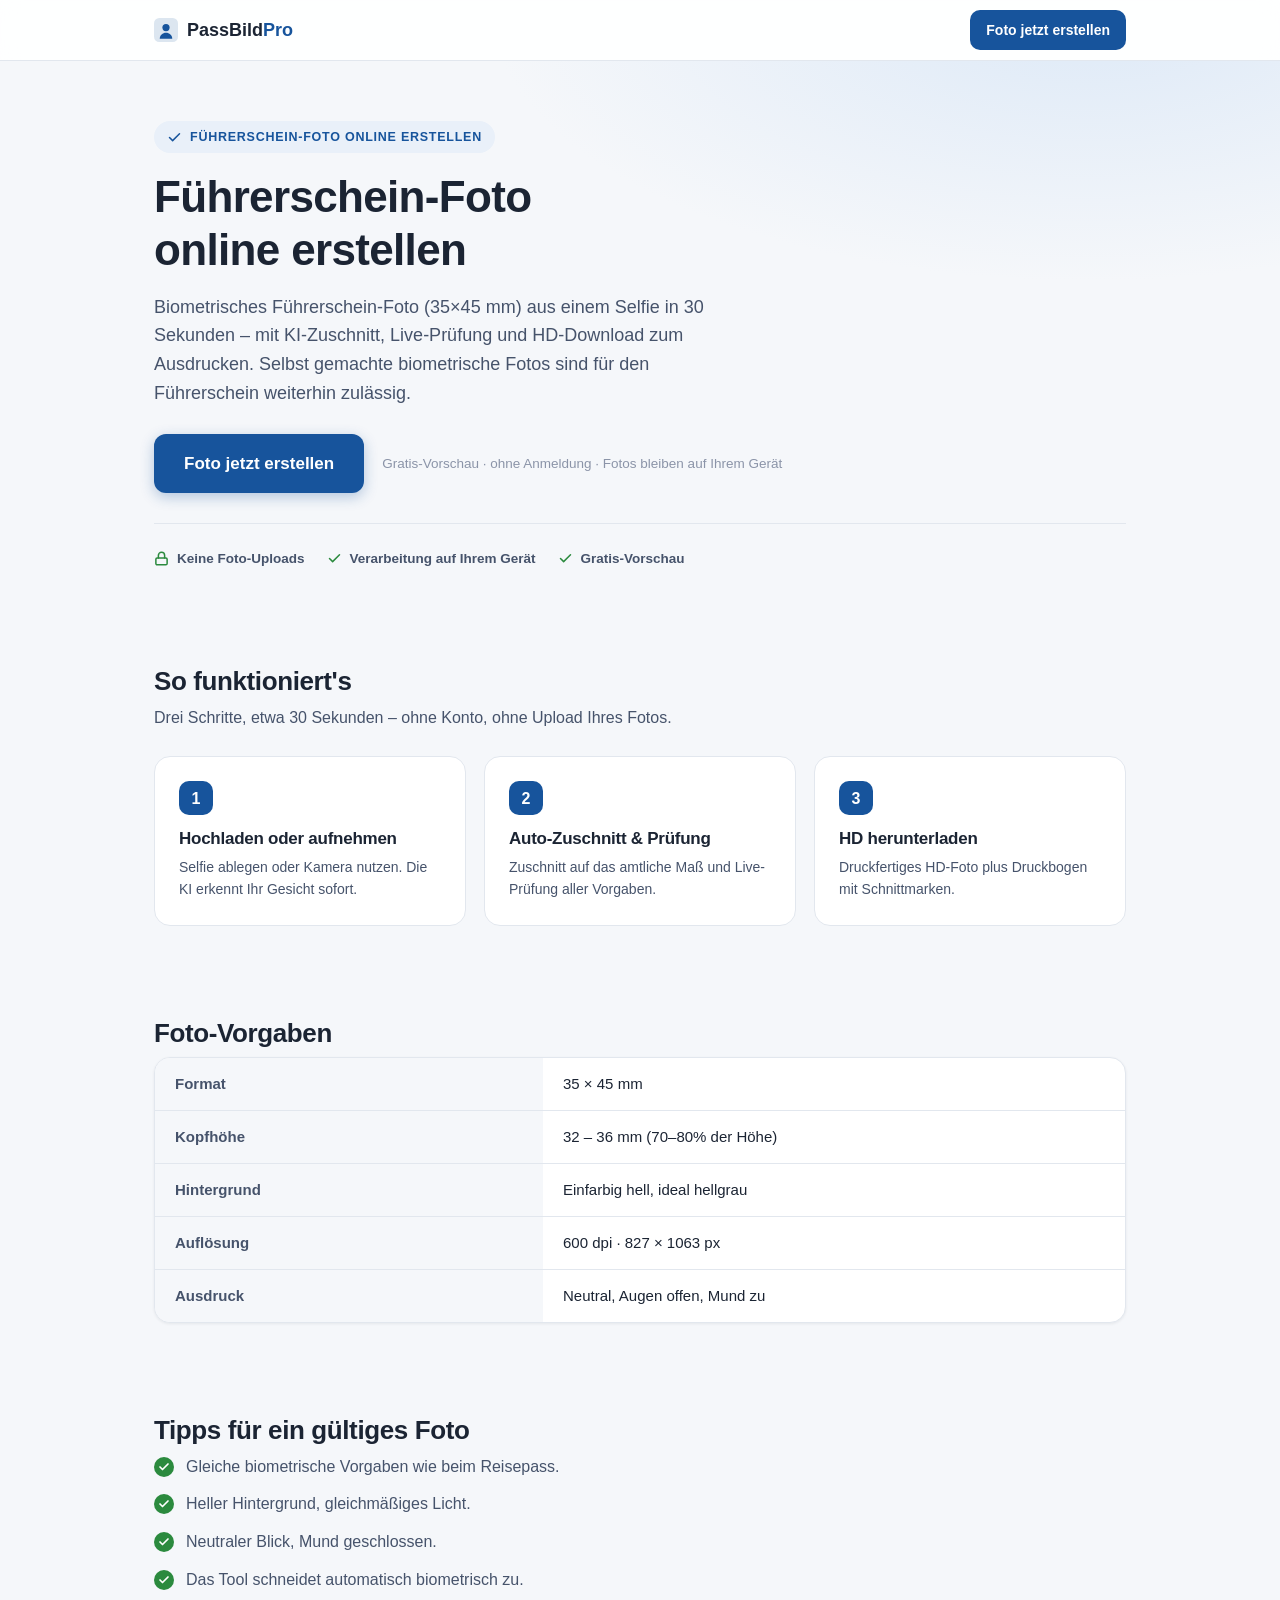
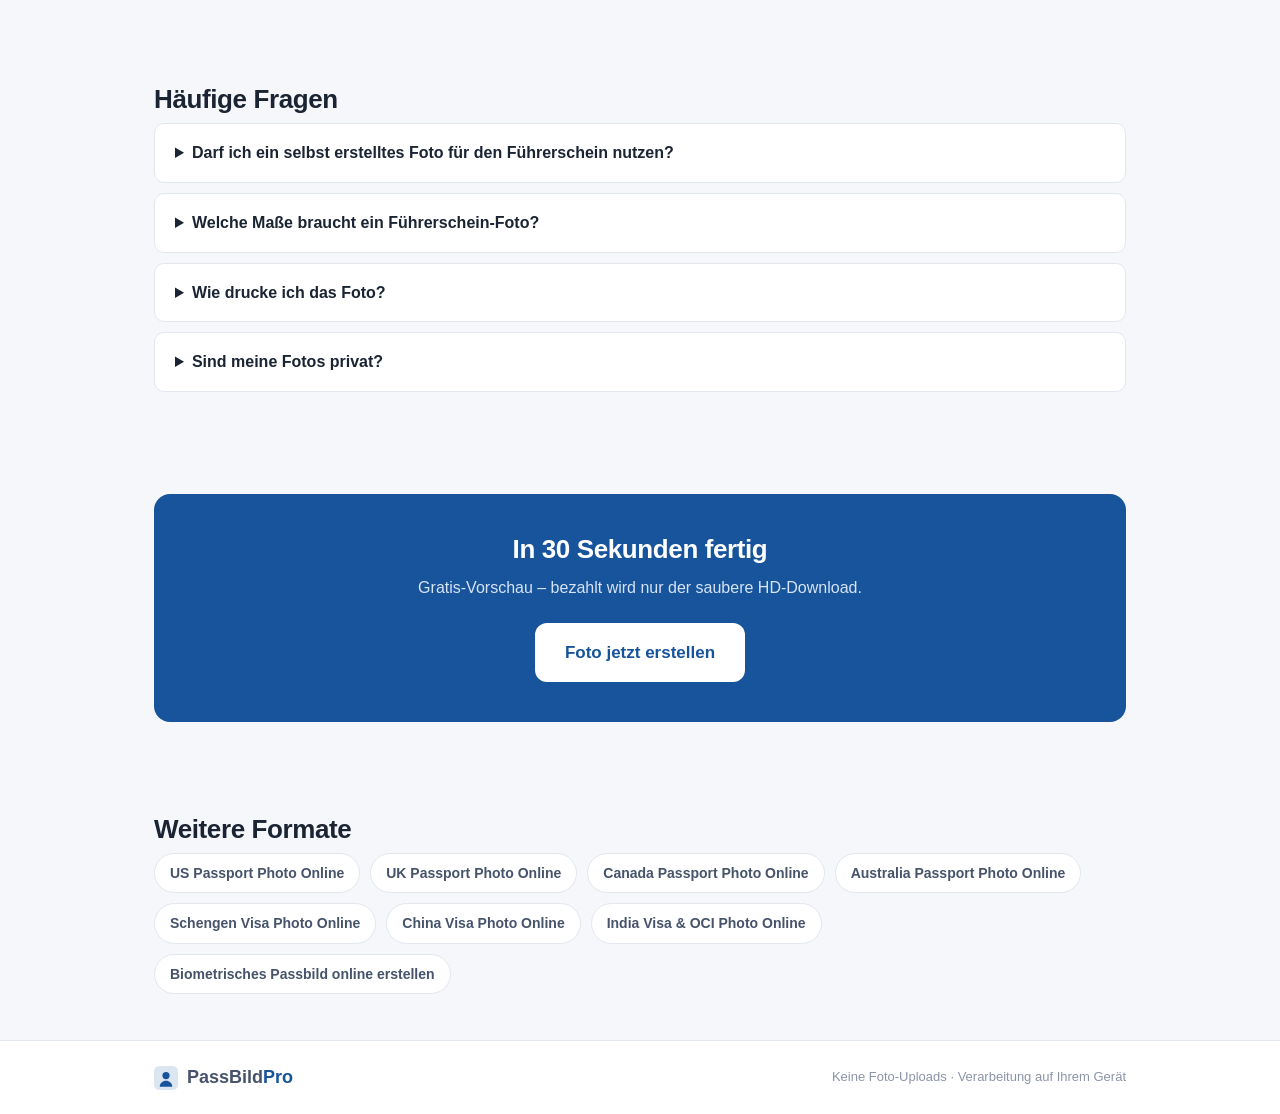
<file: fuehrerschein-foto.html>
<!DOCTYPE html>
<html lang="de">
<head>
  <meta charset="UTF-8" />
  <meta name="viewport" content="width=device-width, initial-scale=1.0" />
  <title>Führerschein Foto online erstellen – 35x45 mm biometrisch in 30 Sekunden</title>
  <meta name="description" content="Führerschein-Foto online erstellen (35x45 mm, biometrisch): KI-Zuschnitt, Live-Prüfung und HD-Download zum Ausdrucken. Schnell, günstig, datenschutzfreundlich." />
  <link rel="canonical" href="https://passport-photo-five.vercel.app/fuehrerschein-foto" />
  <meta property="og:type" content="website" />
  <meta property="og:title" content="Führerschein Foto online erstellen – 35x45 mm biometrisch in 30 Sekunden" />
  <meta property="og:description" content="Führerschein-Foto online erstellen (35x45 mm, biometrisch): KI-Zuschnitt, Live-Prüfung und HD-Download zum Ausdrucken. Schnell, günstig, datenschutzfreundlich." />
  <meta property="og:url" content="https://passport-photo-five.vercel.app/fuehrerschein-foto" />
  <meta name="robots" content="index, follow" />
  <link rel="icon" href="data:image/svg+xml,%3Csvg xmlns='http://www.w3.org/2000/svg' viewBox='0 0 100 100'%3E%3Crect width='100' height='100' rx='20' fill='%2317549c'/%3E%3Ccircle cx='50' cy='40' r='16' fill='white'/%3E%3Cpath d='M22 88c0-16 12.5-26 28-26s28 10 28 26' fill='white'/%3E%3C/svg%3E" />
  <link rel="stylesheet" href="/css/landing.css" />
  <script type="application/ld+json">{"@context": "https://schema.org", "@type": "FAQPage", "mainEntity": [{"@type": "Question", "name": "Darf ich ein selbst erstelltes Foto für den Führerschein nutzen?", "acceptedAnswer": {"@type": "Answer", "text": "Ja. Für den Führerschein sind selbst erstellte biometrische Fotos (35×45 mm) weiterhin zulässig – anders als beim Reisepass."}}, {"@type": "Question", "name": "Welche Maße braucht ein Führerschein-Foto?", "acceptedAnswer": {"@type": "Answer", "text": "35×45 mm mit einer Kopfhöhe von 32–36 mm (70–80% der Bildhöhe) – genau darauf schneidet das Tool zu."}}, {"@type": "Question", "name": "Wie drucke ich das Foto?", "acceptedAnswer": {"@type": "Answer", "text": "Den Druckbogen als normales 10×15-Foto im Drogeriemarkt oder Fotolabor drucken lassen und an den Schnittmarken schneiden."}}, {"@type": "Question", "name": "Sind meine Fotos privat?", "acceptedAnswer": {"@type": "Answer", "text": "Ja – die gesamte Verarbeitung läuft lokal im Browser, es wird nichts hochgeladen."}}]}</script>
  <script type="application/ld+json">{"@context": "https://schema.org", "@type": "BreadcrumbList", "itemListElement": [{"@type": "ListItem", "position": 1, "name": "Home", "item": "https://passport-photo-five.vercel.app/"}, {"@type": "ListItem", "position": 2, "name": "Führerschein-Foto online erstellen", "item": "https://passport-photo-five.vercel.app/fuehrerschein-foto"}]}</script>
</head>
<body>
  <header class="lp-header">
    <div class="container">
      <a class="lp-brand" href="/"><svg viewBox="0 0 100 100" width="24" height="24" aria-hidden="true"><rect width="100" height="100" rx="22" fill="currentColor" opacity="0.15"/><circle cx="50" cy="40" r="15" fill="currentColor"/><path d="M24 86c0-15 12-25 26-25s26 10 26 25" fill="currentColor"/></svg><span>PassBild<b>Pro</b></span></a>
      <a class="lp-header-cta" href="/?format=de_fs#upload-section">Foto jetzt erstellen</a>
    </div>
  </header>

  <section class="lp-hero">
    <div class="container">
      <div class="lp-eyebrow"><svg width="15" height="15" viewBox="0 0 24 24" fill="none" stroke="currentColor" stroke-width="2.4" stroke-linecap="round" stroke-linejoin="round"><polyline points="20 6 9 17 4 12"/></svg> Führerschein-Foto online erstellen</div>
      <h1>Führerschein-Foto online erstellen</h1>
      <p class="lead">Biometrisches Führerschein-Foto (35×45 mm) aus einem Selfie in 30 Sekunden – mit KI-Zuschnitt, Live-Prüfung und HD-Download zum Ausdrucken. Selbst gemachte biometrische Fotos sind für den Führerschein weiterhin zulässig.</p>
      <div class="lp-cta-row">
        <a class="btn btn-primary btn-lg" href="/?format=de_fs#upload-section">Foto jetzt erstellen</a>
        <span class="lp-cta-note">Gratis-Vorschau · ohne Anmeldung · Fotos bleiben auf Ihrem Gerät</span>
      </div>
      <div class="lp-trust">
        <span><svg width="15" height="15" viewBox="0 0 24 24" fill="none" stroke="currentColor" stroke-width="2.4" stroke-linecap="round" stroke-linejoin="round"><rect x="3" y="11" width="18" height="11" rx="2"/><path d="M7 11V7a5 5 0 0 1 10 0v4"/></svg> Keine Foto-Uploads</span>
        <span><svg width="15" height="15" viewBox="0 0 24 24" fill="none" stroke="currentColor" stroke-width="2.4" stroke-linecap="round" stroke-linejoin="round"><polyline points="20 6 9 17 4 12"/></svg> Verarbeitung auf Ihrem Gerät</span>
        <span><svg width="15" height="15" viewBox="0 0 24 24" fill="none" stroke="currentColor" stroke-width="2.4" stroke-linecap="round" stroke-linejoin="round"><polyline points="20 6 9 17 4 12"/></svg> Gratis-Vorschau</span>
      </div>
    </div>
  </section>

  <section>
    <div class="container">
      <h2 class="lp-section-h">So funktioniert's</h2>
      <p class="lp-section-sub">Drei Schritte, etwa 30 Sekunden – ohne Konto, ohne Upload Ihres Fotos.</p>
      <div class="lp-steps">
        <div class="lp-step"><h3>Hochladen oder aufnehmen</h3><p>Selfie ablegen oder Kamera nutzen. Die KI erkennt Ihr Gesicht sofort.</p></div>
        <div class="lp-step"><h3>Auto-Zuschnitt & Prüfung</h3><p>Zuschnitt auf das amtliche Maß und Live-Prüfung aller Vorgaben.</p></div>
        <div class="lp-step"><h3>HD herunterladen</h3><p>Druckfertiges HD-Foto plus Druckbogen mit Schnittmarken.</p></div>
      </div>
    </div>
  </section>

  <section>
    <div class="container">
      <h2 class="lp-section-h">Foto-Vorgaben</h2>
      <div class="lp-specs">
        <table>
          <tr><th>Format</th><td>35 × 45 mm</td></tr>
          <tr><th>Kopfhöhe</th><td>32 – 36 mm (70–80% der Höhe)</td></tr>
          <tr><th>Hintergrund</th><td>Einfarbig hell, ideal hellgrau</td></tr>
          <tr><th>Auflösung</th><td>600 dpi · 827 × 1063 px</td></tr>
          <tr><th>Ausdruck</th><td>Neutral, Augen offen, Mund zu</td></tr>
        </table>
      </div>
    </div>
  </section>

  <section>
    <div class="container">
      <h2 class="lp-section-h">Tipps für ein gültiges Foto</h2>
      <ul class="lp-tips">
          <li>Gleiche biometrische Vorgaben wie beim Reisepass.</li>
          <li>Heller Hintergrund, gleichmäßiges Licht.</li>
          <li>Neutraler Blick, Mund geschlossen.</li>
          <li>Das Tool schneidet automatisch biometrisch zu.</li>
      </ul>
    </div>
  </section>

  <section class="lp-faq">
    <div class="container">
      <h2 class="lp-section-h">Häufige Fragen</h2>
        <details><summary>Darf ich ein selbst erstelltes Foto für den Führerschein nutzen?</summary><p>Ja. Für den Führerschein sind selbst erstellte biometrische Fotos (35×45 mm) weiterhin zulässig – anders als beim Reisepass.</p></details>
        <details><summary>Welche Maße braucht ein Führerschein-Foto?</summary><p>35×45 mm mit einer Kopfhöhe von 32–36 mm (70–80% der Bildhöhe) – genau darauf schneidet das Tool zu.</p></details>
        <details><summary>Wie drucke ich das Foto?</summary><p>Den Druckbogen als normales 10×15-Foto im Drogeriemarkt oder Fotolabor drucken lassen und an den Schnittmarken schneiden.</p></details>
        <details><summary>Sind meine Fotos privat?</summary><p>Ja – die gesamte Verarbeitung läuft lokal im Browser, es wird nichts hochgeladen.</p></details>
    </div>
  </section>

  <section>
    <div class="container">
      <div class="lp-cta-band">
        <h2>In 30 Sekunden fertig</h2>
        <p>Gratis-Vorschau – bezahlt wird nur der saubere HD-Download.</p>
        <a class="btn btn-lg" href="/?format=de_fs#upload-section">Foto jetzt erstellen</a>
      </div>
    </div>
  </section>

  <section>
    <div class="container">
      <h2 class="lp-section-h">Weitere Formate</h2>
      <div class="lp-related">
        <a href="/us-passport-photo">US Passport Photo Online</a>
        <a href="/uk-passport-photo">UK Passport Photo Online</a>
        <a href="/canada-passport-photo">Canada Passport Photo Online</a>
        <a href="/australia-passport-photo">Australia Passport Photo Online</a>
        <a href="/schengen-visa-photo">Schengen Visa Photo Online</a>
        <a href="/china-visa-photo">China Visa Photo Online</a>
        <a href="/india-visa-photo">India Visa & OCI Photo Online</a>
        <a href="/biometrisches-passbild">Biometrisches Passbild online erstellen</a>
      </div>
    </div>
  </section>

  <footer class="lp-footer">
    <div class="container">
      <a class="lp-brand" href="/"><svg viewBox="0 0 100 100" width="24" height="24" aria-hidden="true"><rect width="100" height="100" rx="22" fill="currentColor" opacity="0.15"/><circle cx="50" cy="40" r="15" fill="currentColor"/><path d="M24 86c0-15 12-25 26-25s26 10 26 25" fill="currentColor"/></svg><span>PassBild<b>Pro</b></span></a>
      <span>Keine Foto-Uploads · Verarbeitung auf Ihrem Gerät</span>
    </div>
  </footer>
</body>
</html>
</file>
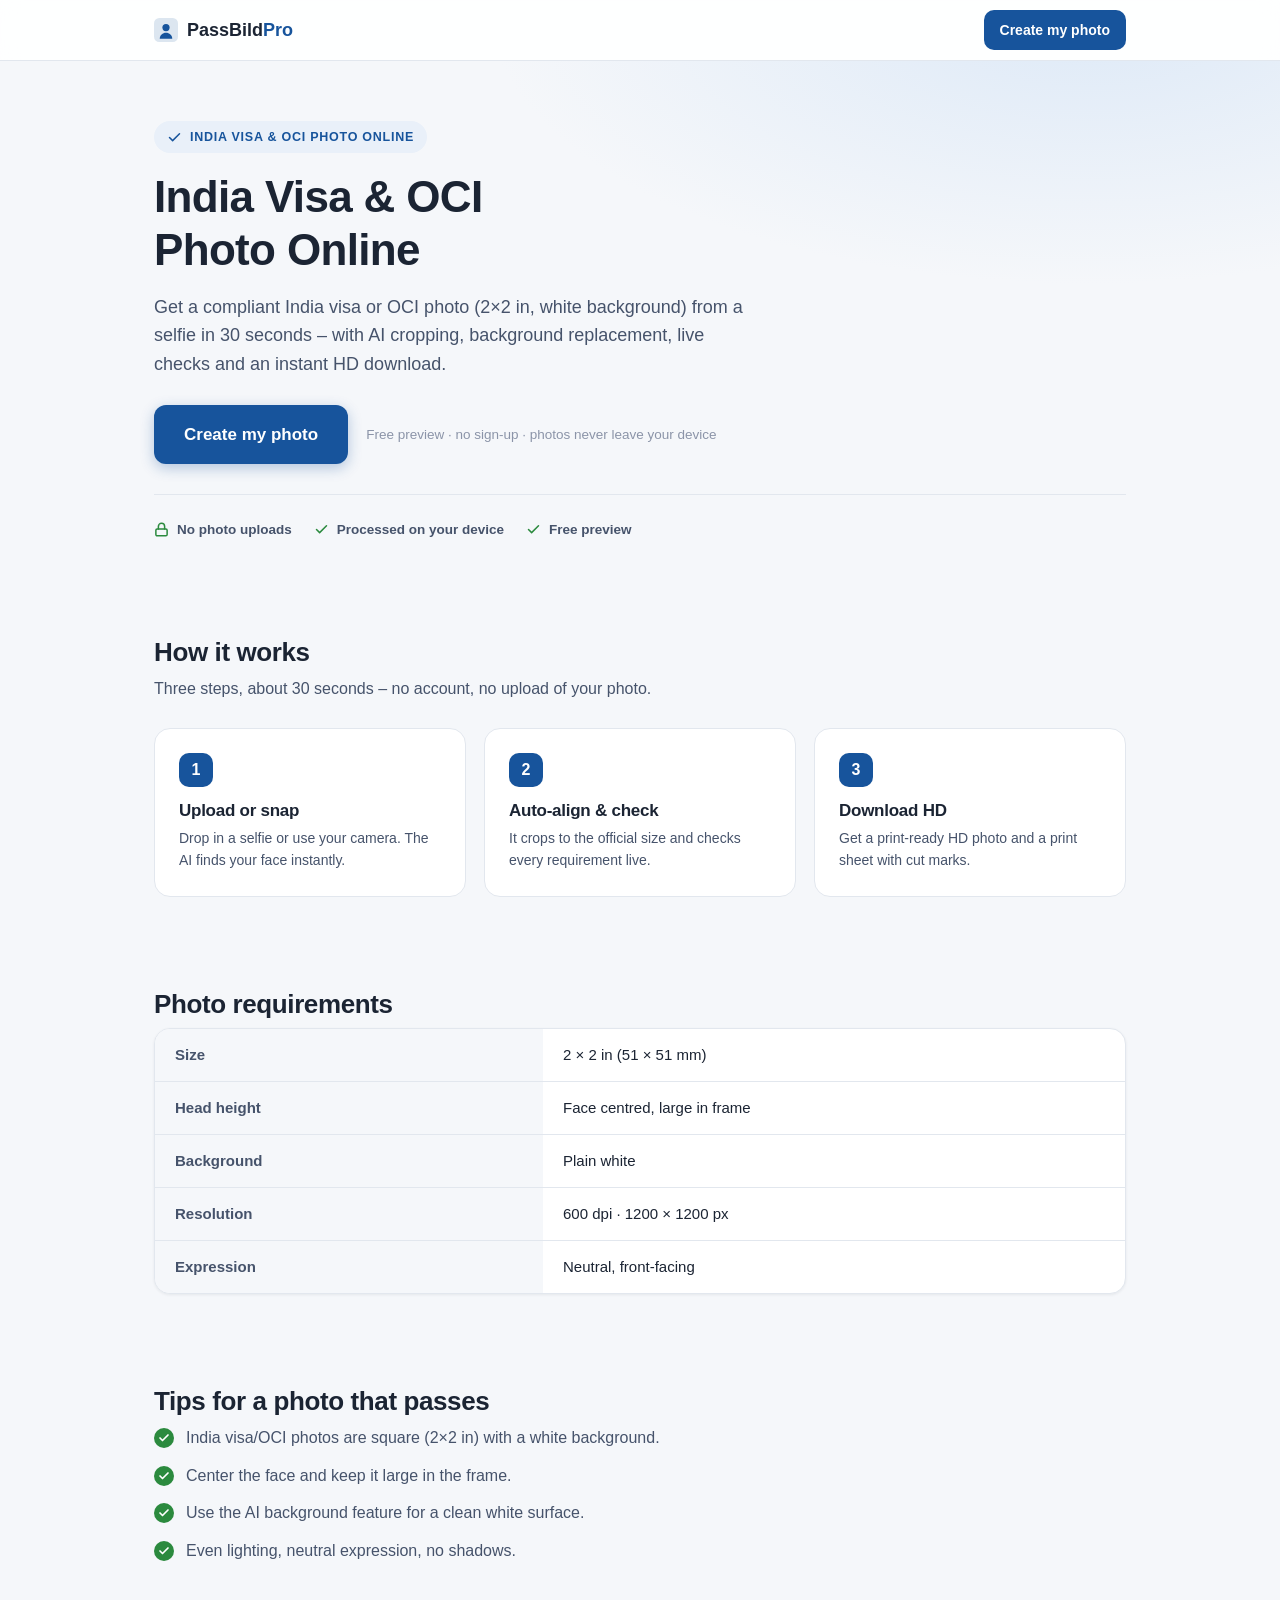
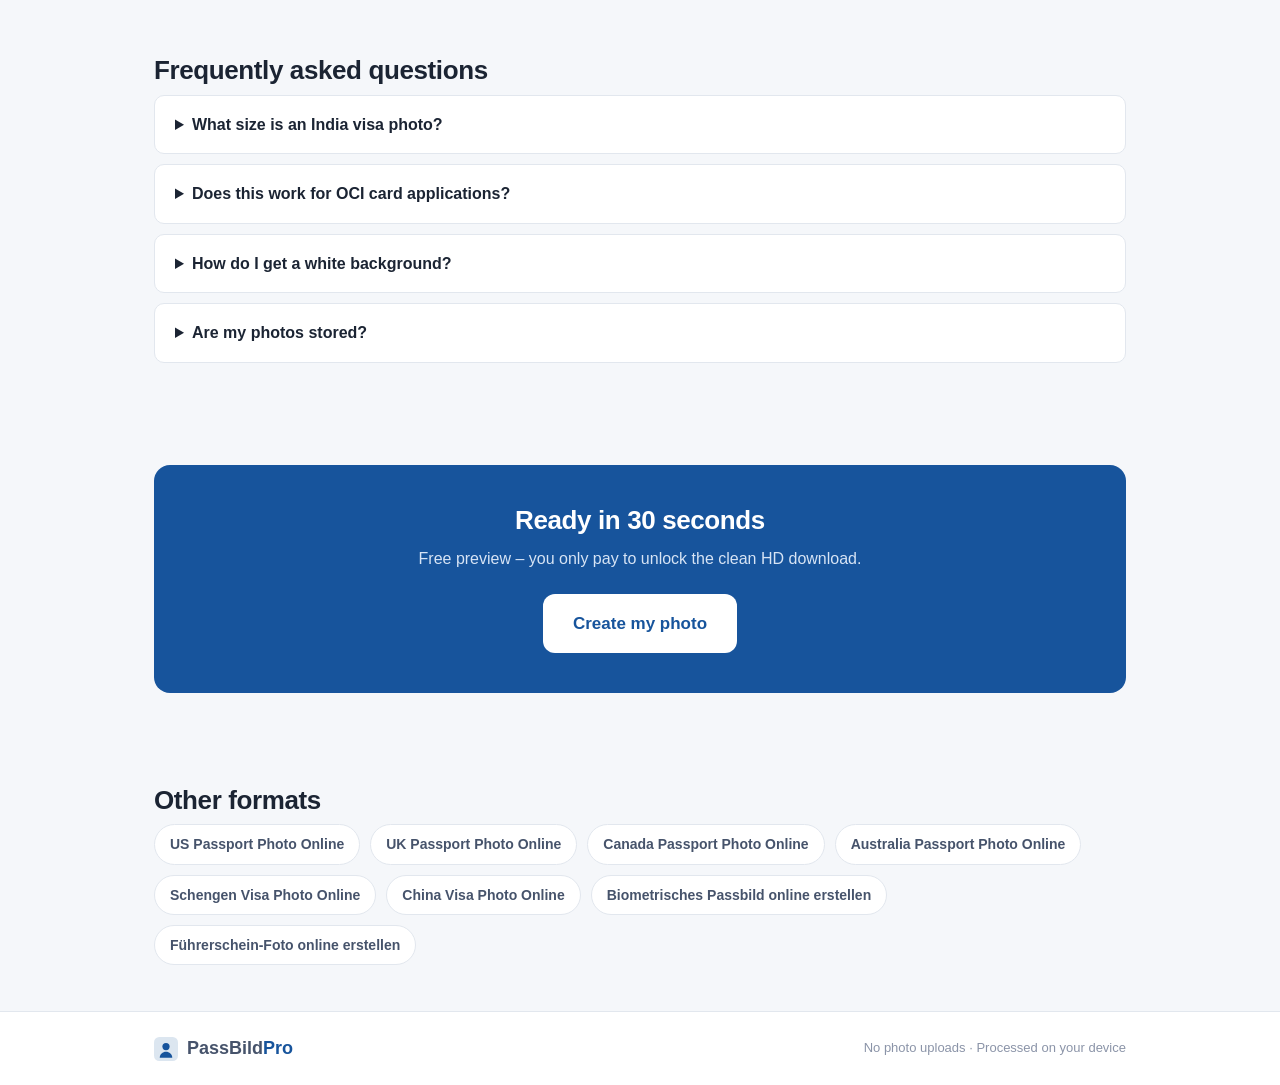
<file: india-visa-photo.html>
<!DOCTYPE html>
<html lang="en">
<head>
  <meta charset="UTF-8" />
  <meta name="viewport" content="width=device-width, initial-scale=1.0" />
  <title>India Visa &amp; OCI Photo Online – 2x2 in White Background in 30 Seconds</title>
  <meta name="description" content="Create a compliant India visa or OCI photo online (2x2 in / 51x51 mm, white background). AI auto-crop, live checks and instant printable HD download." />
  <link rel="canonical" href="https://passport-photo-five.vercel.app/india-visa-photo" />
  <meta property="og:type" content="website" />
  <meta property="og:title" content="India Visa &amp; OCI Photo Online – 2x2 in White Background in 30 Seconds" />
  <meta property="og:description" content="Create a compliant India visa or OCI photo online (2x2 in / 51x51 mm, white background). AI auto-crop, live checks and instant printable HD download." />
  <meta property="og:url" content="https://passport-photo-five.vercel.app/india-visa-photo" />
  <meta name="robots" content="index, follow" />
  <link rel="icon" href="data:image/svg+xml,%3Csvg xmlns='http://www.w3.org/2000/svg' viewBox='0 0 100 100'%3E%3Crect width='100' height='100' rx='20' fill='%2317549c'/%3E%3Ccircle cx='50' cy='40' r='16' fill='white'/%3E%3Cpath d='M22 88c0-16 12.5-26 28-26s28 10 28 26' fill='white'/%3E%3C/svg%3E" />
  <link rel="stylesheet" href="/css/landing.css" />
  <script type="application/ld+json">{"@context": "https://schema.org", "@type": "FAQPage", "mainEntity": [{"@type": "Question", "name": "What size is an India visa photo?", "acceptedAnswer": {"@type": "Answer", "text": "2×2 inches (51×51 mm), square, with a plain white background – the same format used for OCI applications."}}, {"@type": "Question", "name": "Does this work for OCI card applications?", "acceptedAnswer": {"@type": "Answer", "text": "Yes, OCI uses the same 2×2 in square white-background photo, which this tool produces."}}, {"@type": "Question", "name": "How do I get a white background?", "acceptedAnswer": {"@type": "Answer", "text": "Use the AI background feature to replace your background with a clean white surface."}}, {"@type": "Question", "name": "Are my photos stored?", "acceptedAnswer": {"@type": "Answer", "text": "No – everything is processed locally in your browser."}}]}</script>
  <script type="application/ld+json">{"@context": "https://schema.org", "@type": "BreadcrumbList", "itemListElement": [{"@type": "ListItem", "position": 1, "name": "Home", "item": "https://passport-photo-five.vercel.app/"}, {"@type": "ListItem", "position": 2, "name": "India Visa & OCI Photo Online", "item": "https://passport-photo-five.vercel.app/india-visa-photo"}]}</script>
</head>
<body>
  <header class="lp-header">
    <div class="container">
      <a class="lp-brand" href="/"><svg viewBox="0 0 100 100" width="24" height="24" aria-hidden="true"><rect width="100" height="100" rx="22" fill="currentColor" opacity="0.15"/><circle cx="50" cy="40" r="15" fill="currentColor"/><path d="M24 86c0-15 12-25 26-25s26 10 26 25" fill="currentColor"/></svg><span>PassBild<b>Pro</b></span></a>
      <a class="lp-header-cta" href="/?format=in_visa#upload-section">Create my photo</a>
    </div>
  </header>

  <section class="lp-hero">
    <div class="container">
      <div class="lp-eyebrow"><svg width="15" height="15" viewBox="0 0 24 24" fill="none" stroke="currentColor" stroke-width="2.4" stroke-linecap="round" stroke-linejoin="round"><polyline points="20 6 9 17 4 12"/></svg> India Visa &amp; OCI Photo Online</div>
      <h1>India Visa &amp; OCI Photo Online</h1>
      <p class="lead">Get a compliant India visa or OCI photo (2×2 in, white background) from a selfie in 30 seconds – with AI cropping, background replacement, live checks and an instant HD download.</p>
      <div class="lp-cta-row">
        <a class="btn btn-primary btn-lg" href="/?format=in_visa#upload-section">Create my photo</a>
        <span class="lp-cta-note">Free preview · no sign-up · photos never leave your device</span>
      </div>
      <div class="lp-trust">
        <span><svg width="15" height="15" viewBox="0 0 24 24" fill="none" stroke="currentColor" stroke-width="2.4" stroke-linecap="round" stroke-linejoin="round"><rect x="3" y="11" width="18" height="11" rx="2"/><path d="M7 11V7a5 5 0 0 1 10 0v4"/></svg> No photo uploads</span>
        <span><svg width="15" height="15" viewBox="0 0 24 24" fill="none" stroke="currentColor" stroke-width="2.4" stroke-linecap="round" stroke-linejoin="round"><polyline points="20 6 9 17 4 12"/></svg> Processed on your device</span>
        <span><svg width="15" height="15" viewBox="0 0 24 24" fill="none" stroke="currentColor" stroke-width="2.4" stroke-linecap="round" stroke-linejoin="round"><polyline points="20 6 9 17 4 12"/></svg> Free preview</span>
      </div>
    </div>
  </section>

  <section>
    <div class="container">
      <h2 class="lp-section-h">How it works</h2>
      <p class="lp-section-sub">Three steps, about 30 seconds – no account, no upload of your photo.</p>
      <div class="lp-steps">
        <div class="lp-step"><h3>Upload or snap</h3><p>Drop in a selfie or use your camera. The AI finds your face instantly.</p></div>
        <div class="lp-step"><h3>Auto-align & check</h3><p>It crops to the official size and checks every requirement live.</p></div>
        <div class="lp-step"><h3>Download HD</h3><p>Get a print-ready HD photo and a print sheet with cut marks.</p></div>
      </div>
    </div>
  </section>

  <section>
    <div class="container">
      <h2 class="lp-section-h">Photo requirements</h2>
      <div class="lp-specs">
        <table>
          <tr><th>Size</th><td>2 × 2 in (51 × 51 mm)</td></tr>
          <tr><th>Head height</th><td>Face centred, large in frame</td></tr>
          <tr><th>Background</th><td>Plain white</td></tr>
          <tr><th>Resolution</th><td>600 dpi · 1200 × 1200 px</td></tr>
          <tr><th>Expression</th><td>Neutral, front-facing</td></tr>
        </table>
      </div>
    </div>
  </section>

  <section>
    <div class="container">
      <h2 class="lp-section-h">Tips for a photo that passes</h2>
      <ul class="lp-tips">
          <li>India visa/OCI photos are square (2×2 in) with a white background.</li>
          <li>Center the face and keep it large in the frame.</li>
          <li>Use the AI background feature for a clean white surface.</li>
          <li>Even lighting, neutral expression, no shadows.</li>
      </ul>
    </div>
  </section>

  <section class="lp-faq">
    <div class="container">
      <h2 class="lp-section-h">Frequently asked questions</h2>
        <details><summary>What size is an India visa photo?</summary><p>2×2 inches (51×51 mm), square, with a plain white background – the same format used for OCI applications.</p></details>
        <details><summary>Does this work for OCI card applications?</summary><p>Yes, OCI uses the same 2×2 in square white-background photo, which this tool produces.</p></details>
        <details><summary>How do I get a white background?</summary><p>Use the AI background feature to replace your background with a clean white surface.</p></details>
        <details><summary>Are my photos stored?</summary><p>No – everything is processed locally in your browser.</p></details>
    </div>
  </section>

  <section>
    <div class="container">
      <div class="lp-cta-band">
        <h2>Ready in 30 seconds</h2>
        <p>Free preview – you only pay to unlock the clean HD download.</p>
        <a class="btn btn-lg" href="/?format=in_visa#upload-section">Create my photo</a>
      </div>
    </div>
  </section>

  <section>
    <div class="container">
      <h2 class="lp-section-h">Other formats</h2>
      <div class="lp-related">
        <a href="/us-passport-photo">US Passport Photo Online</a>
        <a href="/uk-passport-photo">UK Passport Photo Online</a>
        <a href="/canada-passport-photo">Canada Passport Photo Online</a>
        <a href="/australia-passport-photo">Australia Passport Photo Online</a>
        <a href="/schengen-visa-photo">Schengen Visa Photo Online</a>
        <a href="/china-visa-photo">China Visa Photo Online</a>
        <a href="/biometrisches-passbild">Biometrisches Passbild online erstellen</a>
        <a href="/fuehrerschein-foto">Führerschein-Foto online erstellen</a>
      </div>
    </div>
  </section>

  <footer class="lp-footer">
    <div class="container">
      <a class="lp-brand" href="/"><svg viewBox="0 0 100 100" width="24" height="24" aria-hidden="true"><rect width="100" height="100" rx="22" fill="currentColor" opacity="0.15"/><circle cx="50" cy="40" r="15" fill="currentColor"/><path d="M24 86c0-15 12-25 26-25s26 10 26 25" fill="currentColor"/></svg><span>PassBild<b>Pro</b></span></a>
      <span>No photo uploads · Processed on your device</span>
    </div>
  </footer>
</body>
</html>
</file>
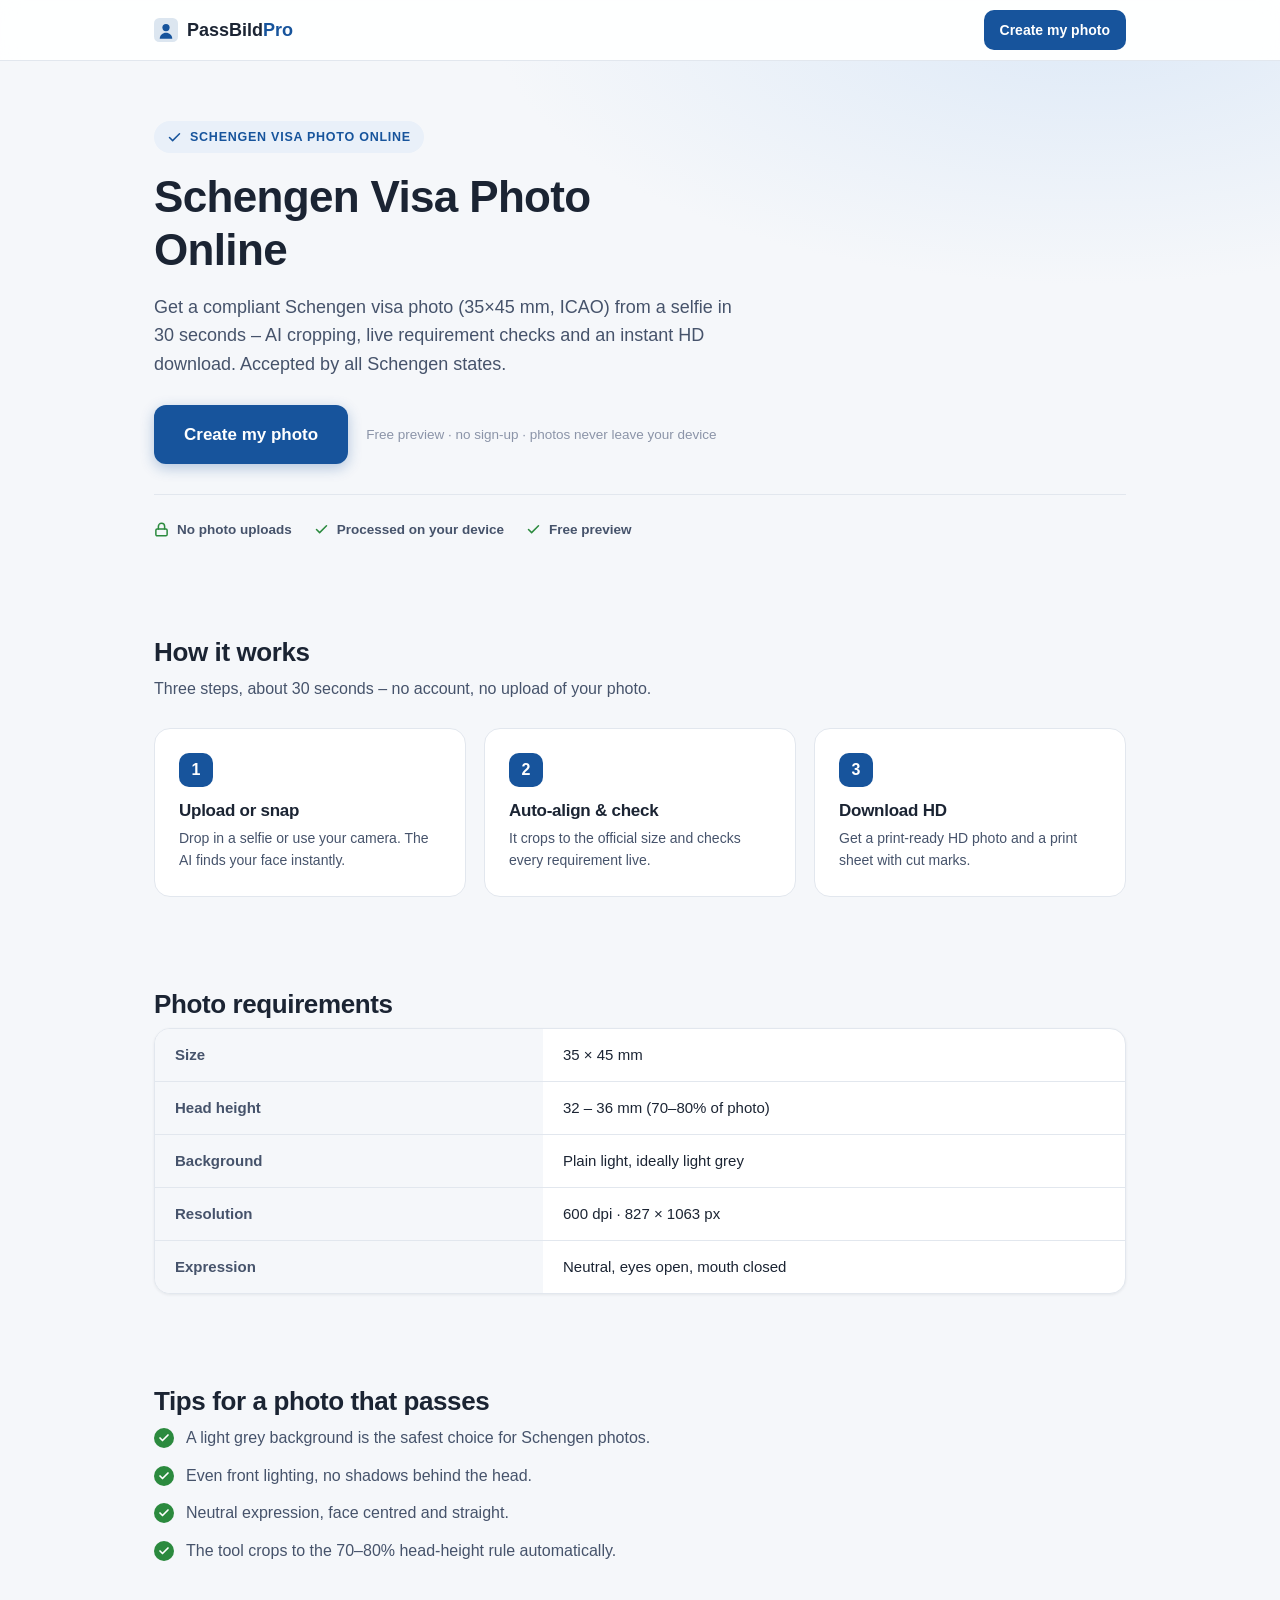
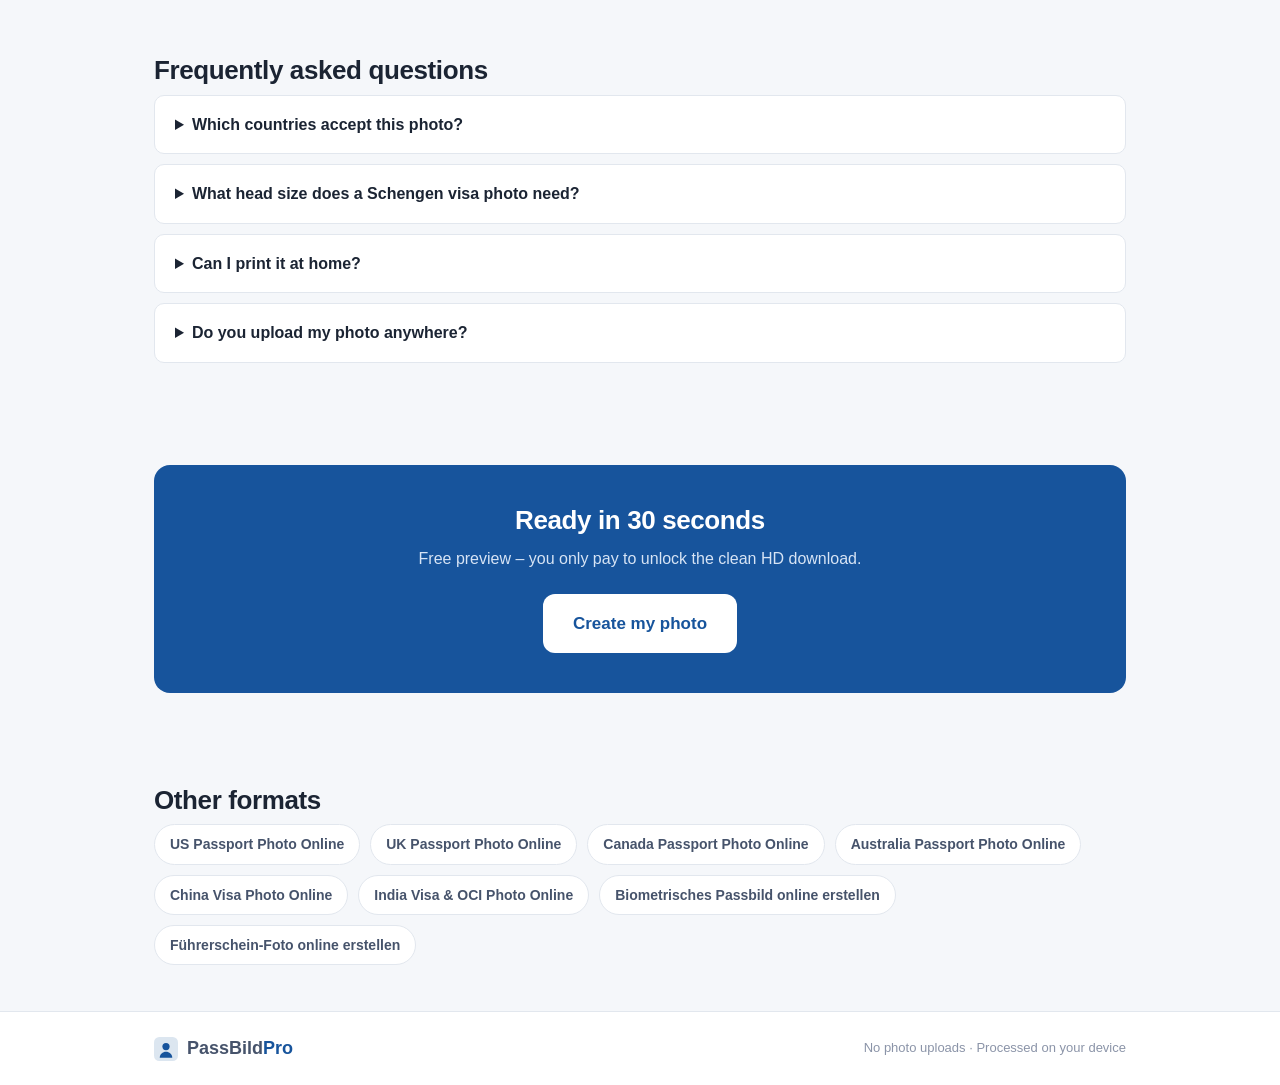
<file: schengen-visa-photo.html>
<!DOCTYPE html>
<html lang="en">
<head>
  <meta charset="UTF-8" />
  <meta name="viewport" content="width=device-width, initial-scale=1.0" />
  <title>Schengen Visa Photo Online – 35x45 mm, ICAO Compliant in 30 Seconds</title>
  <meta name="description" content="Create a compliant Schengen visa photo online (35x45 mm, ICAO). AI auto-crop, live checks and instant printable HD download. Accepted by all Schengen states." />
  <link rel="canonical" href="https://passport-photo-five.vercel.app/schengen-visa-photo" />
  <meta property="og:type" content="website" />
  <meta property="og:title" content="Schengen Visa Photo Online – 35x45 mm, ICAO Compliant in 30 Seconds" />
  <meta property="og:description" content="Create a compliant Schengen visa photo online (35x45 mm, ICAO). AI auto-crop, live checks and instant printable HD download. Accepted by all Schengen states." />
  <meta property="og:url" content="https://passport-photo-five.vercel.app/schengen-visa-photo" />
  <meta name="robots" content="index, follow" />
  <link rel="icon" href="data:image/svg+xml,%3Csvg xmlns='http://www.w3.org/2000/svg' viewBox='0 0 100 100'%3E%3Crect width='100' height='100' rx='20' fill='%2317549c'/%3E%3Ccircle cx='50' cy='40' r='16' fill='white'/%3E%3Cpath d='M22 88c0-16 12.5-26 28-26s28 10 28 26' fill='white'/%3E%3C/svg%3E" />
  <link rel="stylesheet" href="/css/landing.css" />
  <script type="application/ld+json">{"@context": "https://schema.org", "@type": "FAQPage", "mainEntity": [{"@type": "Question", "name": "Which countries accept this photo?", "acceptedAnswer": {"@type": "Answer", "text": "The Schengen photo standard (35×45 mm, ICAO) is accepted by all Schengen states, including Germany, France, Italy, Spain, the Netherlands and more."}}, {"@type": "Question", "name": "What head size does a Schengen visa photo need?", "acceptedAnswer": {"@type": "Answer", "text": "The head must be 32–36 mm from chin to crown, i.e. 70–80% of the photo height – which the tool measures and crops for you."}}, {"@type": "Question", "name": "Can I print it at home?", "acceptedAnswer": {"@type": "Answer", "text": "Yes – download the print sheet and print it at any photo lab or drugstore, then cut out the photos."}}, {"@type": "Question", "name": "Do you upload my photo anywhere?", "acceptedAnswer": {"@type": "Answer", "text": "No, it is processed entirely in your browser."}}]}</script>
  <script type="application/ld+json">{"@context": "https://schema.org", "@type": "BreadcrumbList", "itemListElement": [{"@type": "ListItem", "position": 1, "name": "Home", "item": "https://passport-photo-five.vercel.app/"}, {"@type": "ListItem", "position": 2, "name": "Schengen Visa Photo Online", "item": "https://passport-photo-five.vercel.app/schengen-visa-photo"}]}</script>
</head>
<body>
  <header class="lp-header">
    <div class="container">
      <a class="lp-brand" href="/"><svg viewBox="0 0 100 100" width="24" height="24" aria-hidden="true"><rect width="100" height="100" rx="22" fill="currentColor" opacity="0.15"/><circle cx="50" cy="40" r="15" fill="currentColor"/><path d="M24 86c0-15 12-25 26-25s26 10 26 25" fill="currentColor"/></svg><span>PassBild<b>Pro</b></span></a>
      <a class="lp-header-cta" href="/?format=schengen#upload-section">Create my photo</a>
    </div>
  </header>

  <section class="lp-hero">
    <div class="container">
      <div class="lp-eyebrow"><svg width="15" height="15" viewBox="0 0 24 24" fill="none" stroke="currentColor" stroke-width="2.4" stroke-linecap="round" stroke-linejoin="round"><polyline points="20 6 9 17 4 12"/></svg> Schengen Visa Photo Online</div>
      <h1>Schengen Visa Photo Online</h1>
      <p class="lead">Get a compliant Schengen visa photo (35×45 mm, ICAO) from a selfie in 30 seconds – AI cropping, live requirement checks and an instant HD download. Accepted by all Schengen states.</p>
      <div class="lp-cta-row">
        <a class="btn btn-primary btn-lg" href="/?format=schengen#upload-section">Create my photo</a>
        <span class="lp-cta-note">Free preview · no sign-up · photos never leave your device</span>
      </div>
      <div class="lp-trust">
        <span><svg width="15" height="15" viewBox="0 0 24 24" fill="none" stroke="currentColor" stroke-width="2.4" stroke-linecap="round" stroke-linejoin="round"><rect x="3" y="11" width="18" height="11" rx="2"/><path d="M7 11V7a5 5 0 0 1 10 0v4"/></svg> No photo uploads</span>
        <span><svg width="15" height="15" viewBox="0 0 24 24" fill="none" stroke="currentColor" stroke-width="2.4" stroke-linecap="round" stroke-linejoin="round"><polyline points="20 6 9 17 4 12"/></svg> Processed on your device</span>
        <span><svg width="15" height="15" viewBox="0 0 24 24" fill="none" stroke="currentColor" stroke-width="2.4" stroke-linecap="round" stroke-linejoin="round"><polyline points="20 6 9 17 4 12"/></svg> Free preview</span>
      </div>
    </div>
  </section>

  <section>
    <div class="container">
      <h2 class="lp-section-h">How it works</h2>
      <p class="lp-section-sub">Three steps, about 30 seconds – no account, no upload of your photo.</p>
      <div class="lp-steps">
        <div class="lp-step"><h3>Upload or snap</h3><p>Drop in a selfie or use your camera. The AI finds your face instantly.</p></div>
        <div class="lp-step"><h3>Auto-align & check</h3><p>It crops to the official size and checks every requirement live.</p></div>
        <div class="lp-step"><h3>Download HD</h3><p>Get a print-ready HD photo and a print sheet with cut marks.</p></div>
      </div>
    </div>
  </section>

  <section>
    <div class="container">
      <h2 class="lp-section-h">Photo requirements</h2>
      <div class="lp-specs">
        <table>
          <tr><th>Size</th><td>35 × 45 mm</td></tr>
          <tr><th>Head height</th><td>32 – 36 mm (70–80% of photo)</td></tr>
          <tr><th>Background</th><td>Plain light, ideally light grey</td></tr>
          <tr><th>Resolution</th><td>600 dpi · 827 × 1063 px</td></tr>
          <tr><th>Expression</th><td>Neutral, eyes open, mouth closed</td></tr>
        </table>
      </div>
    </div>
  </section>

  <section>
    <div class="container">
      <h2 class="lp-section-h">Tips for a photo that passes</h2>
      <ul class="lp-tips">
          <li>A light grey background is the safest choice for Schengen photos.</li>
          <li>Even front lighting, no shadows behind the head.</li>
          <li>Neutral expression, face centred and straight.</li>
          <li>The tool crops to the 70–80% head-height rule automatically.</li>
      </ul>
    </div>
  </section>

  <section class="lp-faq">
    <div class="container">
      <h2 class="lp-section-h">Frequently asked questions</h2>
        <details><summary>Which countries accept this photo?</summary><p>The Schengen photo standard (35×45 mm, ICAO) is accepted by all Schengen states, including Germany, France, Italy, Spain, the Netherlands and more.</p></details>
        <details><summary>What head size does a Schengen visa photo need?</summary><p>The head must be 32–36 mm from chin to crown, i.e. 70–80% of the photo height – which the tool measures and crops for you.</p></details>
        <details><summary>Can I print it at home?</summary><p>Yes – download the print sheet and print it at any photo lab or drugstore, then cut out the photos.</p></details>
        <details><summary>Do you upload my photo anywhere?</summary><p>No, it is processed entirely in your browser.</p></details>
    </div>
  </section>

  <section>
    <div class="container">
      <div class="lp-cta-band">
        <h2>Ready in 30 seconds</h2>
        <p>Free preview – you only pay to unlock the clean HD download.</p>
        <a class="btn btn-lg" href="/?format=schengen#upload-section">Create my photo</a>
      </div>
    </div>
  </section>

  <section>
    <div class="container">
      <h2 class="lp-section-h">Other formats</h2>
      <div class="lp-related">
        <a href="/us-passport-photo">US Passport Photo Online</a>
        <a href="/uk-passport-photo">UK Passport Photo Online</a>
        <a href="/canada-passport-photo">Canada Passport Photo Online</a>
        <a href="/australia-passport-photo">Australia Passport Photo Online</a>
        <a href="/china-visa-photo">China Visa Photo Online</a>
        <a href="/india-visa-photo">India Visa & OCI Photo Online</a>
        <a href="/biometrisches-passbild">Biometrisches Passbild online erstellen</a>
        <a href="/fuehrerschein-foto">Führerschein-Foto online erstellen</a>
      </div>
    </div>
  </section>

  <footer class="lp-footer">
    <div class="container">
      <a class="lp-brand" href="/"><svg viewBox="0 0 100 100" width="24" height="24" aria-hidden="true"><rect width="100" height="100" rx="22" fill="currentColor" opacity="0.15"/><circle cx="50" cy="40" r="15" fill="currentColor"/><path d="M24 86c0-15 12-25 26-25s26 10 26 25" fill="currentColor"/></svg><span>PassBild<b>Pro</b></span></a>
      <span>No photo uploads · Processed on your device</span>
    </div>
  </footer>
</body>
</html>
</file>
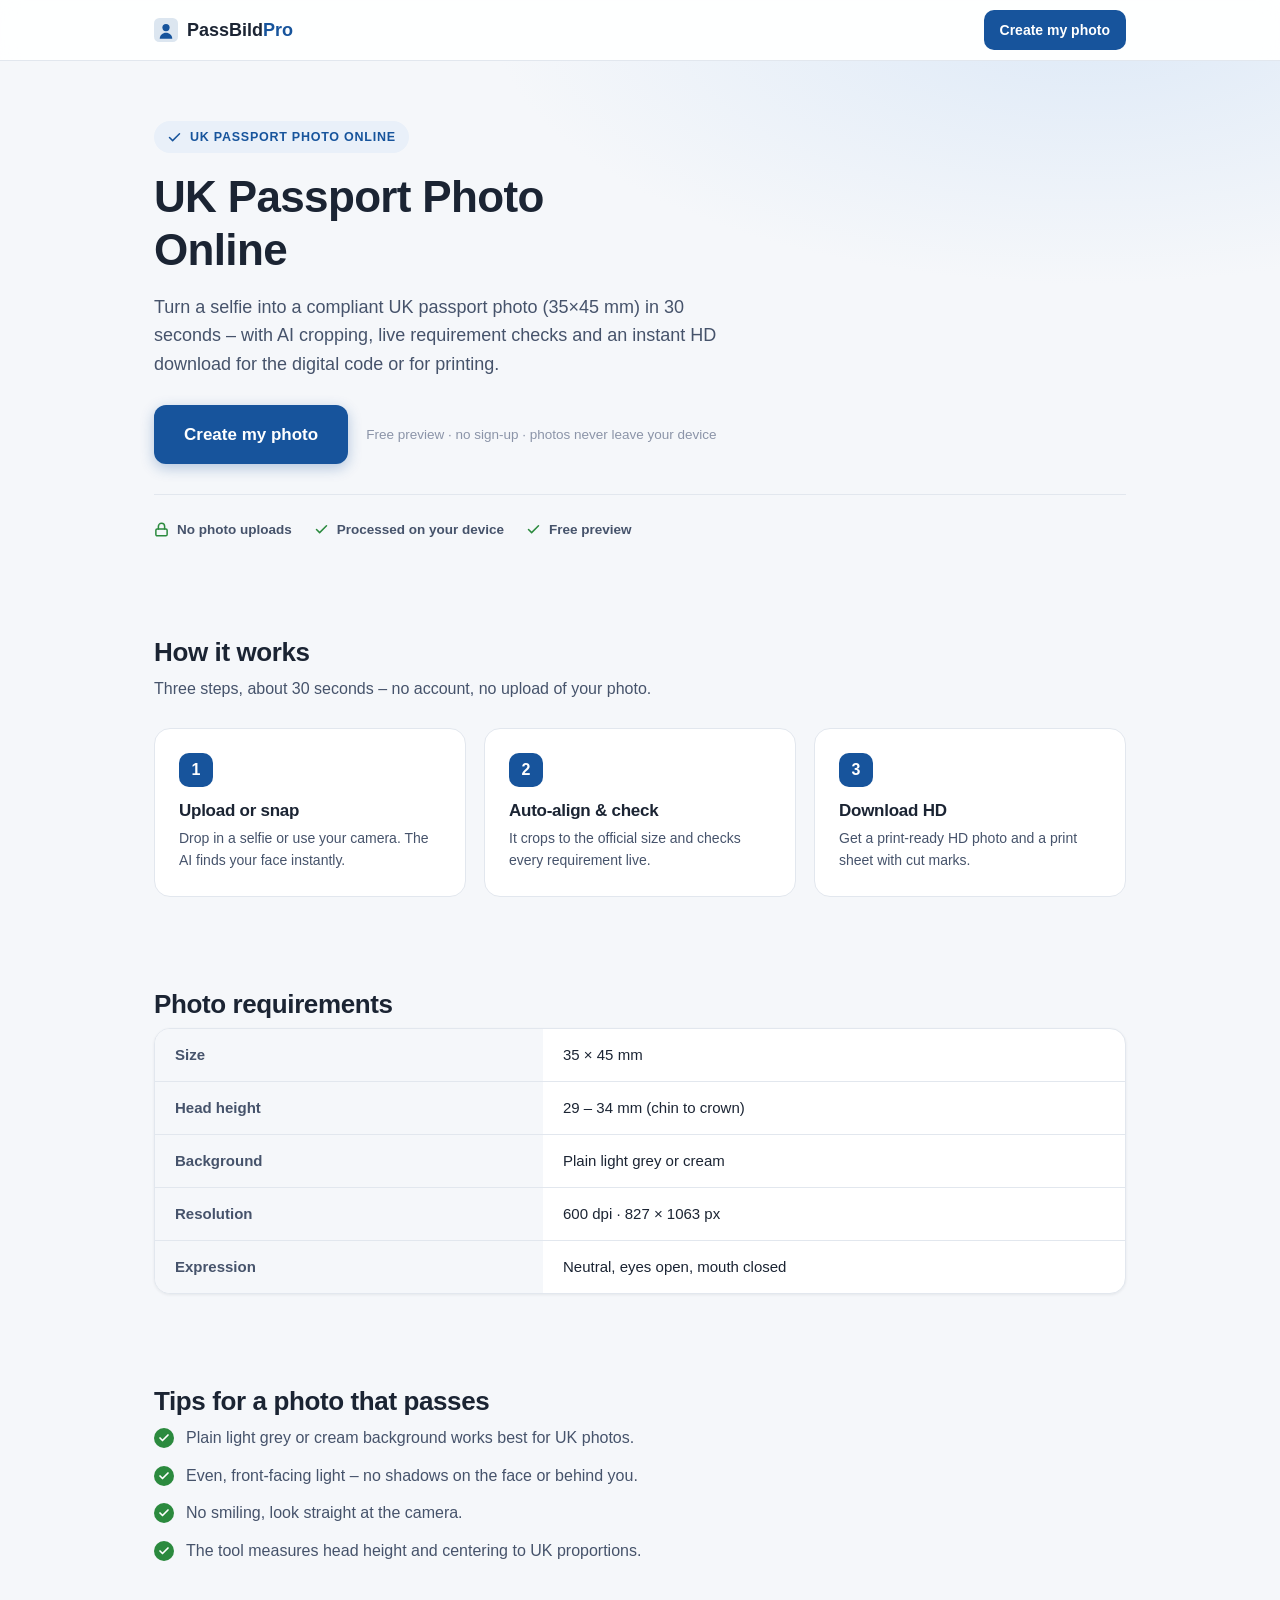
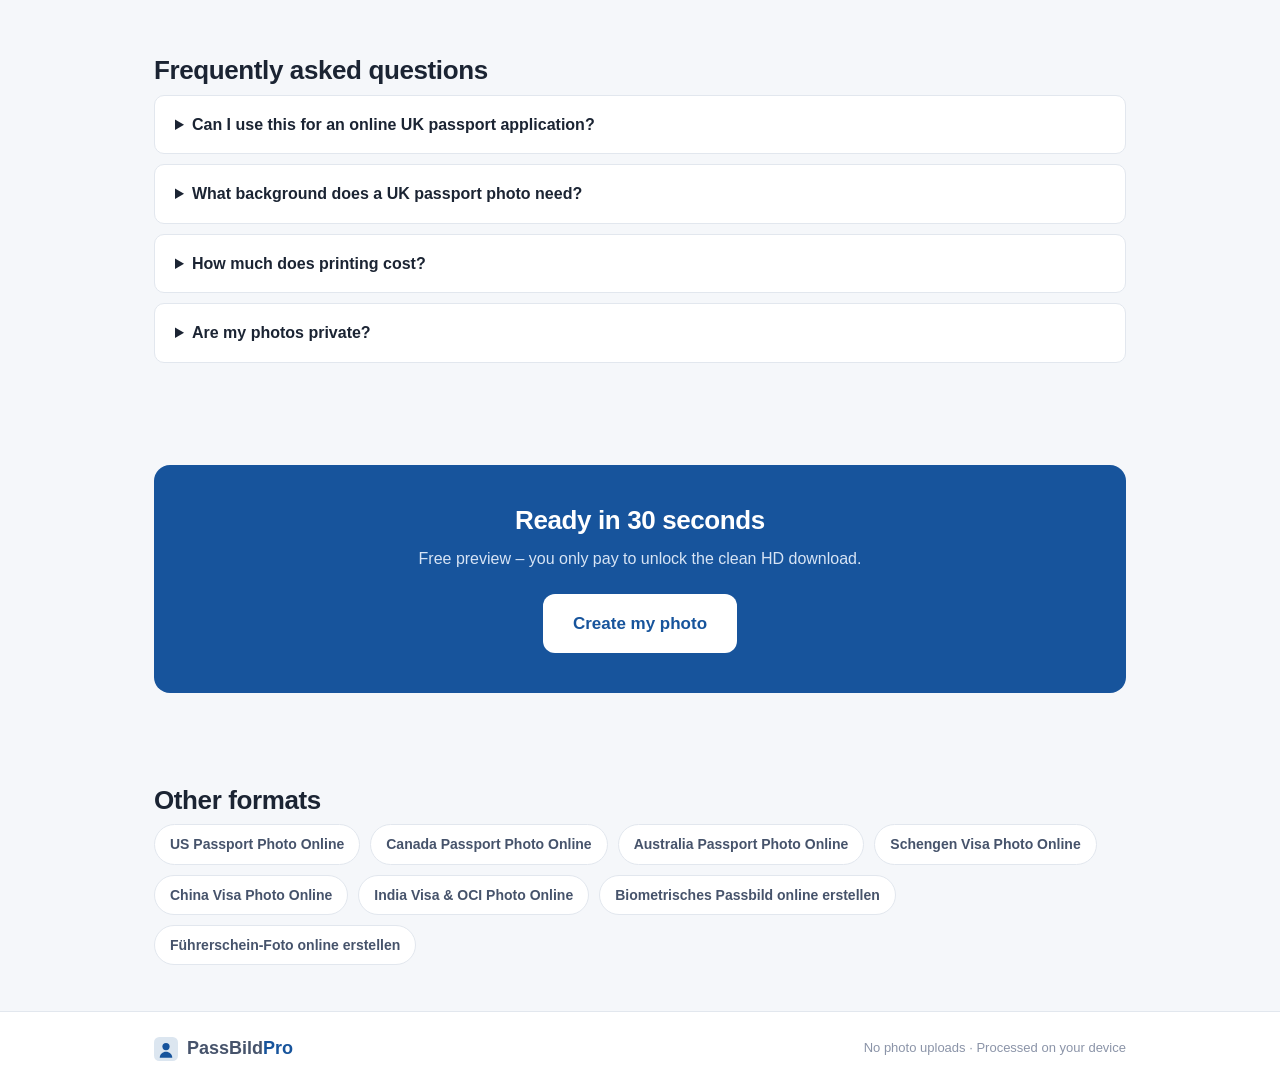
<file: uk-passport-photo.html>
<!DOCTYPE html>
<html lang="en">
<head>
  <meta charset="UTF-8" />
  <meta name="viewport" content="width=device-width, initial-scale=1.0" />
  <title>UK Passport Photo Online – Digital &amp; Printed, Compliant in 30 Seconds</title>
  <meta name="description" content="Make a compliant UK passport photo online (35x45 mm). AI auto-crop, live HMPO requirement check, instant digital and printable HD download." />
  <link rel="canonical" href="https://passport-photo-five.vercel.app/uk-passport-photo" />
  <meta property="og:type" content="website" />
  <meta property="og:title" content="UK Passport Photo Online – Digital &amp; Printed, Compliant in 30 Seconds" />
  <meta property="og:description" content="Make a compliant UK passport photo online (35x45 mm). AI auto-crop, live HMPO requirement check, instant digital and printable HD download." />
  <meta property="og:url" content="https://passport-photo-five.vercel.app/uk-passport-photo" />
  <meta name="robots" content="index, follow" />
  <link rel="icon" href="data:image/svg+xml,%3Csvg xmlns='http://www.w3.org/2000/svg' viewBox='0 0 100 100'%3E%3Crect width='100' height='100' rx='20' fill='%2317549c'/%3E%3Ccircle cx='50' cy='40' r='16' fill='white'/%3E%3Cpath d='M22 88c0-16 12.5-26 28-26s28 10 28 26' fill='white'/%3E%3C/svg%3E" />
  <link rel="stylesheet" href="/css/landing.css" />
  <script type="application/ld+json">{"@context": "https://schema.org", "@type": "FAQPage", "mainEntity": [{"@type": "Question", "name": "Can I use this for an online UK passport application?", "acceptedAnswer": {"@type": "Answer", "text": "You can create and print a compliant photo, or use the HD file. For the fully digital HMPO route you upload a digital photo that meets the standard – which this tool helps you produce."}}, {"@type": "Question", "name": "What background does a UK passport photo need?", "acceptedAnswer": {"@type": "Answer", "text": "A plain light grey or cream background with no patterns or shadows. Use the AI background feature to get a clean, even surface."}}, {"@type": "Question", "name": "How much does printing cost?", "acceptedAnswer": {"@type": "Answer", "text": "Download the print sheet and print it as a normal 6×4 in photo at any shop – usually well under £1."}}, {"@type": "Question", "name": "Are my photos private?", "acceptedAnswer": {"@type": "Answer", "text": "Yes – everything runs in your browser, nothing is uploaded."}}]}</script>
  <script type="application/ld+json">{"@context": "https://schema.org", "@type": "BreadcrumbList", "itemListElement": [{"@type": "ListItem", "position": 1, "name": "Home", "item": "https://passport-photo-five.vercel.app/"}, {"@type": "ListItem", "position": 2, "name": "UK Passport Photo Online", "item": "https://passport-photo-five.vercel.app/uk-passport-photo"}]}</script>
</head>
<body>
  <header class="lp-header">
    <div class="container">
      <a class="lp-brand" href="/"><svg viewBox="0 0 100 100" width="24" height="24" aria-hidden="true"><rect width="100" height="100" rx="22" fill="currentColor" opacity="0.15"/><circle cx="50" cy="40" r="15" fill="currentColor"/><path d="M24 86c0-15 12-25 26-25s26 10 26 25" fill="currentColor"/></svg><span>PassBild<b>Pro</b></span></a>
      <a class="lp-header-cta" href="/?format=uk#upload-section">Create my photo</a>
    </div>
  </header>

  <section class="lp-hero">
    <div class="container">
      <div class="lp-eyebrow"><svg width="15" height="15" viewBox="0 0 24 24" fill="none" stroke="currentColor" stroke-width="2.4" stroke-linecap="round" stroke-linejoin="round"><polyline points="20 6 9 17 4 12"/></svg> UK Passport Photo Online</div>
      <h1>UK Passport Photo Online</h1>
      <p class="lead">Turn a selfie into a compliant UK passport photo (35×45 mm) in 30 seconds – with AI cropping, live requirement checks and an instant HD download for the digital code or for printing.</p>
      <div class="lp-cta-row">
        <a class="btn btn-primary btn-lg" href="/?format=uk#upload-section">Create my photo</a>
        <span class="lp-cta-note">Free preview · no sign-up · photos never leave your device</span>
      </div>
      <div class="lp-trust">
        <span><svg width="15" height="15" viewBox="0 0 24 24" fill="none" stroke="currentColor" stroke-width="2.4" stroke-linecap="round" stroke-linejoin="round"><rect x="3" y="11" width="18" height="11" rx="2"/><path d="M7 11V7a5 5 0 0 1 10 0v4"/></svg> No photo uploads</span>
        <span><svg width="15" height="15" viewBox="0 0 24 24" fill="none" stroke="currentColor" stroke-width="2.4" stroke-linecap="round" stroke-linejoin="round"><polyline points="20 6 9 17 4 12"/></svg> Processed on your device</span>
        <span><svg width="15" height="15" viewBox="0 0 24 24" fill="none" stroke="currentColor" stroke-width="2.4" stroke-linecap="round" stroke-linejoin="round"><polyline points="20 6 9 17 4 12"/></svg> Free preview</span>
      </div>
    </div>
  </section>

  <section>
    <div class="container">
      <h2 class="lp-section-h">How it works</h2>
      <p class="lp-section-sub">Three steps, about 30 seconds – no account, no upload of your photo.</p>
      <div class="lp-steps">
        <div class="lp-step"><h3>Upload or snap</h3><p>Drop in a selfie or use your camera. The AI finds your face instantly.</p></div>
        <div class="lp-step"><h3>Auto-align & check</h3><p>It crops to the official size and checks every requirement live.</p></div>
        <div class="lp-step"><h3>Download HD</h3><p>Get a print-ready HD photo and a print sheet with cut marks.</p></div>
      </div>
    </div>
  </section>

  <section>
    <div class="container">
      <h2 class="lp-section-h">Photo requirements</h2>
      <div class="lp-specs">
        <table>
          <tr><th>Size</th><td>35 × 45 mm</td></tr>
          <tr><th>Head height</th><td>29 – 34 mm (chin to crown)</td></tr>
          <tr><th>Background</th><td>Plain light grey or cream</td></tr>
          <tr><th>Resolution</th><td>600 dpi · 827 × 1063 px</td></tr>
          <tr><th>Expression</th><td>Neutral, eyes open, mouth closed</td></tr>
        </table>
      </div>
    </div>
  </section>

  <section>
    <div class="container">
      <h2 class="lp-section-h">Tips for a photo that passes</h2>
      <ul class="lp-tips">
          <li>Plain light grey or cream background works best for UK photos.</li>
          <li>Even, front-facing light – no shadows on the face or behind you.</li>
          <li>No smiling, look straight at the camera.</li>
          <li>The tool measures head height and centering to UK proportions.</li>
      </ul>
    </div>
  </section>

  <section class="lp-faq">
    <div class="container">
      <h2 class="lp-section-h">Frequently asked questions</h2>
        <details><summary>Can I use this for an online UK passport application?</summary><p>You can create and print a compliant photo, or use the HD file. For the fully digital HMPO route you upload a digital photo that meets the standard – which this tool helps you produce.</p></details>
        <details><summary>What background does a UK passport photo need?</summary><p>A plain light grey or cream background with no patterns or shadows. Use the AI background feature to get a clean, even surface.</p></details>
        <details><summary>How much does printing cost?</summary><p>Download the print sheet and print it as a normal 6×4 in photo at any shop – usually well under £1.</p></details>
        <details><summary>Are my photos private?</summary><p>Yes – everything runs in your browser, nothing is uploaded.</p></details>
    </div>
  </section>

  <section>
    <div class="container">
      <div class="lp-cta-band">
        <h2>Ready in 30 seconds</h2>
        <p>Free preview – you only pay to unlock the clean HD download.</p>
        <a class="btn btn-lg" href="/?format=uk#upload-section">Create my photo</a>
      </div>
    </div>
  </section>

  <section>
    <div class="container">
      <h2 class="lp-section-h">Other formats</h2>
      <div class="lp-related">
        <a href="/us-passport-photo">US Passport Photo Online</a>
        <a href="/canada-passport-photo">Canada Passport Photo Online</a>
        <a href="/australia-passport-photo">Australia Passport Photo Online</a>
        <a href="/schengen-visa-photo">Schengen Visa Photo Online</a>
        <a href="/china-visa-photo">China Visa Photo Online</a>
        <a href="/india-visa-photo">India Visa & OCI Photo Online</a>
        <a href="/biometrisches-passbild">Biometrisches Passbild online erstellen</a>
        <a href="/fuehrerschein-foto">Führerschein-Foto online erstellen</a>
      </div>
    </div>
  </section>

  <footer class="lp-footer">
    <div class="container">
      <a class="lp-brand" href="/"><svg viewBox="0 0 100 100" width="24" height="24" aria-hidden="true"><rect width="100" height="100" rx="22" fill="currentColor" opacity="0.15"/><circle cx="50" cy="40" r="15" fill="currentColor"/><path d="M24 86c0-15 12-25 26-25s26 10 26 25" fill="currentColor"/></svg><span>PassBild<b>Pro</b></span></a>
      <span>No photo uploads · Processed on your device</span>
    </div>
  </footer>
</body>
</html>
</file>
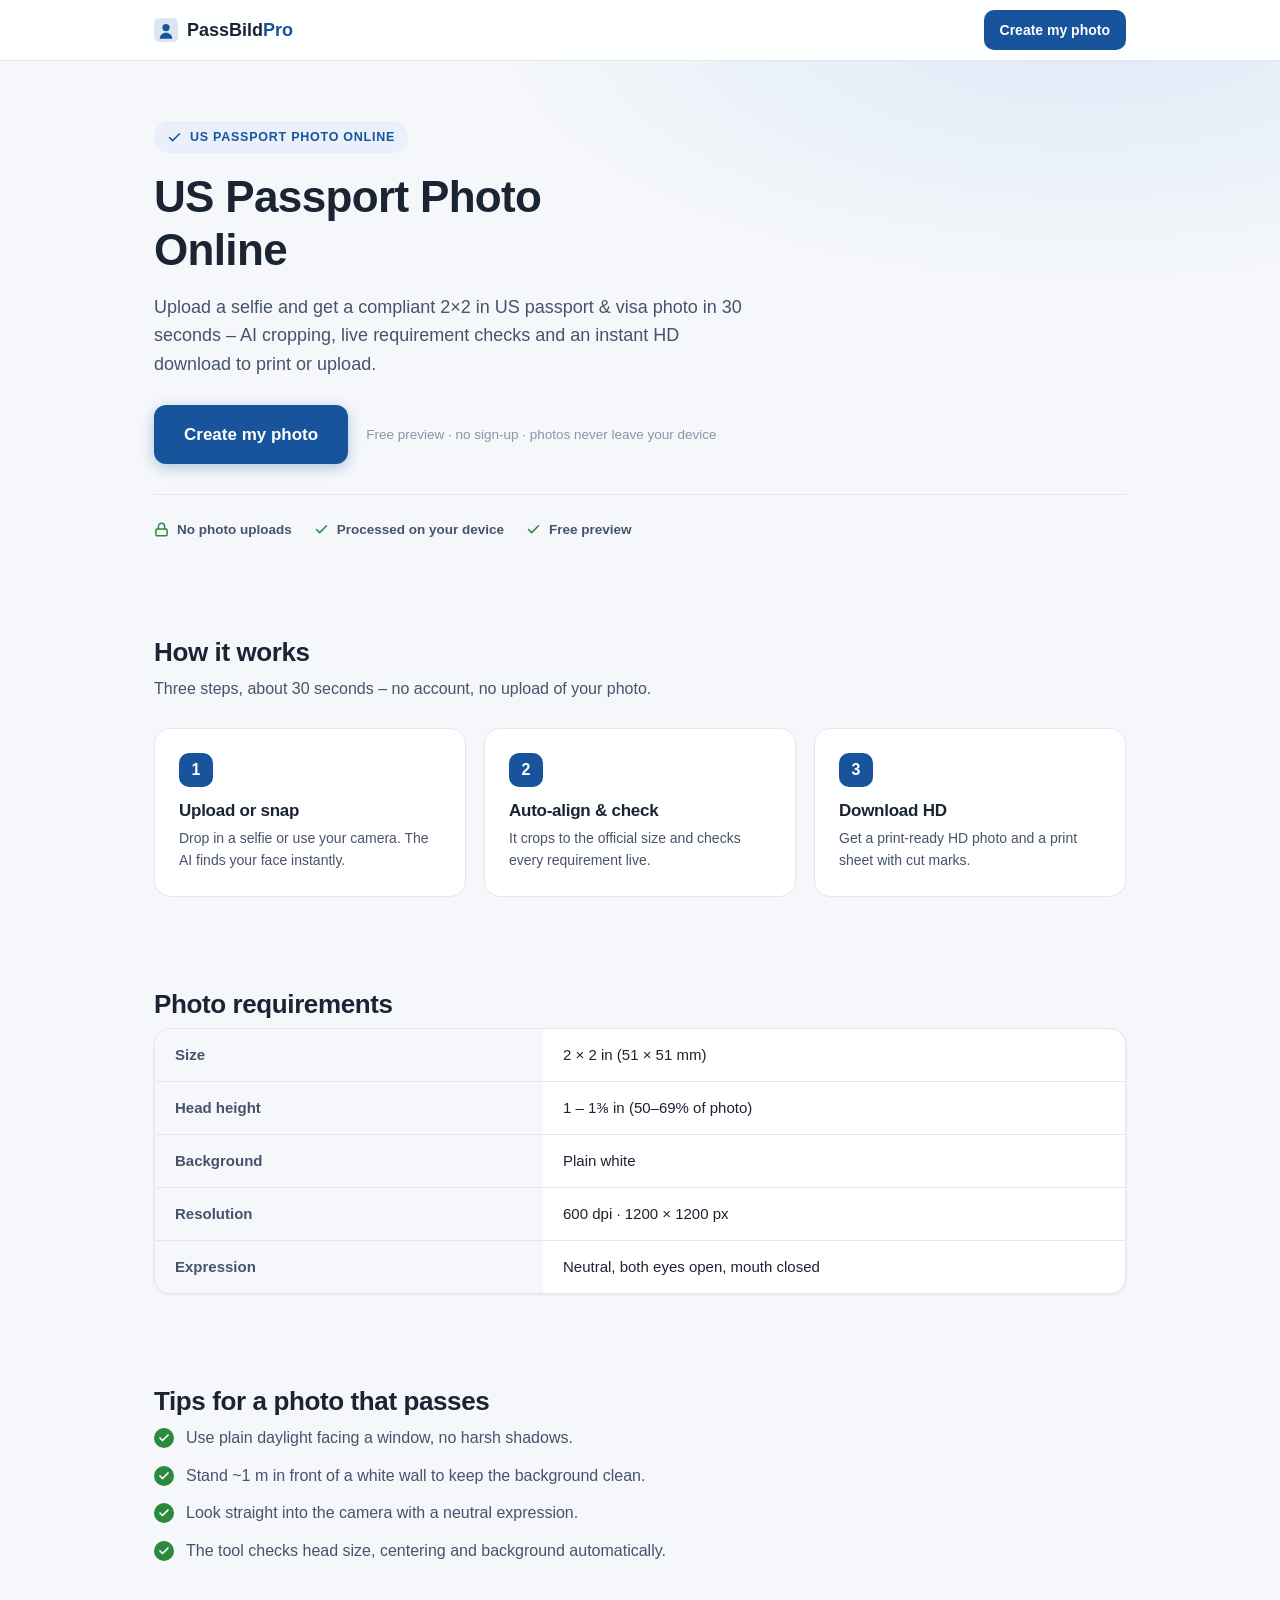
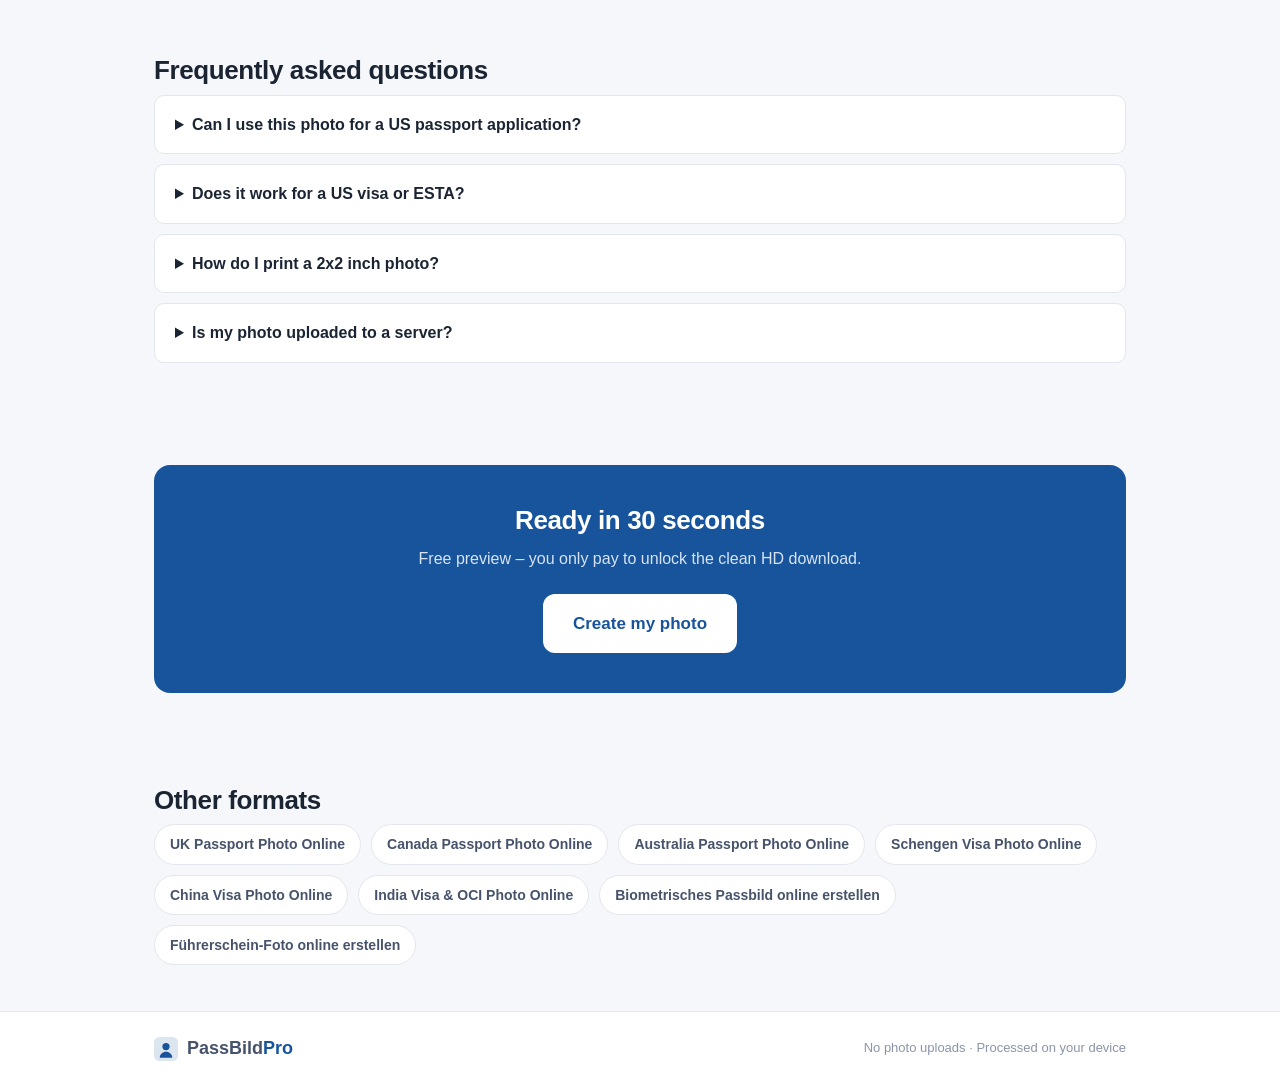
<file: us-passport-photo.html>
<!DOCTYPE html>
<html lang="en">
<head>
  <meta charset="UTF-8" />
  <meta name="viewport" content="width=device-width, initial-scale=1.0" />
  <title>US Passport Photo Online – Biometric 2x2 in, Compliant in 30 Seconds</title>
  <meta name="description" content="Create a compliant US passport photo online (2x2 in / 51x51 mm). AI auto-crop, live compliance check and instant HD download. Print at home or any store." />
  <link rel="canonical" href="https://passport-photo-five.vercel.app/us-passport-photo" />
  <meta property="og:type" content="website" />
  <meta property="og:title" content="US Passport Photo Online – Biometric 2x2 in, Compliant in 30 Seconds" />
  <meta property="og:description" content="Create a compliant US passport photo online (2x2 in / 51x51 mm). AI auto-crop, live compliance check and instant HD download. Print at home or any store." />
  <meta property="og:url" content="https://passport-photo-five.vercel.app/us-passport-photo" />
  <meta name="robots" content="index, follow" />
  <link rel="icon" href="data:image/svg+xml,%3Csvg xmlns='http://www.w3.org/2000/svg' viewBox='0 0 100 100'%3E%3Crect width='100' height='100' rx='20' fill='%2317549c'/%3E%3Ccircle cx='50' cy='40' r='16' fill='white'/%3E%3Cpath d='M22 88c0-16 12.5-26 28-26s28 10 28 26' fill='white'/%3E%3C/svg%3E" />
  <link rel="stylesheet" href="/css/landing.css" />
  <script type="application/ld+json">{"@context": "https://schema.org", "@type": "FAQPage", "mainEntity": [{"@type": "Question", "name": "Can I use this photo for a US passport application?", "acceptedAnswer": {"@type": "Answer", "text": "Yes. The US State Department lets you supply your own photo as long as it meets the official 2×2 in specifications – which this tool checks for you. You can print it or upload the digital file for online applications."}}, {"@type": "Question", "name": "Does it work for a US visa or ESTA?", "acceptedAnswer": {"@type": "Answer", "text": "Yes, US visa and ESTA use the same 2×2 in / 51×51 mm specification with a white background."}}, {"@type": "Question", "name": "How do I print a 2x2 inch photo?", "acceptedAnswer": {"@type": "Answer", "text": "Download the print sheet and have it printed as a standard 4×6 in photo at any drugstore or photo lab – then cut out the 2×2 in photos."}}, {"@type": "Question", "name": "Is my photo uploaded to a server?", "acceptedAnswer": {"@type": "Answer", "text": "No. All processing happens locally in your browser. Your photo never leaves your device."}}]}</script>
  <script type="application/ld+json">{"@context": "https://schema.org", "@type": "BreadcrumbList", "itemListElement": [{"@type": "ListItem", "position": 1, "name": "Home", "item": "https://passport-photo-five.vercel.app/"}, {"@type": "ListItem", "position": 2, "name": "US Passport Photo Online", "item": "https://passport-photo-five.vercel.app/us-passport-photo"}]}</script>
</head>
<body>
  <header class="lp-header">
    <div class="container">
      <a class="lp-brand" href="/"><svg viewBox="0 0 100 100" width="24" height="24" aria-hidden="true"><rect width="100" height="100" rx="22" fill="currentColor" opacity="0.15"/><circle cx="50" cy="40" r="15" fill="currentColor"/><path d="M24 86c0-15 12-25 26-25s26 10 26 25" fill="currentColor"/></svg><span>PassBild<b>Pro</b></span></a>
      <a class="lp-header-cta" href="/?format=us#upload-section">Create my photo</a>
    </div>
  </header>

  <section class="lp-hero">
    <div class="container">
      <div class="lp-eyebrow"><svg width="15" height="15" viewBox="0 0 24 24" fill="none" stroke="currentColor" stroke-width="2.4" stroke-linecap="round" stroke-linejoin="round"><polyline points="20 6 9 17 4 12"/></svg> US Passport Photo Online</div>
      <h1>US Passport Photo Online</h1>
      <p class="lead">Upload a selfie and get a compliant 2×2 in US passport &amp; visa photo in 30 seconds – AI cropping, live requirement checks and an instant HD download to print or upload.</p>
      <div class="lp-cta-row">
        <a class="btn btn-primary btn-lg" href="/?format=us#upload-section">Create my photo</a>
        <span class="lp-cta-note">Free preview · no sign-up · photos never leave your device</span>
      </div>
      <div class="lp-trust">
        <span><svg width="15" height="15" viewBox="0 0 24 24" fill="none" stroke="currentColor" stroke-width="2.4" stroke-linecap="round" stroke-linejoin="round"><rect x="3" y="11" width="18" height="11" rx="2"/><path d="M7 11V7a5 5 0 0 1 10 0v4"/></svg> No photo uploads</span>
        <span><svg width="15" height="15" viewBox="0 0 24 24" fill="none" stroke="currentColor" stroke-width="2.4" stroke-linecap="round" stroke-linejoin="round"><polyline points="20 6 9 17 4 12"/></svg> Processed on your device</span>
        <span><svg width="15" height="15" viewBox="0 0 24 24" fill="none" stroke="currentColor" stroke-width="2.4" stroke-linecap="round" stroke-linejoin="round"><polyline points="20 6 9 17 4 12"/></svg> Free preview</span>
      </div>
    </div>
  </section>

  <section>
    <div class="container">
      <h2 class="lp-section-h">How it works</h2>
      <p class="lp-section-sub">Three steps, about 30 seconds – no account, no upload of your photo.</p>
      <div class="lp-steps">
        <div class="lp-step"><h3>Upload or snap</h3><p>Drop in a selfie or use your camera. The AI finds your face instantly.</p></div>
        <div class="lp-step"><h3>Auto-align & check</h3><p>It crops to the official size and checks every requirement live.</p></div>
        <div class="lp-step"><h3>Download HD</h3><p>Get a print-ready HD photo and a print sheet with cut marks.</p></div>
      </div>
    </div>
  </section>

  <section>
    <div class="container">
      <h2 class="lp-section-h">Photo requirements</h2>
      <div class="lp-specs">
        <table>
          <tr><th>Size</th><td>2 × 2 in (51 × 51 mm)</td></tr>
          <tr><th>Head height</th><td>1 – 1⅜ in (50–69% of photo)</td></tr>
          <tr><th>Background</th><td>Plain white</td></tr>
          <tr><th>Resolution</th><td>600 dpi · 1200 × 1200 px</td></tr>
          <tr><th>Expression</th><td>Neutral, both eyes open, mouth closed</td></tr>
        </table>
      </div>
    </div>
  </section>

  <section>
    <div class="container">
      <h2 class="lp-section-h">Tips for a photo that passes</h2>
      <ul class="lp-tips">
          <li>Use plain daylight facing a window, no harsh shadows.</li>
          <li>Stand ~1 m in front of a white wall to keep the background clean.</li>
          <li>Look straight into the camera with a neutral expression.</li>
          <li>The tool checks head size, centering and background automatically.</li>
      </ul>
    </div>
  </section>

  <section class="lp-faq">
    <div class="container">
      <h2 class="lp-section-h">Frequently asked questions</h2>
        <details><summary>Can I use this photo for a US passport application?</summary><p>Yes. The US State Department lets you supply your own photo as long as it meets the official 2×2 in specifications – which this tool checks for you. You can print it or upload the digital file for online applications.</p></details>
        <details><summary>Does it work for a US visa or ESTA?</summary><p>Yes, US visa and ESTA use the same 2×2 in / 51×51 mm specification with a white background.</p></details>
        <details><summary>How do I print a 2x2 inch photo?</summary><p>Download the print sheet and have it printed as a standard 4×6 in photo at any drugstore or photo lab – then cut out the 2×2 in photos.</p></details>
        <details><summary>Is my photo uploaded to a server?</summary><p>No. All processing happens locally in your browser. Your photo never leaves your device.</p></details>
    </div>
  </section>

  <section>
    <div class="container">
      <div class="lp-cta-band">
        <h2>Ready in 30 seconds</h2>
        <p>Free preview – you only pay to unlock the clean HD download.</p>
        <a class="btn btn-lg" href="/?format=us#upload-section">Create my photo</a>
      </div>
    </div>
  </section>

  <section>
    <div class="container">
      <h2 class="lp-section-h">Other formats</h2>
      <div class="lp-related">
        <a href="/uk-passport-photo">UK Passport Photo Online</a>
        <a href="/canada-passport-photo">Canada Passport Photo Online</a>
        <a href="/australia-passport-photo">Australia Passport Photo Online</a>
        <a href="/schengen-visa-photo">Schengen Visa Photo Online</a>
        <a href="/china-visa-photo">China Visa Photo Online</a>
        <a href="/india-visa-photo">India Visa & OCI Photo Online</a>
        <a href="/biometrisches-passbild">Biometrisches Passbild online erstellen</a>
        <a href="/fuehrerschein-foto">Führerschein-Foto online erstellen</a>
      </div>
    </div>
  </section>

  <footer class="lp-footer">
    <div class="container">
      <a class="lp-brand" href="/"><svg viewBox="0 0 100 100" width="24" height="24" aria-hidden="true"><rect width="100" height="100" rx="22" fill="currentColor" opacity="0.15"/><circle cx="50" cy="40" r="15" fill="currentColor"/><path d="M24 86c0-15 12-25 26-25s26 10 26 25" fill="currentColor"/></svg><span>PassBild<b>Pro</b></span></a>
      <span>No photo uploads · Processed on your device</span>
    </div>
  </footer>
</body>
</html>
</file>
<file: css/style.css>
/* ============ PassBildPro – Design System ============ */
:root {
  --c-primary: #17549c;
  --c-primary-dark: #113e74;
  --c-primary-light: #e9f0f9;
  --c-accent: #2b8a3e;
  --c-danger: #c92a2a;
  --c-warn: #e8590c;
  --c-ink: #1b2433;
  --c-ink-soft: #46536b;
  --c-muted: #8b94a8;
  --c-bg: #f5f7fa;
  --c-card: #ffffff;
  --c-border: #e2e7ee;
  --radius: 16px;
  --radius-sm: 10px;
  --shadow-sm: 0 1px 3px rgba(23, 35, 59, 0.07);
  --shadow-md: 0 8px 28px rgba(23, 35, 59, 0.1);
  --shadow-lg: 0 20px 60px rgba(23, 35, 59, 0.16);
  --font: "Inter", -apple-system, BlinkMacSystemFont, "Segoe UI", Roboto, "Helvetica Neue", Arial, sans-serif;
}

* { margin: 0; padding: 0; box-sizing: border-box; }
[hidden] { display: none !important; }
html { scroll-behavior: smooth; }
body {
  font-family: var(--font);
  color: var(--c-ink);
  background: var(--c-bg);
  line-height: 1.6;
  -webkit-font-smoothing: antialiased;
}
.container { max-width: 1120px; margin: 0 auto; padding: 0 24px; }
h1, h2, h3, h4 { line-height: 1.2; letter-spacing: -0.015em; }
button { font-family: inherit; cursor: pointer; }

/* ============ Header ============ */
.site-header {
  position: sticky; top: 0; z-index: 50;
  background: rgba(255, 255, 255, 0.85);
  backdrop-filter: blur(12px);
  border-bottom: 1px solid var(--c-border);
}
.header-inner { display: flex; align-items: center; justify-content: space-between; height: 62px; }
.brand { display: flex; align-items: center; gap: 10px; font-size: 19px; font-weight: 800; }
.brand-icon { color: var(--c-primary); display: grid; place-items: center; }
.brand-accent { color: var(--c-primary); }
.header-nav { display: flex; align-items: center; gap: 22px; font-size: 14.5px; }
.header-nav a { color: var(--c-ink-soft); text-decoration: none; font-weight: 500; }
.header-nav a:hover { color: var(--c-primary); }
.badge-privacy {
  display: inline-flex; align-items: center; gap: 6px;
  background: #e9f5ec; color: #1e6b34;
  border: 1px solid #c4e3cd;
  font-size: 12.5px; font-weight: 700;
  padding: 5px 11px; border-radius: 6px;
}
.lang-toggle {
  font-family: inherit; font-size: 12.5px; font-weight: 700;
  color: var(--c-ink-soft); background: #fff;
  border: 1.5px solid var(--c-border); border-radius: 6px;
  padding: 5px 10px; min-width: 38px; cursor: pointer;
  transition: border-color 0.15s, color 0.15s;
}
.lang-toggle:hover { border-color: var(--c-primary); color: var(--c-primary); }

/* ============ Vertrauens-Badges ============ */
.trust-badges { display: flex; flex-wrap: wrap; gap: 10px; margin-top: 24px; }
.tbadge {
  display: inline-flex; align-items: center; gap: 9px;
  background: var(--c-card); border: 1px solid var(--c-border);
  border-left: 3px solid var(--c-primary);
  border-radius: 6px; padding: 8px 13px;
  box-shadow: var(--shadow-sm);
}
.tbadge svg { flex: none; color: var(--c-primary); }
.tbadge .tb-txt { display: grid; line-height: 1.25; }
.tbadge .tb-title { font-size: 12.5px; font-weight: 800; color: var(--c-ink); }
.tbadge .tb-sub { font-size: 11px; color: var(--c-muted); }

/* ============ Hero ============ */
.hero {
  padding: 64px 0 72px;
  background:
    radial-gradient(1000px 480px at 85% -10%, #dde9f7 0%, transparent 60%),
    var(--c-bg);
}
.hero-grid { display: grid; grid-template-columns: 1.15fr 1fr; gap: 56px; align-items: center; }
.hero-eyebrow {
  display: inline-block; font-size: 12.5px; font-weight: 700; letter-spacing: 0.08em;
  text-transform: uppercase; color: var(--c-primary);
  background: var(--c-primary-light); padding: 6px 12px; border-radius: 999px; margin-bottom: 18px;
}
.hero h1 { font-size: clamp(30px, 4.4vw, 46px); font-weight: 800; margin-bottom: 18px; }
.grad-text { color: var(--c-primary); }
.hero-sub { font-size: 17px; color: var(--c-ink-soft); margin-bottom: 22px; max-width: 54ch; }
.hero-points { list-style: none; display: grid; gap: 10px; }
.hero-points li { padding-left: 30px; position: relative; color: var(--c-ink-soft); font-size: 15px; }
.hero-points li::before {
  content: ""; position: absolute; left: 0; top: 3px; width: 19px; height: 19px;
  border-radius: 50%; background: var(--c-accent);
  background-image: url("data:image/svg+xml,%3Csvg xmlns='http://www.w3.org/2000/svg' viewBox='0 0 24 24' fill='none' stroke='white' stroke-width='3.4' stroke-linecap='round' stroke-linejoin='round'%3E%3Cpolyline points='20 6 9 17 4 12'/%3E%3C/svg%3E");
  background-size: 11px; background-position: center; background-repeat: no-repeat;
}

/* Upload card */
.upload-card {
  position: relative;
  background: var(--c-card);
  border: 2px dashed #b9c4e2;
  border-radius: var(--radius);
  box-shadow: var(--shadow-md);
  min-height: 380px;
  display: grid; place-items: center;
  text-align: center;
  padding: 40px 32px;
  transition: border-color 0.18s, transform 0.18s, box-shadow 0.18s;
  outline: none;
}
.upload-card:hover, .upload-card:focus-visible { border-color: var(--c-primary); transform: translateY(-2px); box-shadow: var(--shadow-lg); }
.upload-card.dragover { border-color: var(--c-primary); background: var(--c-primary-light); }
.upload-icon {
  width: 84px; height: 84px; margin: 0 auto 18px;
  display: grid; place-items: center;
  border-radius: 20px; color: var(--c-primary);
  background: var(--c-primary-light);
}
.upload-inner h2 { font-size: 21px; margin-bottom: 4px; }
.upload-inner > p, .upload-inner p { color: var(--c-muted); font-size: 14px; }
.upload-buttons { display: flex; gap: 12px; justify-content: center; margin: 16px 0 14px; flex-wrap: wrap; }
.upload-hint { font-size: 12.5px !important; }
.upload-loading {
  position: absolute; inset: 0; border-radius: inherit;
  background: rgba(255, 255, 255, 0.94);
  display: grid; place-items: center; align-content: center; gap: 14px;
  font-weight: 600; color: var(--c-ink-soft);
}

/* ============ Buttons ============ */
.btn {
  display: inline-flex; align-items: center; justify-content: center; gap: 8px;
  font-size: 14.5px; font-weight: 700;
  padding: 11px 20px; border-radius: 12px; border: none;
  transition: background 0.15s, transform 0.1s, box-shadow 0.15s;
}
.btn:active { transform: scale(0.98); }
.btn-primary { background: var(--c-primary); color: #fff; box-shadow: 0 4px 14px rgba(23, 84, 156, 0.3); }
.btn-primary:hover { background: var(--c-primary-dark); }
.btn-secondary { background: var(--c-primary-light); color: var(--c-primary); }
.btn-secondary:hover { background: #d8e5f4; }
.btn-ghost { background: transparent; color: var(--c-ink-soft); border: 1px solid var(--c-border); padding: 8px 14px; font-size: 13.5px; }
.btn-ghost:hover { border-color: var(--c-primary); color: var(--c-primary); }
.btn-block { width: 100%; }
.btn:disabled { opacity: 0.55; cursor: not-allowed; }

/* ============ Sections ============ */
.section-head { margin-bottom: 30px; max-width: 720px; }
.section-head h2 { font-size: 27px; font-weight: 800; margin-bottom: 8px; display: flex; align-items: center; gap: 12px; }
.section-head p { color: var(--c-ink-soft); font-size: 15.5px; }
.step-num {
  width: 34px; height: 34px; flex: none; border-radius: 10px;
  background: var(--c-primary); color: #fff;
  display: grid; place-items: center; font-size: 17px;
}

/* ============ Editor ============ */
.editor-section { padding: 56px 0; }
.editor-grid { display: grid; grid-template-columns: minmax(340px, 460px) 1fr; gap: 32px; align-items: start; }

.canvas-frame {
  background: var(--c-card); border-radius: var(--radius);
  padding: 18px; box-shadow: var(--shadow-md);
}
#preview-canvas {
  width: 100%; display: block; border-radius: var(--radius-sm);
  touch-action: none; cursor: grab; background: #eceff5;
}
#preview-canvas.grabbing { cursor: grabbing; }
.canvas-legend { display: flex; gap: 18px; justify-content: center; margin-top: 12px; font-size: 12px; color: var(--c-muted); }
.canvas-legend .lg { display: inline-block; width: 14px; height: 3px; border-radius: 2px; vertical-align: middle; margin-right: 5px; }
.lg-eye { background: #12b886; }
.lg-face { background: #f08c00; }
.lg-center { background: rgba(59, 91, 219, 0.8); }
.canvas-toolbar { display: flex; gap: 10px; margin-top: 14px; flex-wrap: wrap; }

.editor-controls-col { display: grid; gap: 18px; }
.panel {
  background: var(--c-card); border-radius: var(--radius);
  padding: 20px 22px; box-shadow: var(--shadow-sm); border: 1px solid var(--c-border);
}
.panel h3 { font-size: 15.5px; margin-bottom: 12px; display: flex; align-items: center; gap: 8px; }
.panel-hint { font-size: 12.5px; color: var(--c-muted); margin-top: 8px; }
.select {
  width: 100%; padding: 10px 12px; font-size: 14.5px; font-family: inherit;
  border: 1.5px solid var(--c-border); border-radius: var(--radius-sm);
  background: #fff; color: var(--c-ink);
}
.slider-label { display: flex; justify-content: space-between; font-size: 13px; font-weight: 600; color: var(--c-ink-soft); margin: 10px 0 4px; }
input[type="range"] { width: 100%; accent-color: var(--c-primary); height: 26px; }

.tag-ki {
  font-size: 10.5px; font-weight: 800; letter-spacing: 0.06em;
  background: var(--c-primary);
  color: #fff; padding: 2.5px 8px; border-radius: 4px;
}
.bg-options { display: flex; gap: 8px; flex-wrap: wrap; }
.bg-chip {
  display: inline-flex; align-items: center; gap: 7px;
  font-size: 13px; font-weight: 600; color: var(--c-ink-soft);
  background: #fff; border: 1.5px solid var(--c-border);
  padding: 8px 13px; border-radius: 999px;
  transition: border-color 0.15s, background 0.15s;
}
.bg-chip:hover { border-color: var(--c-primary); }
.bg-chip.active { border-color: var(--c-primary); background: var(--c-primary-light); color: var(--c-primary); }
.bg-dot { width: 15px; height: 15px; border-radius: 50%; border: 1px solid #cfd6e4; }
.bg-progress { display: flex; align-items: center; gap: 10px; margin-top: 10px; font-size: 13px; color: var(--c-ink-soft); font-weight: 600; }

/* Checks */
.panel-checks h3 { justify-content: space-between; }
.score-badge {
  font-size: 12.5px; font-weight: 800; padding: 4px 11px; border-radius: 999px;
  background: var(--c-border); color: var(--c-ink-soft);
}
.score-badge.ok { background: #e6fcf5; color: #087f5b; }
.score-badge.warn { background: #fff4e6; color: #d9480f; }
.score-badge.fail { background: #fff0f0; color: var(--c-danger); }
.check-list { list-style: none; display: grid; gap: 9px; }
.check-list li {
  display: flex; align-items: flex-start; gap: 10px;
  font-size: 13.5px; color: var(--c-ink-soft);
}
.check-list li .ci {
  flex: none; width: 19px; height: 19px; border-radius: 50%; margin-top: 1px;
  display: grid; place-items: center; font-size: 11px; font-weight: 800; color: #fff;
}
.check-list li.pass .ci { background: var(--c-accent); }
.check-list li.warn .ci { background: var(--c-warn); }
.check-list li.fail .ci { background: var(--c-danger); }
.check-list li.idle .ci { background: #c4cbda; }
.check-list li b { color: var(--c-ink); font-weight: 700; }
.check-list li small { display: block; color: var(--c-muted); }

/* ============ Export ============ */
.export-section { padding: 26px 0 64px; }
.export-grid { display: grid; grid-template-columns: repeat(auto-fit, minmax(300px, 1fr)); gap: 24px; max-width: 820px; }
.export-card {
  background: var(--c-card); border-radius: var(--radius);
  padding: 24px; box-shadow: var(--shadow-sm); border: 1px solid var(--c-border);
  display: flex; flex-direction: column; gap: 10px;
}
.export-card h3 { font-size: 17px; }
.export-card p { font-size: 13.5px; color: var(--c-ink-soft); flex: 1; }
.export-thumb {
  border-radius: var(--radius-sm); background: #eceff5 center/cover no-repeat;
  border: 1px solid var(--c-border);
}
.export-thumb-single { width: 96px; aspect-ratio: 35/45; }
.export-thumb-sheet { width: 100%; aspect-ratio: 3/2; }
.export-warning {
  margin-top: 18px; font-size: 14px; font-weight: 600;
  background: #fff4e6; color: #d9480f;
  border: 1px solid #ffd8a8; border-radius: var(--radius-sm);
  padding: 12px 16px; max-width: 820px;
}

/* ============ Requirements ============ */
.req-section { padding: 56px 0; background: #fff; border-top: 1px solid var(--c-border); }
.req-grid { display: grid; grid-template-columns: repeat(auto-fit, minmax(240px, 1fr)); gap: 16px; }
.req-card {
  background: var(--c-bg); border: 1px solid var(--c-border);
  border-radius: var(--radius-sm); padding: 18px;
}
.req-card.req-auto { background: var(--c-primary-light); border-color: #cddcee; }
.req-card h4 { font-size: 14.5px; margin-bottom: 6px; display: flex; align-items: center; gap: 8px; flex-wrap: wrap; row-gap: 4px; }
.req-card h4 svg { flex: none; color: var(--c-primary); }
.req-tag {
  margin-left: auto; font-size: 10px; font-weight: 800; letter-spacing: 0.05em;
  text-transform: uppercase; color: var(--c-primary);
  border: 1px solid var(--c-primary); border-radius: 4px; padding: 1px 6px;
}
.req-card p { font-size: 13px; color: var(--c-ink-soft); }
.notice {
  margin-top: 26px; font-size: 13.5px; color: var(--c-ink-soft);
  background: #fff9db; border: 1px solid #ffec99;
  border-radius: var(--radius-sm); padding: 14px 18px;
}

/* ============ FAQ ============ */
.faq-section { padding: 56px 0 70px; }
.faq-section details {
  background: var(--c-card); border: 1px solid var(--c-border);
  border-radius: var(--radius-sm); padding: 16px 20px; margin-bottom: 10px;
  max-width: 820px;
}
.faq-section summary { font-weight: 700; font-size: 15px; cursor: pointer; }
.faq-section details p { margin-top: 10px; font-size: 14px; color: var(--c-ink-soft); }

/* ============ Länder-Links (SEO) ============ */
.country-section { padding: 48px 0; background: #fff; border-top: 1px solid var(--c-border); }
.country-links { display: flex; flex-wrap: wrap; gap: 10px; }
.country-links a {
  display: inline-block; font-size: 14px; font-weight: 600; color: var(--c-ink-soft);
  background: var(--c-bg); border: 1px solid var(--c-border); border-radius: 999px;
  padding: 9px 16px; text-decoration: none; transition: border-color 0.15s, color 0.15s;
}
.country-links a:hover { border-color: var(--c-primary); color: var(--c-primary); }

/* ============ Footer ============ */
.site-footer {
  border-top: 1px solid var(--c-border);
  background: var(--c-card);
  padding: 14px 0;
  font-size: 12px; color: var(--c-muted);
}
.footer-inner {
  display: flex; align-items: center; gap: 20px; flex-wrap: wrap;
}
.footer-brand {
  display: inline-flex; align-items: center; gap: 7px;
  font-size: 13px; font-weight: 700; color: var(--c-ink-soft);
  white-space: nowrap;
}
.footer-brand svg { color: var(--c-primary); }
.footer-brand b { color: var(--c-primary); }
.footer-meta { flex: 1; min-width: 260px; line-height: 1.45; margin: 0; }
.footer-tags { display: inline-flex; align-items: center; gap: 14px; white-space: nowrap; }
.footer-tags span { display: inline-flex; align-items: center; gap: 5px; font-weight: 600; color: var(--c-ink-soft); }
.footer-tags svg { color: var(--c-accent); }
@media (max-width: 720px) {
  .footer-inner { gap: 10px; }
  .footer-tags { white-space: normal; }
}

/* ============ Modal / Camera ============ */
.modal {
  position: fixed; inset: 0; z-index: 100;
  background: rgba(15, 22, 40, 0.65); backdrop-filter: blur(4px);
  display: grid; place-items: center; padding: 20px;
}
.modal-box {
  background: var(--c-card); border-radius: var(--radius);
  padding: 24px; max-width: 480px; width: 100%;
  box-shadow: var(--shadow-lg);
}
.modal-box h3 { margin-bottom: 14px; }
.camera-wrap { position: relative; border-radius: var(--radius-sm); overflow: hidden; background: #000; aspect-ratio: 3/4; }
#camera-video { width: 100%; height: 100%; object-fit: cover; display: block; transform: scaleX(-1); }
.camera-guide {
  position: absolute; left: 50%; top: 50%; transform: translate(-50%, -52%);
  width: 55%; height: 68%;
  border: 2.5px dashed rgba(255, 255, 255, 0.85);
  border-radius: 50% 50% 46% 46% / 58% 58% 42% 42%;
  pointer-events: none;
}
.modal-actions { display: flex; gap: 12px; justify-content: flex-end; margin-top: 16px; }

/* ============ Paywall ============ */
.pay-box { max-width: 420px; text-align: center; }
.pay-head h3 { font-size: 21px; margin: 12px 0 8px; }
.pay-lead { font-size: 14px; color: var(--c-ink-soft); margin: 0; }
.pay-badge {
  display: inline-block; font-size: 11px; font-weight: 800; letter-spacing: 0.08em;
  text-transform: uppercase; color: var(--c-accent);
  background: #e9f5ec; border: 1px solid #c4e3cd; border-radius: 999px; padding: 4px 12px;
}
.pay-list { list-style: none; text-align: left; margin: 18px 0; padding: 0; display: grid; gap: 9px; }
.pay-list li { position: relative; padding-left: 28px; font-size: 14px; color: var(--c-ink-soft); }
.pay-list li::before {
  content: ""; position: absolute; left: 0; top: 2px; width: 18px; height: 18px; border-radius: 50%;
  background: var(--c-accent);
  background-image: url("data:image/svg+xml,%3Csvg xmlns='http://www.w3.org/2000/svg' viewBox='0 0 24 24' fill='none' stroke='white' stroke-width='3.4' stroke-linecap='round' stroke-linejoin='round'%3E%3Cpolyline points='20 6 9 17 4 12'/%3E%3C/svg%3E");
  background-size: 11px; background-position: center; background-repeat: no-repeat;
}
.pay-buy { font-size: 16px; padding: 14px 20px; }
.pay-buy span { font-weight: 800; }
#pay-preview { margin-top: 10px; }
.pay-demo-note {
  font-size: 12px; color: #9a5a12; background: #fff4e6; border: 1px solid #ffd8a8;
  border-radius: 8px; padding: 8px 12px; margin: 12px 0 0;
}
.pay-close { background: none; border: none; color: var(--c-muted); font-size: 13px; margin-top: 12px; text-decoration: underline; }

/* ============ Toast / Spinner ============ */
.toast {
  position: fixed; bottom: 26px; left: 50%; transform: translateX(-50%);
  z-index: 200; background: var(--c-ink); color: #fff;
  font-size: 14px; font-weight: 600;
  padding: 12px 22px; border-radius: 999px; box-shadow: var(--shadow-lg);
  max-width: 90vw; text-align: center;
}
.spinner {
  width: 38px; height: 38px; border-radius: 50%;
  border: 3.5px solid var(--c-primary-light); border-top-color: var(--c-primary);
  animation: spin 0.8s linear infinite; margin: 0 auto;
}
.spinner-sm { width: 18px; height: 18px; border-width: 2.5px; margin: 0; }
@keyframes spin { to { transform: rotate(360deg); } }

/* ============ Responsive ============ */
@media (max-width: 920px) {
  .hero-grid { grid-template-columns: 1fr; gap: 36px; }
  .editor-grid { grid-template-columns: 1fr; }
  .canvas-frame { max-width: 420px; margin: 0 auto; }
  .hero { padding: 40px 0 52px; }
}
@media (max-width: 560px) {
  .header-nav a { display: none; }
  .upload-card { min-height: 320px; padding: 28px 18px; }
  .section-head h2 { font-size: 22px; }

  .trust-badges { display: grid; grid-template-columns: 1fr 1fr; gap: 8px; margin-top: 20px; }
  .tbadge { padding: 8px 10px; gap: 8px; align-items: flex-start; }
  .tbadge svg { width: 17px; height: 17px; margin-top: 1px; }
  .tbadge .tb-title { font-size: 12px; }
  .tbadge .tb-sub { font-size: 10.5px; }

  .req-card { padding: 15px; }
  .req-card h4 { font-size: 14px; }

  .canvas-legend { gap: 12px; flex-wrap: wrap; }
  .bg-options { gap: 6px; }
  .bg-chip { padding: 7px 11px; font-size: 12.5px; }
}
</file>
<file: css/landing.css>
/* ============ PassBildPro – SEO-Landingpages ============ */
:root {
  --c-primary: #17549c;
  --c-primary-dark: #113e74;
  --c-primary-light: #e9f0f9;
  --c-accent: #2b8a3e;
  --c-ink: #1b2433;
  --c-ink-soft: #46536b;
  --c-muted: #8b94a8;
  --c-bg: #f5f7fa;
  --c-card: #ffffff;
  --c-border: #e2e7ee;
  --radius: 16px;
  --radius-sm: 10px;
  --shadow-sm: 0 1px 3px rgba(20, 28, 45, 0.07);
  --shadow-md: 0 8px 28px rgba(20, 28, 45, 0.1);
  --font: "Inter", -apple-system, BlinkMacSystemFont, "Segoe UI", Roboto, "Helvetica Neue", Arial, sans-serif;
}
* { margin: 0; padding: 0; box-sizing: border-box; }
[hidden] { display: none !important; }
html { scroll-behavior: smooth; }
body { font-family: var(--font); color: var(--c-ink); background: var(--c-bg); line-height: 1.6; -webkit-font-smoothing: antialiased; }
.container { max-width: 1020px; margin: 0 auto; padding: 0 24px; }
h1, h2, h3, h4 { line-height: 1.2; letter-spacing: -0.015em; }
a { color: var(--c-primary); }
img { max-width: 100%; }

/* Header */
.lp-header { position: sticky; top: 0; z-index: 30; background: rgba(255,255,255,0.9); backdrop-filter: blur(10px); border-bottom: 1px solid var(--c-border); }
.lp-header .container { display: flex; align-items: center; justify-content: space-between; height: 60px; }
.lp-brand { display: flex; align-items: center; gap: 9px; font-size: 18px; font-weight: 800; color: var(--c-ink); text-decoration: none; }
.lp-brand b { color: var(--c-primary); }
.lp-brand svg { color: var(--c-primary); }
.lp-header-cta { font-size: 14px; font-weight: 700; color: #fff; background: var(--c-primary); padding: 9px 16px; border-radius: 10px; text-decoration: none; }
.lp-header-cta:hover { background: var(--c-primary-dark); }

/* Buttons */
.btn { display: inline-flex; align-items: center; justify-content: center; gap: 9px; font-size: 16px; font-weight: 700; padding: 14px 26px; border-radius: 12px; text-decoration: none; border: none; cursor: pointer; }
.btn-primary { background: var(--c-primary); color: #fff; box-shadow: 0 4px 14px rgba(23, 84, 156, 0.3); }
.btn-primary:hover { background: var(--c-primary-dark); }
.btn-lg { font-size: 17px; padding: 16px 30px; }

/* Hero */
.lp-hero { padding: 60px 0 50px; background: radial-gradient(1000px 460px at 85% -10%, #dde9f7 0%, transparent 60%), var(--c-bg); }
.lp-eyebrow { display: inline-flex; align-items: center; gap: 8px; font-size: 12.5px; font-weight: 700; letter-spacing: 0.06em; text-transform: uppercase; color: var(--c-primary); background: var(--c-primary-light); padding: 6px 13px; border-radius: 999px; margin-bottom: 18px; }
.lp-hero h1 { font-size: clamp(29px, 4.6vw, 44px); font-weight: 800; margin-bottom: 16px; max-width: 18ch; }
.lp-hero .lead { font-size: 18px; color: var(--c-ink-soft); max-width: 60ch; margin-bottom: 26px; }
.lp-cta-row { display: flex; align-items: center; gap: 18px; flex-wrap: wrap; }
.lp-cta-note { font-size: 13.5px; color: var(--c-muted); }

/* Trust row */
.lp-trust { display: flex; flex-wrap: wrap; gap: 22px; margin-top: 30px; padding-top: 24px; border-top: 1px solid var(--c-border); }
.lp-trust span { display: inline-flex; align-items: center; gap: 8px; font-size: 13.5px; font-weight: 600; color: var(--c-ink-soft); }
.lp-trust svg { color: var(--c-accent); flex: none; }

/* Sections */
section { padding: 46px 0; }
.lp-section-h { font-size: 26px; font-weight: 800; margin-bottom: 8px; }
.lp-section-sub { color: var(--c-ink-soft); margin-bottom: 26px; max-width: 62ch; }

/* Steps */
.lp-steps { display: grid; grid-template-columns: repeat(3, 1fr); gap: 18px; counter-reset: st; }
.lp-step { background: var(--c-card); border: 1px solid var(--c-border); border-radius: var(--radius); padding: 24px; }
.lp-step::before { counter-increment: st; content: counter(st); display: grid; place-items: center; width: 34px; height: 34px; border-radius: 10px; background: var(--c-primary); color: #fff; font-weight: 800; margin-bottom: 14px; }
.lp-step h3 { font-size: 17px; margin-bottom: 6px; }
.lp-step p { font-size: 14px; color: var(--c-ink-soft); }

/* Specs table */
.lp-specs { background: var(--c-card); border: 1px solid var(--c-border); border-radius: var(--radius); overflow: hidden; box-shadow: var(--shadow-sm); }
.lp-specs table { width: 100%; border-collapse: collapse; }
.lp-specs th, .lp-specs td { text-align: left; padding: 14px 20px; border-bottom: 1px solid var(--c-border); font-size: 15px; }
.lp-specs tr:last-child td, .lp-specs tr:last-child th { border-bottom: 0; }
.lp-specs th { width: 40%; color: var(--c-ink-soft); font-weight: 600; background: var(--c-bg); }

/* Tips */
.lp-tips { display: grid; gap: 12px; }
.lp-tips li { list-style: none; position: relative; padding-left: 32px; color: var(--c-ink-soft); }
.lp-tips li::before { content: ""; position: absolute; left: 0; top: 3px; width: 20px; height: 20px; border-radius: 50%; background: var(--c-accent); background-image: url("data:image/svg+xml,%3Csvg xmlns='http://www.w3.org/2000/svg' viewBox='0 0 24 24' fill='none' stroke='white' stroke-width='3.4' stroke-linecap='round' stroke-linejoin='round'%3E%3Cpolyline points='20 6 9 17 4 12'/%3E%3C/svg%3E"); background-size: 12px; background-position: center; background-repeat: no-repeat; }

/* FAQ */
.lp-faq details { background: var(--c-card); border: 1px solid var(--c-border); border-radius: var(--radius-sm); padding: 16px 20px; margin-bottom: 10px; }
.lp-faq summary { font-weight: 700; font-size: 16px; cursor: pointer; }
.lp-faq details p { margin-top: 10px; color: var(--c-ink-soft); }

/* CTA band */
.lp-cta-band { background: var(--c-primary); border-radius: var(--radius); padding: 40px; text-align: center; color: #fff; }
.lp-cta-band h2 { font-size: 26px; margin-bottom: 10px; }
.lp-cta-band p { color: #d7e4f5; margin-bottom: 22px; }
.lp-cta-band .btn { background: #fff; color: var(--c-primary); }
.lp-cta-band .btn:hover { background: #eaf1fb; }

/* Related links */
.lp-related { display: flex; flex-wrap: wrap; gap: 10px; }
.lp-related a { display: inline-block; font-size: 14px; font-weight: 600; color: var(--c-ink-soft); background: var(--c-card); border: 1px solid var(--c-border); border-radius: 999px; padding: 8px 15px; text-decoration: none; }
.lp-related a:hover { border-color: var(--c-primary); color: var(--c-primary); }

/* Footer */
.lp-footer { border-top: 1px solid var(--c-border); background: var(--c-card); padding: 22px 0; font-size: 13px; color: var(--c-muted); }
.lp-footer .container { display: flex; flex-wrap: wrap; gap: 14px; justify-content: space-between; align-items: center; }
.lp-footer a { color: var(--c-ink-soft); text-decoration: none; }
.lp-footer a:hover { color: var(--c-primary); }
.lp-disc { font-size: 11.5px; margin-top: 6px; max-width: 70ch; }

@media (max-width: 760px) {
  .lp-steps { grid-template-columns: 1fr; }
  .lp-hero { padding: 40px 0 36px; }
  .lp-cta-band { padding: 28px 20px; }
}
</file>
